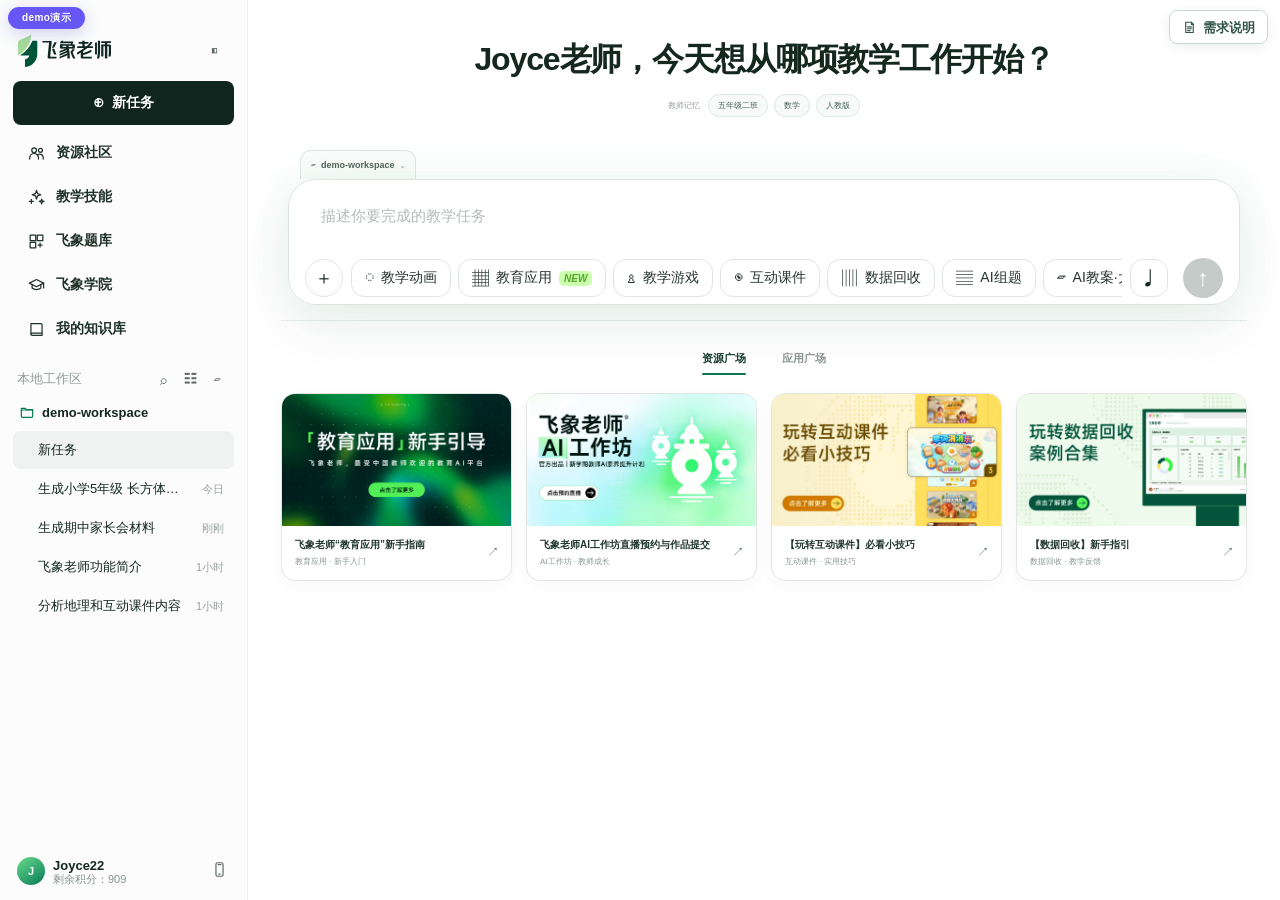
<file: index.html>
<!doctype html>
<html lang="zh-CN">
  <head>
    <meta charset="UTF-8" />
    <meta name="viewport" content="width=device-width,initial-scale=1" />
    <title>飞象老师</title>
    <script>location.replace(new URL('./new-task/index.html', location.href).pathname)</script>
  </head>
  <body></body>
</html>
</file>
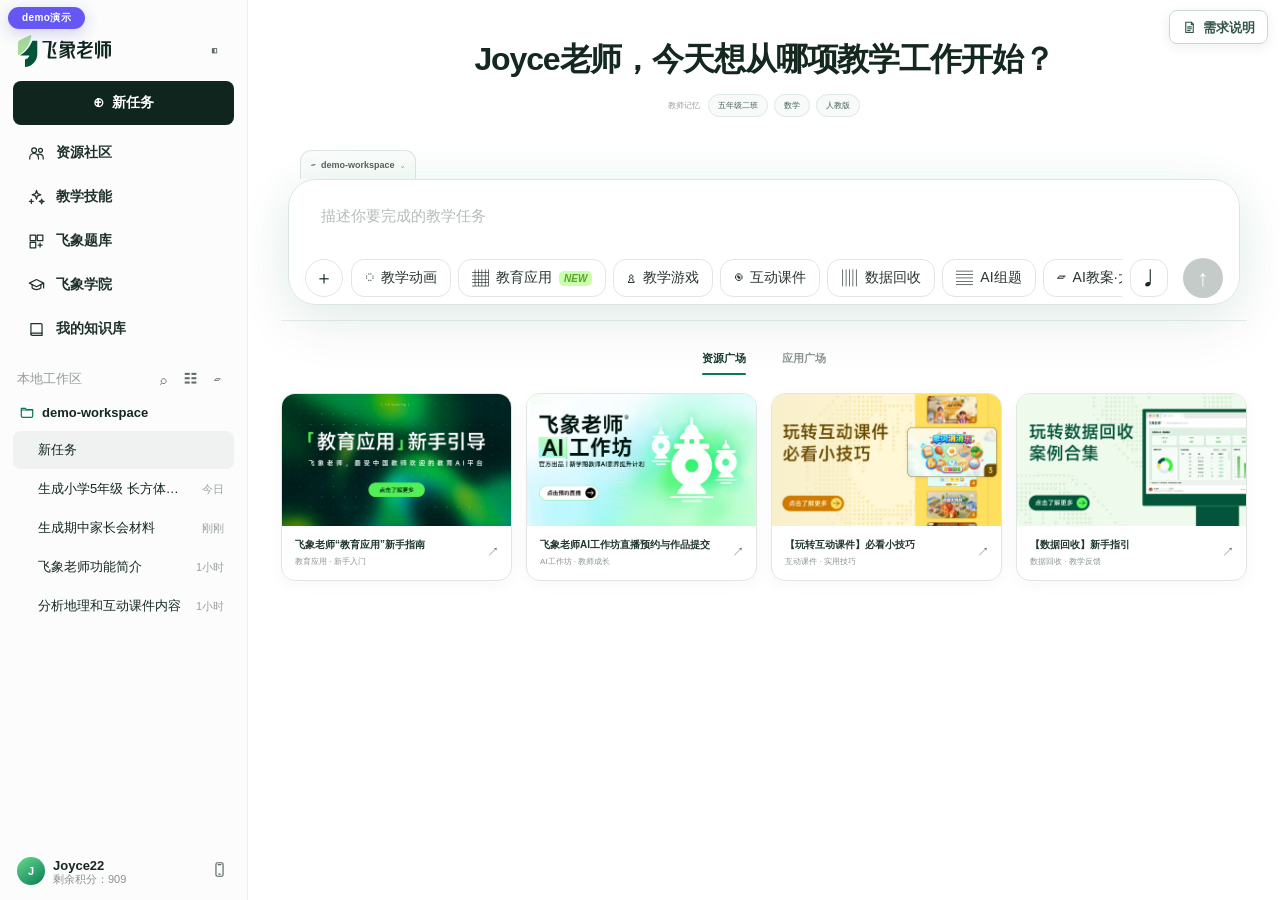
<file: new-task/index.html>
<!doctype html>
<html lang="zh-CN">
  <head>
    <meta charset="UTF-8" />
    <meta name="viewport" content="width=device-width,initial-scale=1" />
    <meta name="theme-color" content="#ffffff" />
    <title>飞象老师本地端｜demo演示</title>
    <link rel="stylesheet" href="./styles.css?v=20260914knowledge2" />
    <link rel="stylesheet" href="./practice-demo.css?v=20260908flow26" />
    <link rel="stylesheet" href="./ui-fixes.css?v=20260910skills2" />
    <link rel="stylesheet" href="./question-workbench-v3.css?v=20261010wb94" />
    <link rel="stylesheet" href="./requirements-panel.css?v=20261010prd19" />
  </head>
  <body>
    <div class="demo-badge">demo演示</div>
    <div class="app-shell" id="appShell">
      <aside class="sidebar">
        <header class="brand-row">
          <img src="./assets/logo.svg" alt="飞象老师" />
          <button class="icon-button" aria-label="收起侧边栏" data-tooltip="收起侧边栏">◧</button>
        </header>

        <button class="new-task" id="newTaskButton"><span>⊕</span> 新任务</button>
        <a class="knowledge-entry community-entry" href="https://djxky.github.io/fx-community/" target="_blank" rel="noopener noreferrer"><span aria-hidden="true"><svg viewBox="0 0 24 24"><circle cx="9" cy="8" r="3"/><circle cx="17" cy="8" r="2.5"/><path d="M3.5 19v-1.5A5.5 5.5 0 0 1 9 12h0a5.5 5.5 0 0 1 5.5 5.5V19M14 13.2a4.5 4.5 0 0 1 6.5 4V19"/></svg></span>资源社区</a>
        <button class="knowledge-entry product-entry" id="teachingSkillsEntry"><span aria-hidden="true"><svg viewBox="0 0 24 24"><path d="m12 3 1.35 4.15L17.5 8.5l-4.15 1.35L12 14l-1.35-4.15L6.5 8.5l4.15-1.35L12 3Z"/><path d="m18.5 14 .72 2.28 2.28.72-2.28.72L18.5 20l-.72-2.28L15.5 17l2.28-.72L18.5 14Z"/><path d="M5.5 14.5v5M3 17h5"/></svg></span>教学技能</button>
        <a class="knowledge-entry product-entry" href="./workbench.html"><span aria-hidden="true"><svg viewBox="0 0 24 24"><path d="M4 4h7v7H4zM13 4h7v7h-7zM4 13h7v7H4z"/><path d="M16.5 14v5M14 16.5h5"/></svg></span>飞象题库</a>
        <div class="knowledge-entry static-entry" aria-label="飞象学院"><span aria-hidden="true"><svg viewBox="0 0 24 24"><path d="m3 9 9-4.5L21 9l-9 4.5L3 9Z"/><path d="M6.5 11v4.2c2.8 2.5 8.2 2.5 11 0V11M21 9v6"/></svg></span>飞象学院</div>
        <button class="knowledge-entry product-entry" id="knowledgeEntry"><span aria-hidden="true"><svg viewBox="0 0 24 24"><path d="M5 4.5h12.5A1.5 1.5 0 0 1 19 6v13.5H6.5A1.5 1.5 0 0 1 5 18V4.5Z"/><path d="M5 18c0-.8.7-1.5 1.5-1.5H19"/></svg></span>我的知识库</button>

        <section class="workspace-section">
          <div class="section-title">
            <span>本地工作区</span>
            <span class="section-actions"><button aria-label="搜索">⌕</button><button aria-label="视图选项">☷</button><button aria-label="添加工作区">▱</button></span>
          </div>
          <div class="workspace-name"><span class="folder-icon" aria-hidden="true"><svg viewBox="0 0 24 24"><path d="M3.5 6.5h6l1.7 2h9.3v9.5a2 2 0 0 1-2 2h-13a2 2 0 0 1-2-2V6.5Z"/><path d="M3.5 9h17"/></svg></span> demo-workspace</div>
          <nav class="task-list" aria-label="工作区任务">
            <button class="task-item active" data-task="blank"><span>新任务</span></button>
            <button class="task-item" data-task="courseware-demo"><span>生成小学5年级 长方体…</span><small>今日</small></button>
            <button class="task-item" data-task="meeting"><span>生成期中家长会材料</span><small>刚刚</small></button>
            <button class="task-item" data-task="intro"><span>飞象老师功能简介</span><small>1小时</small></button>
            <button class="task-item" data-task="geography"><span>分析地理和互动课件内容</span><small>1小时</small></button>
          </nav>
        </section>

        <footer class="sidebar-footer">
          <div class="account-row">
            <button class="account-trigger" id="accountTrigger">
              <span class="avatar">J</span><span><b>Joyce22</b><small>剩余积分：909</small></span>
            </button>
            <button class="phone-button" aria-label="连接手机" data-tooltip="连接手机"><svg viewBox="0 0 24 24" aria-hidden="true"><rect x="7" y="2.5" width="10" height="19" rx="2"/><path d="M10 5h4M11 18.5h2"/></svg></button>
          </div>
        </footer>
      </aside>

      <main class="main-stage">
        <section class="conversation" id="conversationView">
          <header class="task-header" id="taskHeader">
            <div><h1>生成期中家长会材料</h1><span>demo演示 · 模拟数据 · 不调用 API</span></div>
            <button id="replayButton">重新播放</button>
          </header>
          <div class="message-scroll" id="messageScroll">
            <div class="message-column" id="messageColumn"></div>
          </div>
          <div class="composer-wrap">
            <div class="workspace-selector">▱ <b>demo-workspace</b>⌄</div>
            <div class="composer-card">
              <div class="composer-attachments-row composer-attachments-row--top" id="composerAttachmentsRowTop" hidden></div>
              <div class="composer-inline-row">
                <div class="composer-skill-slot" id="skillRow"></div>
                <textarea id="composerInput" placeholder="描述你要完成的教学任务"></textarea>
              </div>
              <div class="composer-meta-row" id="attachmentRow"></div>
              <div class="composer-actions">
                <button class="add-button" id="addButton" aria-label="添加">＋</button>
                <div class="composer-attachments-row composer-attachments-row--actions" id="composerAttachmentsRowActions" hidden></div>
                <div class="composer-quick-actions" aria-label="快捷教学能力">
                  <button type="button" data-composer-skill="教学动画"><span>◌</span>教学动画</button>
                  <button type="button" data-composer-skill="教育应用"><span>▦</span>教育应用<em>NEW</em></button>
                  <button type="button" data-composer-skill="教学游戏"><span>♙</span>教学游戏</button>
                  <button type="button" data-composer-skill="互动课件"><span>◉</span>互动课件</button>
                  <button type="button" data-composer-skill="数据回收"><span>▥</span>数据回收</button>
                  <button type="button" data-composer-skill="组题"><span>▤</span>AI组题</button>
                  <button type="button" data-composer-skill="教学设计"><span>▱</span>AI教案·大单元</button>
                </div>
                <button class="mode-button" id="modeButton">◉ 均衡模式⌄</button>
                <button class="voice-button" type="button" aria-label="语音输入">♩</button>
                <button class="send-button" id="sendButton" aria-label="发送" disabled>↑</button>
              </div>
            </div>
          </div>
        </section>

        <aside class="preview-pane" id="previewPane" aria-label="文件预览">
          <div class="preview-tabs" id="previewTabs"></div>
          <div class="preview-toolbar">
            <div class="preview-toolbar-actions">
              <button id="annotateButton" type="button" aria-pressed="false" aria-label="注释" title="注释">
                <svg viewBox="0 0 24 24" aria-hidden="true"><path fill="none" stroke="currentColor" stroke-width="1.8" stroke-linecap="round" stroke-linejoin="round" d="M4 20h4l10.5-10.5a2.1 2.1 0 0 0-3-3L5 17v3z"/><path fill="none" stroke="currentColor" stroke-width="1.8" stroke-linecap="round" stroke-linejoin="round" d="m13.5 6.5 3 3"/></svg>
              </button>
              <button id="zoomButton" type="button" aria-label="缩放" title="100%">
                <svg viewBox="0 0 24 24" aria-hidden="true"><circle fill="none" stroke="currentColor" stroke-width="1.8" cx="11" cy="11" r="7"/><path fill="none" stroke="currentColor" stroke-width="1.8" stroke-linecap="round" d="M21 21l-4.3-4.3M11 8v6M8 11h6"/></svg>
                <span class="preview-zoom-label">100%</span>
              </button>
              <a id="downloadButton" download aria-label="下载" title="下载">
                <svg viewBox="0 0 24 24" aria-hidden="true"><path fill="none" stroke="currentColor" stroke-width="1.8" stroke-linecap="round" stroke-linejoin="round" d="M12 4v11m-4-4 4 4 4-4M5 19h14"/></svg>
              </a>
              <a class="open-button" id="openButton" target="_blank" aria-label="在新窗口打开" title="打开">
                <svg viewBox="0 0 24 24" aria-hidden="true"><path fill="none" stroke="currentColor" stroke-width="1.8" stroke-linecap="round" stroke-linejoin="round" d="M14 5h5v5M10 14 19 5M19 14v5H5V5h5"/></svg>
              </a>
              <button class="close-preview" id="closePreview" type="button" aria-label="关闭预览" title="关闭">
                <svg viewBox="0 0 24 24" aria-hidden="true"><path fill="none" stroke="currentColor" stroke-width="1.8" stroke-linecap="round" d="M18 6 6 18M6 6l12 12"/></svg>
              </button>
            </div>
          </div>
          <div class="preview-body" id="previewBody"></div>
        </aside>
      </main>
      <section class="knowledge-panel" id="knowledgePanel" hidden></section>
    </div>

    <div class="popover add-menu" id="addMenu" hidden></div>
    <div class="popover mode-menu" id="modeMenu" hidden></div>
    <div class="popover account-menu" id="accountMenu" hidden>
      <div class="account-head"><span class="avatar">J</span><b>Joyce22</b></div>
      <div class="credit-line"><span>剩余积分</span><b>909</b></div>
      <button>⌁ <span>邀请好友</span></button>
      <button>⚙ <span>设置</span><kbd>⌘,</kbd></button>
      <button>↪ <span>退出登录</span></button>
    </div>

    <section class="question-picker" id="questionPicker" role="dialog" aria-modal="true" aria-labelledby="questionPickerTitle" hidden>
      <div class="question-picker-card">
        <header class="question-picker-header">
          <div><h2 id="questionPickerTitle">从题库添加</h2><p>按教材章节或知识点选题，加入当前对话</p></div>
          <div class="question-picker-actions">
            <span id="questionPickerCount">已选0道题</span>
            <button type="button" class="question-picker-cancel" id="questionPickerCancel">取消</button>
            <button type="button" class="question-picker-confirm" id="questionPickerConfirm">加入对话</button>
          </div>
        </header>
        <iframe id="questionPickerFrame" title="从题库选择题目"></iframe>
      </div>
    </section>

    <script src="./practice-demo.js?v=20260908flow37"></script>
    <script src="./question-workbench-v3.js?v=20261010wb94"></script>
    <script src="./app.js?v=20260914knowledge2"></script>
    <script src="./requirements-panel.js?v=20261010prd65"></script>
  </body>
</html>
</file>
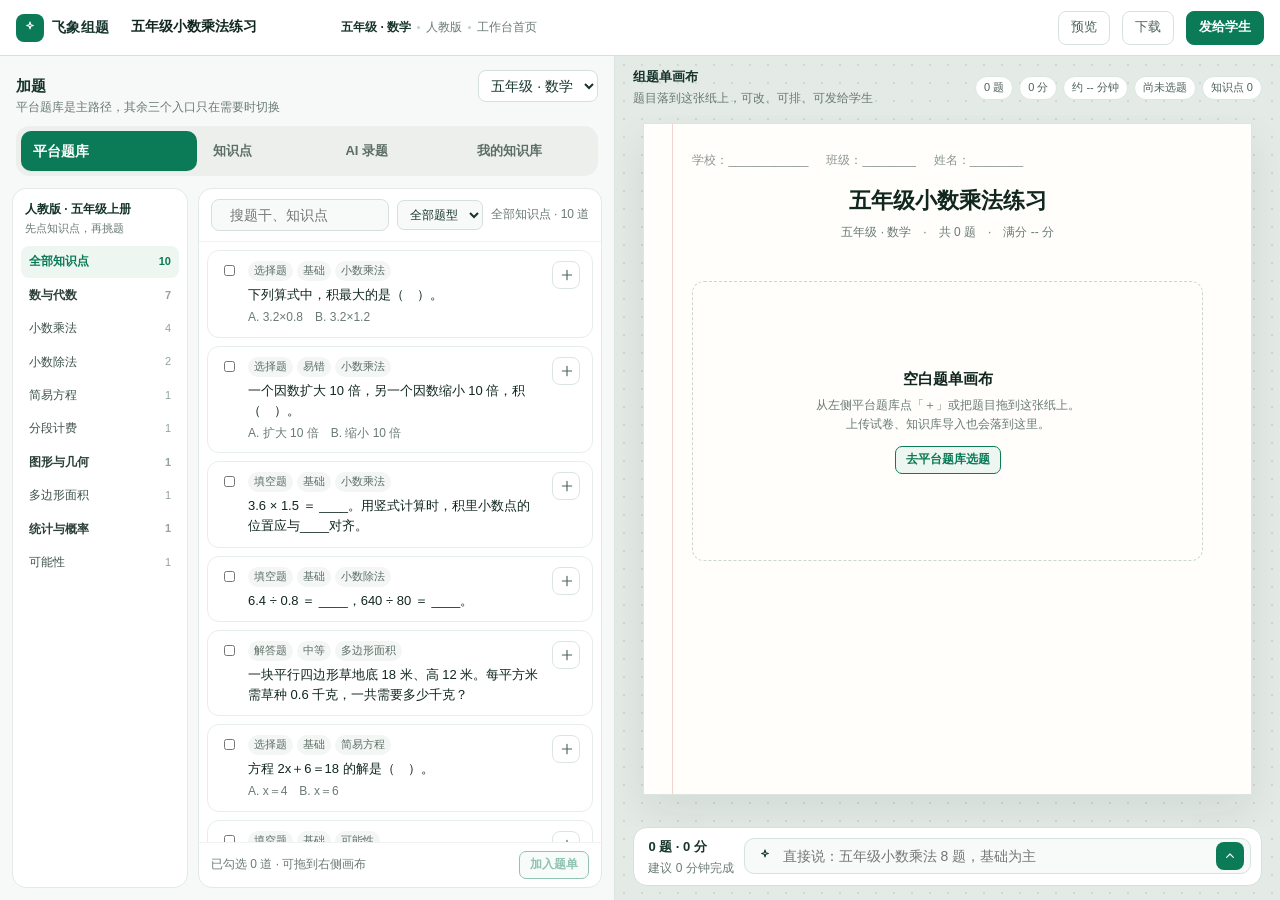
<file: new-task/assemble.html>
<!doctype html>
<html lang="zh-CN">
<head>
  <meta charset="utf-8">
  <meta name="viewport" content="width=device-width, initial-scale=1">
  <title>飞象组题 · 工作台</title>
  <style>
    :root {
      --ink: #16342c;
      --strong: #10261f;
      --muted: #6a7a73;
      --line: #d5e0db;
      --green: #0b7a56;
      --green-dark: #066348;
      --soft: #eef6f2;
      --canvas: #e4eae6;
      --paper: #fffefb;
      --danger: #b42318;
      --warn: #b54708;
    }
    * { box-sizing: border-box; }
    html, body { height: 100%; }
    body {
      margin: 0;
      color: var(--ink);
      background: #f3f6f4;
      font: 14px/1.45 -apple-system, BlinkMacSystemFont, "PingFang SC", "Hiragino Sans GB", "Microsoft YaHei", sans-serif;
    }
    button, input, textarea, select { font: inherit; color: inherit; }
    button { cursor: pointer; }
    button:disabled { cursor: not-allowed; opacity: .45; }
    svg { width: 16px; height: 16px; fill: none; stroke: currentColor; stroke-width: 1.7; stroke-linecap: round; stroke-linejoin: round; }

    .app { height: 100%; display: flex; flex-direction: column; min-width: 1100px; }

    .topbar {
      height: 56px;
      display: flex;
      align-items: center;
      gap: 12px;
      padding: 0 16px;
      background: #fff;
      border-bottom: 1px solid var(--line);
      flex: none;
    }
    .brand { display: flex; align-items: center; gap: 8px; font-weight: 750; letter-spacing: .02em; }
    .logo {
      width: 28px; height: 28px; border-radius: 8px;
      display: grid; place-items: center;
      background: var(--green); color: #fff;
    }
    .logo svg { width: 16px; height: 16px; }
    .title-edit {
      min-width: 180px; max-width: 320px;
      height: 34px; padding: 0 10px;
      border: 0; border-bottom: 1px solid transparent; outline: 0;
      background: transparent; color: var(--strong); font-weight: 650;
    }
    .title-edit:focus { border-bottom-color: #9ecbb8; }
    .meta { display: flex; align-items: center; gap: 6px; color: var(--muted); font-size: 12px; }
    .meta b { color: var(--ink); font-weight: 650; }
    .dot { width: 3px; height: 3px; border-radius: 50%; background: #c3d0ca; }
    .spacer { flex: 1; }
    .ghost, .primary {
      height: 34px; padding: 0 12px; border-radius: 8px; font-size: 13px;
    }
    .ghost { border: 1px solid #d5e3dc; background: #fff; color: #4d6158; }
    .ghost:hover { border-color: #b7cec3; color: var(--green); }
    .primary { border: 1px solid var(--green); background: var(--green); color: #fff; font-weight: 650; }
    .primary:hover { background: var(--green-dark); }

    .workspace {
      flex: 1; min-height: 0;
      display: grid;
      grid-template-columns: minmax(520px, 1fr) minmax(520px, 1.08fr);
    }

    /* ── Left picker ── */
    .picker {
      min-width: 0; min-height: 0;
      display: flex; flex-direction: column;
      background: #f7f9f8;
      border-right: 1px solid #dce6e1;
    }
    .picker-head {
      padding: 14px 16px 10px;
      display: flex; align-items: baseline; justify-content: space-between; gap: 12px;
    }
    .picker-head h1 { margin: 0; font-size: 15px; }
    .picker-head p { margin: 2px 0 0; color: var(--muted); font-size: 12px; }
    .subject-select {
      height: 32px; padding: 0 8px;
      border: 1px solid var(--line); border-radius: 8px; background: #fff;
    }

    .source-tabs {
      margin: 0 16px 12px;
      display: grid;
      grid-template-columns: 1.55fr .85fr .95fr 1.05fr;
      gap: 6px;
      padding: 5px;
      border-radius: 14px;
      background: #ecefec;
    }
    .source-tab {
      min-height: 54px;
      display: flex; flex-direction: column; align-items: flex-start; justify-content: center;
      gap: 1px;
      padding: 7px 10px;
      border: 0; border-radius: 10px;
      background: transparent;
      color: #5d6e66;
      text-align: left;
    }
    .source-tab small { font-size: 10px; color: #8a9891; font-weight: 500; }
    .source-tab b { font-size: 13px; font-weight: 650; }
    .source-tab--hero b { font-size: 14px; }
    .source-tab--hero { padding-left: 12px; }
    .source-tab:hover { color: var(--ink); background: #f7faf8; }
    .source-tab.on { background: #fff; color: var(--ink); box-shadow: 0 1px 0 rgba(16,38,31,.04); }
    .source-tab--hero.on {
      background: var(--green);
      color: #fff;
    }
    .source-tab--hero.on small { color: #d4efe4; }

    .picker-body { flex: 1; min-height: 0; display: flex; flex-direction: column; padding: 0 12px 12px; }

    .bank {
      flex: 1; min-height: 0;
      display: grid;
      grid-template-columns: 176px minmax(0, 1fr);
      gap: 10px;
    }
    .tree, .results, .panel {
      min-height: 0;
      border: 1px solid #e1eae5;
      border-radius: 14px;
      background: #fff;
    }
    .tree { display: flex; flex-direction: column; overflow: hidden; }
    .tree-title { padding: 12px 12px 8px; font-size: 12px; font-weight: 700; }
    .tree-title span { display: block; margin-top: 2px; color: var(--muted); font-size: 11px; font-weight: 400; }
    .tree-list { flex: 1; overflow: auto; padding: 0 8px 10px; }
    .tree-item {
      width: 100%;
      display: flex; align-items: center; justify-content: space-between;
      padding: 7px 8px; margin: 2px 0;
      border: 0; border-radius: 8px; background: transparent;
      color: #3f534b; font-size: 12px;
    }
    .tree-item.group { font-weight: 700; color: #2c4038; }
    .tree-item em { color: #93a39c; font-style: normal; font-size: 11px; }
    .tree-item:hover { background: #f3f7f5; }
    .tree-item.on { background: var(--soft); color: var(--green); font-weight: 700; }
    .tree-item.on em { color: var(--green); }

    .results { display: flex; flex-direction: column; overflow: hidden; }
    .results-head {
      display: flex; align-items: center; gap: 8px; flex-wrap: wrap;
      padding: 10px 12px; border-bottom: 1px solid #eef2f0;
    }
    .results-head b { font-size: 13px; }
    .results-head .count { margin-left: auto; color: var(--muted); font-size: 12px; }
    .filters { display: flex; gap: 6px; }
    .filters select {
      height: 30px; padding: 0 8px;
      border: 1px solid var(--line); border-radius: 7px; background: #f8faf9; font-size: 12px;
    }
    .search {
      height: 32px; display: flex; align-items: center; gap: 6px;
      padding: 0 10px; border: 1px solid var(--line); border-radius: 8px; background: #f8faf9; color: #8a9690;
      min-width: 160px; flex: 1;
    }
    .search:focus-within { background: #fff; border-color: #9ecbb8; }
    .search input { flex: 1; border: 0; outline: 0; background: transparent; color: var(--ink); }

    .q-list { flex: 1; overflow: auto; padding: 8px; display: grid; gap: 8px; align-content: start; }
    .qcard {
      display: grid; grid-template-columns: 18px 1fr auto;
      gap: 10px; align-items: start;
      padding: 10px 12px;
      border: 1px solid #e6eeea; border-radius: 12px;
      background: #fff; cursor: grab;
    }
    .qcard:hover { border-color: #c3d9ce; }
    .qcard.in-sheet { background: #f4faf7; border-color: #cfe4d9; }
    .qcard.dragging { opacity: .45; }
    .qcard-tags { display: flex; flex-wrap: wrap; gap: 4px; margin-bottom: 4px; }
    .tag {
      height: 20px; padding: 0 6px; border-radius: 999px;
      background: #f3f6f4; color: #5d6e66; font-size: 11px; display: inline-flex; align-items: center;
    }
    .tag.added { background: var(--soft); color: var(--green); font-weight: 650; }
    .qcard p { margin: 0; font-size: 13px; line-height: 1.55; color: var(--strong); }
    .qcard small { display: block; margin-top: 4px; color: var(--muted); font-size: 12px; }
    .qcard-ops { display: flex; flex-direction: column; gap: 6px; }
    .icon-btn {
      width: 28px; height: 28px; display: grid; place-items: center;
      border: 1px solid #dbe6e1; border-radius: 8px; background: #fff; color: #4d6158;
    }
    .icon-btn:hover { border-color: var(--green); color: var(--green); background: var(--soft); }
    .icon-btn.on { background: var(--green); border-color: var(--green); color: #fff; }

    .select-bar {
      display: flex; align-items: center; justify-content: space-between;
      padding: 8px 12px; border-top: 1px solid #eef2f0; font-size: 12px; color: var(--muted);
    }

    .panel { flex: 1; min-height: 0; overflow: auto; padding: 16px; }
    .kp-grid { display: grid; gap: 10px; }
    .kp-group { border: 1px solid #e6eeea; border-radius: 12px; padding: 12px; }
    .kp-group h3 { margin: 0 0 8px; font-size: 13px; }
    .kp-row {
      width: 100%; display: grid; grid-template-columns: 1fr auto auto;
      gap: 8px; align-items: center;
      padding: 8px 0; border: 0; border-top: 1px solid #f1f4f2; background: transparent; text-align: left;
    }
    .kp-row:first-of-type { border-top: 0; }
    .kp-row b { font-size: 13px; font-weight: 650; }
    .kp-row span { color: var(--muted); font-size: 12px; }
    .mini { height: 28px; padding: 0 10px; border: 1px solid #d5e3dc; border-radius: 7px; background: #fff; font-size: 12px; }
    .mini.primary { border-color: var(--green); background: var(--soft); color: var(--green); font-weight: 650; }
    .cover { font-size: 11px; color: var(--green); font-weight: 650; }
    .cover.off { color: #9aa7a1; font-weight: 500; }

    .dropzone {
      height: 210px; display: grid; place-items: center; text-align: center;
      border: 1.5px dashed #b7cec3; border-radius: 16px;
      background: linear-gradient(#f8fbf9, #f3f7f5);
      color: var(--green);
    }
    .dropzone b { display: block; font-size: 15px; margin-bottom: 4px; color: var(--strong); }
    .dropzone p { margin: 0; color: var(--muted); font-size: 12px; }
    .upload-list { margin-top: 14px; display: grid; gap: 8px; }
    .file-row {
      display: grid; grid-template-columns: 36px 1fr auto; gap: 10px; align-items: center;
      padding: 10px 12px; border: 1px solid #e6eeea; border-radius: 12px;
    }
    .file-ico { width: 36px; height: 36px; border-radius: 9px; display: grid; place-items: center; background: var(--soft); color: var(--green); font-weight: 800; font-size: 11px; }
    .file-row b { display: block; font-size: 13px; }
    .file-row small { color: var(--muted); }
    .parse-card { margin-top: 12px; padding: 12px; border-radius: 12px; background: #f7faf8; border: 1px solid #e1ebe6; }
    .parse-card h3 { margin: 0 0 8px; font-size: 13px; }
    .kb-row {
      width: 100%; display: grid; grid-template-columns: 1fr auto; gap: 10px; align-items: center;
      padding: 12px; margin-bottom: 8px;
      border: 1px solid #e6eeea; border-radius: 12px; background: #fff; text-align: left;
    }
    .kb-row:hover { border-color: #c3d9ce; }
    .kb-row b { display: block; }
    .kb-row small { color: var(--muted); }

    /* ── Right canvas ── */
    .canvas {
      min-width: 0; min-height: 0;
      display: flex; flex-direction: column;
      background:
        radial-gradient(circle, #cfd8d3 1px, transparent 1.2px) 0 0 / 18px 18px,
        var(--canvas);
    }
    .canvas-head {
      display: flex; align-items: center; justify-content: space-between;
      padding: 12px 18px 8px;
    }
    .canvas-head h2 { margin: 0; font-size: 13px; font-weight: 700; }
    .canvas-head span { color: var(--muted); font-size: 12px; }
    .health { display: flex; gap: 6px; flex-wrap: wrap; }
    .health i {
      font-style: normal; font-size: 11px; color: #4d6158;
      background: #fff; border: 1px solid #dbe6e1; border-radius: 999px; padding: 3px 8px;
    }

    .paper-scroll {
      flex: 1; min-height: 0; overflow: auto;
      padding: 8px 28px 24px;
    }
    .paper {
      width: min(720px, 100%);
      min-height: calc(100% - 8px);
      margin: 0 auto;
      padding: 28px 36px 40px;
      background: var(--paper);
      border: 1px solid #dce6e0;
      box-shadow: 0 18px 40px rgba(22, 52, 44, .08);
      position: relative;
    }
    .paper.over {
      outline: 2px solid var(--green);
      outline-offset: -2px;
      background: #f7fbf9;
    }
    .paper:before {
      content: "";
      position: absolute; left: 28px; top: 0; bottom: 0; width: 1px;
      background: #f1d4d0;
    }
    .paper-meta { display: flex; gap: 18px; color: #8b9691; font-size: 12px; margin: 0 0 10px 12px; }
    .paper-title {
      width: 100%; border: 0; outline: 0; background: transparent;
      text-align: center; font-size: 22px; font-weight: 750; color: var(--strong);
      font-family: "Songti SC", "Songti TC", "Noto Serif SC", serif;
      margin: 4px 0 6px;
    }
    .paper-sub { text-align: center; color: var(--muted); font-size: 12px; margin-bottom: 18px; }

    .empty-paper {
      margin: 40px 12px 0;
      min-height: 280px;
      display: grid; place-items: center; text-align: center;
      border: 1.5px dashed #c9d7d0; border-radius: 12px; color: var(--muted);
    }
    .empty-paper b { display: block; color: var(--strong); font-size: 15px; margin-bottom: 6px; }
    .empty-paper p { margin: 0 0 12px; font-size: 12px; line-height: 1.6; }

    .section-h {
      margin: 18px 0 8px 12px;
      font-size: 14px; font-weight: 750;
    }
    .sq {
      display: grid; grid-template-columns: 28px 1fr; gap: 8px;
      padding: 10px 8px 12px 12px;
      border-radius: 10px;
    }
    .sq:hover { background: #f6f8f7; }
    .sq-num {
      width: 24px; height: 24px; margin-top: 2px;
      border-radius: 50%; display: grid; place-items: center;
      background: var(--soft); color: var(--green); font-size: 12px; font-weight: 800;
    }
    .sq-text {
      font-family: "Songti SC", "Songti TC", "Noto Serif SC", serif;
      font-size: 15px; line-height: 1.7; outline: 0;
    }
    .sq-opts { margin-top: 4px; color: #44584f; font-size: 13px; }
    .sq-tools {
      display: none; gap: 6px; margin-top: 8px; align-items: center;
    }
    .sq:hover .sq-tools, .sq:focus-within .sq-tools { display: flex; }
    .sq-tools button {
      height: 26px; padding: 0 8px; border: 0; border-radius: 6px;
      background: #eef2f0; color: #4d6158; font-size: 11px;
    }
    .sq-tools button:hover { background: var(--soft); color: var(--green); }
    .sq-tools .danger:hover { background: #fdecea; color: var(--danger); }
    .src { margin-left: auto; color: #93a39c; font-size: 11px; }

    .dock {
      flex: none;
      display: flex; align-items: center; gap: 10px;
      margin: 0 18px 14px;
      padding: 8px 10px 8px 14px;
      border: 1px solid #d5e0db; border-radius: 14px;
      background: #fff;
    }
    .dock strong { font-size: 13px; }
    .dock span { color: var(--muted); font-size: 12px; }
    .ai-input {
      flex: 1; height: 36px; display: flex; align-items: center; gap: 8px;
      padding: 0 6px 0 12px;
      border: 1px solid #d5e3dc; border-radius: 10px; background: #f8faf9;
    }
    .ai-input input { flex: 1; border: 0; outline: 0; background: transparent; }
    .ai-send {
      width: 28px; height: 28px; border: 0; border-radius: 8px;
      background: var(--green); color: #fff; display: grid; place-items: center;
    }

    .toast {
      position: fixed; left: 50%; bottom: 24px;
      transform: translate(-50%, 12px);
      opacity: 0; pointer-events: none;
      background: #16342c; color: #fff;
      padding: 10px 16px; border-radius: 10px; font-size: 13px;
      transition: .2s ease;
      z-index: 20;
    }
    .toast.show { opacity: 1; transform: translate(-50%, 0); }

    @media (max-width: 1280px) {
      .source-tabs { grid-template-columns: 1.4fr 1fr 1fr 1fr; }
      .source-tab small { display: none; }
      .source-tab { min-height: 40px; }
    }
  </style>
</head>
<body>
  <div class="app" id="app"></div>
  <div class="toast" id="toast"></div>
  <input id="fileInput" type="file" accept=".doc,.docx,.pdf,.png,.jpg,.jpeg" hidden>
<script>
const $ = (s, r = document) => r.querySelector(s)
const svg = (d) => `<svg viewBox="0 0 24 24">${d}</svg>`
const icons = {
  mark: svg('<path d="m12 3 1.2 4L17 8.2l-3.8 1.2L12 13.4l-1.2-4L7 8.2l3.8-1.2L12 3Z"/>'),
  plus: svg('<path d="M12 5v14M5 12h14"/>'),
  check: svg('<path d="m5 12 4.2 4.2L19 7"/>'),
  spark: svg('<path d="m12 3 1.2 4L17 8.2l-3.8 1.2L12 13.4l-1.2-4L7 8.2l3.8-1.2L12 3Z"/>'),
  up: svg('<path d="m7 14 5-5 5 5"/>'),
  search: svg('<circle cx="10.5" cy="10.5" r="6"/><path d="m15 15 4.5 4.5"/>'),
}

const BANK = [
  { id:'b1', type:'选择题', kp:'小数乘法', diff:'基础', score:3, text:'下列算式中，积最大的是（　）。', options:['A. 3.2×0.8','B. 3.2×1.2','C. 0.32×12','D. 32×0.12'] },
  { id:'b2', type:'选择题', kp:'小数乘法', diff:'易错', score:3, text:'一个因数扩大 10 倍，另一个因数缩小 10 倍，积（　）。', options:['A. 扩大 10 倍','B. 缩小 10 倍','C. 不变','D. 无法确定'] },
  { id:'b3', type:'填空题', kp:'小数乘法', diff:'基础', score:3, text:'3.6 × 1.5 ＝ ____。用竖式计算时，积里小数点的位置应与____对齐。' },
  { id:'b4', type:'填空题', kp:'小数除法', diff:'基础', score:3, text:'6.4 ÷ 0.8 ＝ ____，640 ÷ 80 ＝ ____。' },
  { id:'b5', type:'解答题', kp:'多边形面积', diff:'中等', score:6, text:'一块平行四边形草地底 18 米、高 12 米。每平方米需草种 0.6 千克，一共需要多少千克？' },
  { id:'b6', type:'选择题', kp:'简易方程', diff:'基础', score:3, text:'方程 2x＋6＝18 的解是（　）。', options:['A. x＝4','B. x＝6','C. x＝8','D. x＝12'] },
  { id:'b7', type:'填空题', kp:'可能性', diff:'基础', score:2, text:'盒子里有 5 个红球和 1 个蓝球，任意摸一个，摸到____球的可能性更大。' },
  { id:'b8', type:'解答题', kp:'分段计费', diff:'提高', score:8, text:'某快递前 1 千克收费 12 元，超过部分每 0.5 千克收费 4 元。寄 2.8 千克物品需付多少元？' },
  { id:'b9', type:'选择题', kp:'小数除法', diff:'中等', score:3, text:'把 2.4 ÷ 0.6 转化成除数是整数的除法，正确的是（　）。', options:['A. 24 ÷ 6','B. 24 ÷ 0.6','C. 2.4 ÷ 6','D. 0.24 ÷ 6'] },
  { id:'b10', type:'解答题', kp:'小数乘法', diff:'中等', score:6, text:'商店里苹果 8.6 元/千克。买 2.5 千克，付给 50 元，应找回多少元？' },
]

const TREE = [
  ['全部知识点', 10, true],
  ['数与代数', 7, true],
  ['小数乘法', 4, false],
  ['小数除法', 2, false],
  ['简易方程', 1, false],
  ['分段计费', 1, false],
  ['图形与几何', 1, true],
  ['多边形面积', 1, false],
  ['统计与概率', 1, true],
  ['可能性', 1, false],
]

const PARENTS = { '数与代数':['小数乘法','小数除法','简易方程','分段计费'], '图形与几何':['多边形面积'], '统计与概率':['可能性'] }

const KB = [
  { id:'k1', title:'小数乘除法错题集', meta:'收藏题集 · 18 题 · 五年级上册', ids:['b1','b2','b4'] },
  { id:'k2', title:'2025 西城区期末卷', meta:'历史试卷 · 26 题 · 区级题库', ids:['b5','b8','b10'] },
  { id:'k3', title:'长方体互动课件配套练', meta:'校本资源 · 6 道配套题', ids:['b5','b7'] },
  { id:'k4', title:'五年级计算每日练', meta:'我的题单 · 12 题 · 昨天', ids:['b1','b3','b9'] },
]

const state = {
  tab: 'bank',
  kp: '全部知识点',
  type: '全部题型',
  q: '',
  selected: new Set(),
  sheet: [],
  title: '五年级小数乘法练习',
  parsing: false,
  parsed: [],
  dragId: '',
}

const uid = () => 's-' + Math.random().toString(36).slice(2, 8)
const toast = (t) => { const e = $('#toast'); e.textContent = t; e.classList.add('show'); clearTimeout(toast.t); toast.t = setTimeout(() => e.classList.remove('show'), 2000) }

function matchKp(item) {
  if (state.kp === '全部知识点') return true
  if (item.kp === state.kp) return true
  return PARENTS[state.kp]?.includes(item.kp)
}
function bankList() {
  const q = state.q.trim()
  return BANK.filter((item) => {
    const kp = matchKp(item)
    const type = state.type === '全部题型' || item.type === state.type
    const search = !q || item.text.includes(q) || item.kp.includes(q)
    return kp && type && search
  })
}
function addedIndex(id) {
  const i = state.sheet.findIndex((x) => x.sourceId === id)
  return i >= 0 ? i + 1 : 0
}
function meta() {
  const score = state.sheet.reduce((s, q) => s + q.score, 0)
  const minutes = Math.max(8, Math.round(state.sheet.length * 1.8))
  const types = {}
  const kps = new Set()
  state.sheet.forEach((q) => { types[q.type] = (types[q.type] || 0) + 1; kps.add(q.kp) })
  return { n: state.sheet.length, score, minutes, types, kps }
}
function cloneQ(src, extra = {}) {
  return { ...src, id: uid(), sourceId: src.id, source: extra.source || '平台题库', ...extra }
}
function addFromBank(ids, source = '平台题库') {
  let n = 0
  ids.forEach((id) => {
    if (addedIndex(id)) return
    const src = BANK.find((x) => x.id === id)
    if (!src) return
    state.sheet.push(cloneQ(src, { source }))
    n += 1
  })
  if (n) toast(`已加入题单 ${n} 道`)
  state.selected.clear()
  render()
}
function removeBySource(id) {
  state.sheet = state.sheet.filter((q) => q.sourceId !== id)
  render()
}
function groupedSheet() {
  const order = ['选择题', '填空题', '解答题']
  const groups = []
  order.forEach((type) => {
    const items = state.sheet.filter((q) => q.type === type)
    if (items.length) groups.push({ type, items })
  })
  return groups
}

function tabsMarkup() {
  const tabs = [
    ['bank', 'source-tab source-tab--hero', '主路径 · 1,280 题', '平台题库'],
    ['knowledge', 'source-tab', '按章节规划覆盖', '知识点'],
    ['upload', 'source-tab', '文件转结构化题', 'AI 录题'],
    ['mine', 'source-tab', '校本 / 收藏 / 历史', '我的知识库'],
  ]
  return `<div class="source-tabs" role="tablist">${tabs.map(([id, cls, sub, name]) =>
    `<button class="${cls} ${state.tab === id ? 'on' : ''}" data-tab="${id}"><small>${sub}</small><b>${name}</b></button>`
  ).join('')}</div>`
}

function bankMarkup() {
  const list = bankList()
  return `<div class="bank">
    <aside class="tree">
      <div class="tree-title">人教版 · 五年级上册<span>先点知识点，再挑题</span></div>
      <div class="tree-list">${TREE.map(([name, count, group]) =>
        `<button class="tree-item ${group ? 'group' : ''} ${state.kp === name ? 'on' : ''}" data-kp="${name}"><span>${name}</span><em>${count}</em></button>`
      ).join('')}</div>
    </aside>
    <div class="results">
      <div class="results-head">
        <label class="search">${icons.search}<input id="qSearch" placeholder="搜题干、知识点" value="${state.q}"></label>
        <div class="filters">
          <select id="typeFilter"><option ${state.type==='全部题型'?'selected':''}>全部题型</option><option ${state.type==='选择题'?'selected':''}>选择题</option><option ${state.type==='填空题'?'selected':''}>填空题</option><option ${state.type==='解答题'?'selected':''}>解答题</option></select>
        </div>
        <span class="count">${state.kp} · ${list.length} 道</span>
      </div>
      <div class="q-list">${list.map(qcard).join('') || '<div class="empty-paper"><b>没有符合条件的题</b><p>换一个知识点或题型试试</p></div>'}</div>
      <div class="select-bar">
        <span>已勾选 ${state.selected.size} 道 · 可拖到右侧画布</span>
        <button class="mini primary" data-add-selected ${state.selected.size ? '' : 'disabled'}>加入题单</button>
      </div>
    </div>
  </div>`
}

function qcard(q) {
  const n = addedIndex(q.id)
  const checked = state.selected.has(q.id)
  return `<article class="qcard ${n ? 'in-sheet' : ''}" draggable="true" data-drag="${q.id}">
    <input type="checkbox" data-sel="${q.id}" ${checked ? 'checked' : ''}>
    <div>
      <div class="qcard-tags">
        <span class="tag">${q.type}</span>
        <span class="tag">${q.diff}</span>
        <span class="tag">${q.kp}</span>
        ${n ? `<span class="tag added">已在题单 · 第 ${n} 题</span>` : ''}
      </div>
      <p>${q.text}</p>
      ${q.options ? `<small>${q.options.slice(0,2).join('　')}</small>` : ''}
    </div>
    <div class="qcard-ops">
      <button class="icon-btn ${n ? 'on' : ''}" data-quick="${q.id}" title="${n ? '移出题单' : '加入题单'}">${n ? icons.check : icons.plus}</button>
    </div>
  </article>`
}

function knowledgeMarkup() {
  const covered = new Set(state.sheet.map((q) => q.kp))
  const groups = Object.entries(PARENTS)
  return `<div class="panel"><div class="kp-grid">${groups.map(([parent, children]) => `
    <section class="kp-group">
      <h3>${parent}</h3>
      ${children.map((name) => {
        const count = BANK.filter((q) => q.kp === name).length
        const inSheet = state.sheet.filter((q) => q.kp === name).length
        return `<div class="kp-row">
          <div><b>${name}</b><span>${count} 道飞象题${inSheet ? ` · 题单已有 ${inSheet}` : ''}</span></div>
          <em class="cover ${inSheet ? '' : 'off'}">${inSheet ? '已覆盖' : '未覆盖'}</em>
          <div>
            <button class="mini" data-goto-kp="${name}">看题库</button>
            <button class="mini primary" data-draw-kp="${name}">抽 3 题加入</button>
          </div>
        </div>`
      }).join('')}
    </section>`).join('')}</div></div>`
}

function uploadMarkup() {
  return `<div class="panel">
    <button class="dropzone" type="button" data-pick-file>
      <div>
        <b>把试卷、练习册或照片拖到这里</b>
        <p>支持 Word / PDF / 图片 · AI 拆题后变成可组卷的结构化题目</p>
      </div>
    </button>
    <div class="upload-list">
      <div class="file-row"><span class="file-ico">PDF</span><span><b>五年级上册小数乘法单元练.pdf</b><small>上次识别 12 题 · 可再次录入</small></span><button class="mini primary" data-reparse>重新识别</button></div>
    </div>
    ${state.parsing ? `<div class="parse-card"><h3>正在拆题…</h3><p>识别版式、切分题目、匹配知识点和答案。</p></div>` : ''}
    ${state.parsed.length ? `<div class="parse-card">
      <h3>识别出 ${state.parsed.length} 道题，确认后加入画布</h3>
      ${state.parsed.map((q) => `<p style="margin:8px 0;font-size:13px"><b>${q.type}</b> ${q.text}</p>`).join('')}
      <button class="primary" data-confirm-parse>确认录入并加入题单</button>
    </div>` : ''}
  </div>`
}

function mineMarkup() {
  return `<div class="panel">${KB.map((k) => `
    <button class="kb-row" data-import-kb="${k.id}">
      <span><b>${k.title}</b><small>${k.meta}</small></span>
      <span class="mini primary">导入题单</span>
    </button>`).join('')}</div>`
}

function paperMarkup() {
  const m = meta()
  if (!state.sheet.length) {
    return `<div class="empty-paper">
      <div>
        <b>空白题单画布</b>
        <p>从左侧平台题库点「＋」或把题目拖到这张纸上。<br>上传试卷、知识库导入也会落到这里。</p>
        <button class="mini primary" data-tab="bank">去平台题库选题</button>
      </div>
    </div>`
  }
  let n = 0
  const labels = { 选择题:'一、选择题', 填空题:'二、填空题', 解答题:'三、解答题' }
  return groupedSheet().map((g) => `
    <h3 class="section-h">${labels[g.type]}（每题 ${g.items[0].score} 分）</h3>
    ${g.items.map((q) => {
      n += 1
      return `<article class="sq" data-sid="${q.id}">
        <span class="sq-num">${n}</span>
        <div>
          <div class="sq-text" contenteditable="true">${q.text}</div>
          ${q.options ? `<div class="sq-opts">${q.options.join('　　')}</div>` : ''}
          <div class="sq-tools">
            <button data-move="${q.id}" data-dir="-1">上移</button>
            <button data-move="${q.id}" data-dir="1">下移</button>
            <button data-adapt="${q.id}">AI 改编</button>
            <button class="danger" data-del="${q.id}">删除</button>
            <span class="src">${q.source} · ${q.kp} · ${q.score} 分</span>
          </div>
        </div>
      </article>`
    }).join('')}
  `).join('')
}

function render() {
  const m = meta()
  const typeText = Object.entries(m.types).map(([k,v]) => k.replace('题','') + v).join(' / ') || '尚未选题'
  $('#app').innerHTML = `
    <header class="topbar">
      <div class="brand"><span class="logo">${icons.mark}</span>飞象组题</div>
      <input class="title-edit" id="sheetTitle" value="${state.title}">
      <div class="meta"><b>五年级 · 数学</b><span class="dot"></span><span>人教版</span><span class="dot"></span><span>工作台首页</span></div>
      <span class="spacer"></span>
      <button class="ghost" data-preview>预览</button>
      <button class="ghost" data-download>下载</button>
      <button class="primary" data-send>发给学生</button>
    </header>
    <div class="workspace">
      <section class="picker">
        <div class="picker-head">
          <div><h1>加题</h1><p>平台题库是主路径，其余三个入口只在需要时切换</p></div>
          <select class="subject-select"><option>五年级 · 数学</option><option>五年级 · 语文</option><option>七年级 · 数学</option></select>
        </div>
        ${tabsMarkup()}
        <div class="picker-body">
          ${state.tab === 'bank' ? bankMarkup() : state.tab === 'knowledge' ? knowledgeMarkup() : state.tab === 'upload' ? uploadMarkup() : mineMarkup()}
        </div>
      </section>
      <section class="canvas">
        <div class="canvas-head">
          <div><h2>组题单画布</h2><span>题目落到这张纸上，可改、可排、可发给学生</span></div>
          <div class="health"><i>${m.n} 题</i><i>${m.score || 0} 分</i><i>约 ${m.n ? m.minutes : '--'} 分钟</i><i>${typeText}</i><i>知识点 ${m.kps.size}</i></div>
        </div>
        <div class="paper-scroll">
          <div class="paper" id="paper">
            <div class="paper-meta"><span>学校：____________</span><span>班级：________</span><span>姓名：________</span></div>
            <input class="paper-title" value="${state.title}">
            <div class="paper-sub">五年级 · 数学　·　共 ${m.n} 题　·　满分 ${m.score || '--'} 分</div>
            ${paperMarkup()}
          </div>
        </div>
        <div class="dock">
          <div><strong>${m.n} 题 · ${m.score || 0} 分</strong><div><span>建议 ${m.n ? m.minutes : 0} 分钟完成</span></div></div>
          <label class="ai-input">${icons.spark}<input id="aiPrompt" placeholder="${m.n ? '再补 2 道小数乘法易错题' : '直接说：五年级小数乘法 8 题，基础为主'}"><button class="ai-send" data-ai-send>${icons.up}</button></label>
        </div>
      </section>
    </div>`
  bind()
}

function bind() {
  document.querySelectorAll('[data-tab]').forEach((el) => el.onclick = () => { state.tab = el.dataset.tab; render() })
  document.querySelectorAll('[data-kp]').forEach((el) => el.onclick = () => { state.kp = el.dataset.kp; render() })
  const search = $('#qSearch')
  if (search) search.oninput = (e) => { state.q = e.target.value; renderKeepFocus('qSearch') }
  const type = $('#typeFilter')
  if (type) type.onchange = (e) => { state.type = e.target.value; render() }
  document.querySelectorAll('[data-sel]').forEach((el) => el.onchange = () => {
    if (el.checked) state.selected.add(el.dataset.sel); else state.selected.delete(el.dataset.sel)
    render()
  })
  document.querySelectorAll('[data-quick]').forEach((el) => el.onclick = () => {
    const id = el.dataset.quick
    if (addedIndex(id)) { removeBySource(id); toast('已从题单移除'); return }
    addFromBank([id])
  })
  $('[data-add-selected]')?.addEventListener('click', () => addFromBank([...state.selected]))
  document.querySelectorAll('[data-goto-kp]').forEach((el) => el.onclick = () => { state.kp = el.dataset.gotoKp; state.tab = 'bank'; render() })
  document.querySelectorAll('[data-draw-kp]').forEach((el) => el.onclick = () => {
    const ids = BANK.filter((q) => q.kp === el.dataset.drawKp).slice(0, 3).map((q) => q.id)
    addFromBank(ids)
  })
  $('[data-pick-file]')?.addEventListener('click', () => $('#fileInput').click())
  $('[data-reparse]')?.addEventListener('click', simulateParse)
  $('[data-confirm-parse]')?.addEventListener('click', () => {
    state.parsed.forEach((q) => state.sheet.push(cloneQ(q, { source: 'AI录题' })))
    toast(`已录入 ${state.parsed.length} 道题`)
    state.parsed = []
    render()
  })
  document.querySelectorAll('[data-import-kb]').forEach((el) => el.onclick = () => {
    const pack = KB.find((k) => k.id === el.dataset.importKb)
    addFromBank(pack.ids, '我的知识库')
  })
  document.querySelectorAll('[data-del]').forEach((el) => el.onclick = () => {
    state.sheet = state.sheet.filter((q) => q.id !== el.dataset.del)
    render()
  })
  document.querySelectorAll('[data-move]').forEach((el) => el.onclick = () => {
    const i = state.sheet.findIndex((q) => q.id === el.dataset.move)
    const j = i + Number(el.dataset.dir)
    if (i < 0 || j < 0 || j >= state.sheet.length) return
    const [item] = state.sheet.splice(i, 1)
    state.sheet.splice(j, 0, item)
    render()
  })
  document.querySelectorAll('[data-adapt]').forEach((el) => el.onclick = () => {
    const q = state.sheet.find((x) => x.id === el.dataset.adapt)
    if (!q) return
    q.text = q.text.replace('（　）', '（生活情境）（　）')
    if (!q.text.includes('生活情境') && !q.text.includes('商店')) q.text = '结合生活情境：' + q.text
    q.source = 'AI 改编'
    toast('已生成一版改编，可继续改题干')
    render()
  })
  $('#sheetTitle')?.addEventListener('change', (e) => { state.title = e.target.value; render() })
  $('.paper-title')?.addEventListener('change', (e) => { state.title = e.target.value; render() })
  $('[data-ai-send]')?.addEventListener('click', runAi)
  $('#aiPrompt')?.addEventListener('keydown', (e) => { if (e.key === 'Enter') runAi() })
  $('[data-send]')?.addEventListener('click', () => toast(state.sheet.length ? '已生成学生作答链接（演示）' : '先往画布里加几道题'))
  $('[data-download]')?.addEventListener('click', () => toast('演示：导出 Word / PDF'))
  $('[data-preview]')?.addEventListener('click', () => toast('演示：打开学生端预览'))

  document.querySelectorAll('[data-drag]').forEach((el) => {
    el.addEventListener('dragstart', (e) => {
      state.dragId = el.dataset.drag
      el.classList.add('dragging')
      e.dataTransfer.setData('text/plain', state.dragId)
    })
    el.addEventListener('dragend', () => el.classList.remove('dragging'))
  })
  const paper = $('#paper')
  paper.addEventListener('dragover', (e) => { e.preventDefault(); paper.classList.add('over') })
  paper.addEventListener('dragleave', () => paper.classList.remove('over'))
  paper.addEventListener('drop', (e) => {
    e.preventDefault()
    paper.classList.remove('over')
    const id = e.dataTransfer.getData('text/plain') || state.dragId
    if (id) addFromBank([id])
  })
}

function renderKeepFocus(id) {
  const el = document.getElementById(id)
  const pos = el?.selectionStart
  render()
  const next = document.getElementById(id)
  if (next) { next.focus(); if (pos != null) next.setSelectionRange(pos, pos) }
}

function simulateParse() {
  state.parsing = true
  state.parsed = []
  render()
  setTimeout(() => {
    state.parsing = false
    state.parsed = [
      { id:'u1', type:'选择题', kp:'小数乘法', diff:'基础', score:3, text:'0.5 × 0.4 的积是（　）。', options:['A. 0.02','B. 0.2','C. 2','D. 20'] },
      { id:'u2', type:'填空题', kp:'小数乘法', diff:'中等', score:3, text:'一个长方形长 3.5 米，宽 2.4 米，面积是____平方米。' },
      { id:'u3', type:'解答题', kp:'小数乘法', diff:'中等', score:6, text:'牛奶 12.8 元/盒，买 3 盒应付多少元？' },
    ]
    state.tab = 'upload'
    toast('已识别 3 道题，待确认录入')
    render()
  }, 900)
}

function runAi() {
  const text = $('#aiPrompt')?.value.trim() || '再补 2 道小数乘法易错题'
  const pool = BANK.filter((q) => !addedIndex(q.id)).slice(0, 2)
  if (!pool.length) { toast('题库里能补的题已经用完'); return }
  pool.forEach((q) => state.sheet.push(cloneQ(q, { source: 'AI 补题' })))
  toast(`已按「${text}」补了 ${pool.length} 道题`)
  render()
}

$('#fileInput').addEventListener('change', simulateParse)
render()
</script>
</body>
</html>
</file>
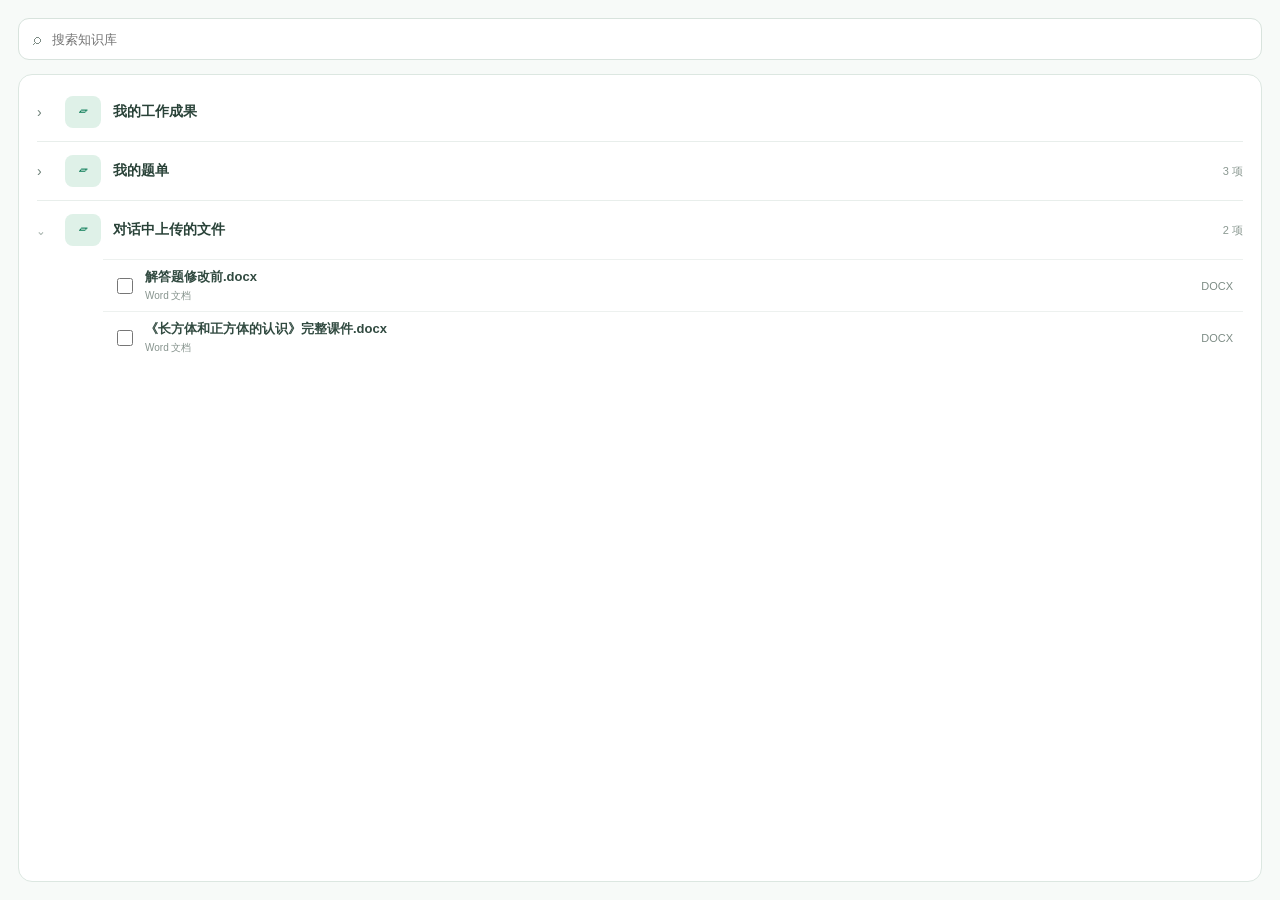
<file: new-task/knowledge-picker.html>
<!doctype html>
<html lang="zh-CN">
<head>
  <meta charset="UTF-8">
  <meta name="viewport" content="width=device-width,initial-scale=1">
  <title>从知识库添加</title>
  <link rel="stylesheet" href="./knowledge-picker.css?v=20260914knowledge1">
</head>
<body>
  <main class="knowledge-picker">
    <label class="knowledge-search"><span>⌕</span><input id="knowledgeSearch" type="search" placeholder="搜索知识库"></label>
    <section id="knowledgeFolders" class="knowledge-folders"></section>
  </main>
  <script src="./knowledge-picker.js?v=20260914knowledge1"></script>
</body>
</html>
</file>
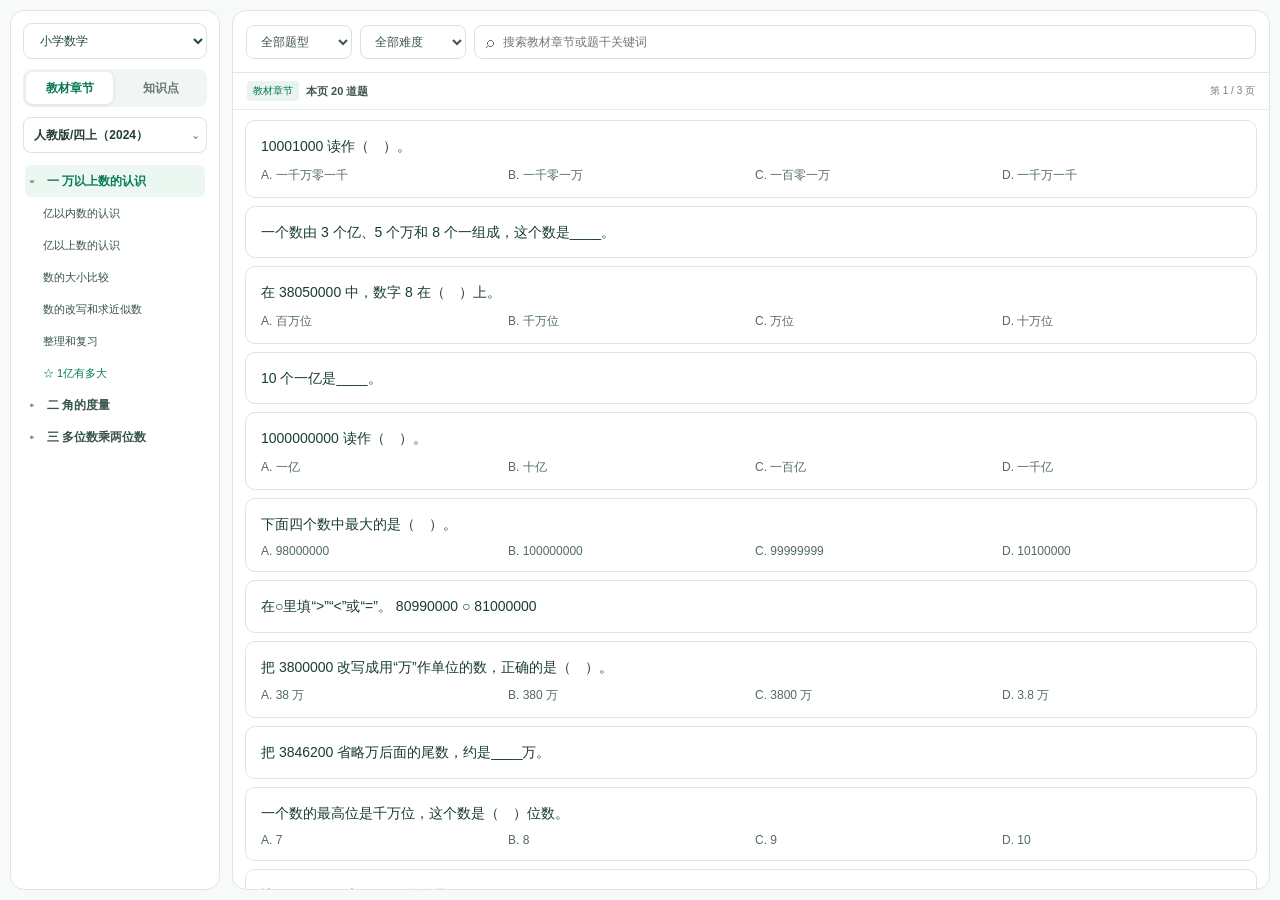
<file: new-task/question-picker.html>
<!doctype html>
<html lang="zh-CN">
<head>
  <meta charset="UTF-8">
  <meta name="viewport" content="width=device-width,initial-scale=1">
  <title>从题库添加</title>
  <link rel="stylesheet" href="./question-picker.css?v=20260914picker9">
  <style>
    .answer-panel p{margin:0}.answer-panel p+p{margin-top:5px;padding-top:5px;border-top:1px solid #dfeae4}
    .picker-page-info{position:sticky;top:-12px;z-index:8;display:flex;align-items:center;gap:7px;margin:-12px -12px 10px;padding:8px 14px;border-bottom:1px solid #e5ece8;background:rgba(255,255,255,.96);backdrop-filter:blur(5px);color:#718179;font-size:10px}.picker-page-info span{padding:3px 6px;border-radius:4px;background:#e9f4ee;color:#087a55}.picker-page-info b{color:#3e574b;font-size:11px}.picker-page-info em{margin-left:auto;font-style:normal}
    .picker-pagination{display:flex;align-items:center;justify-content:center;gap:12px;margin-top:10px;padding:14px;border:1px solid #dce8e2;border-radius:10px;background:#f8fbf9;color:#62756b;font-size:11px}.picker-unlock{display:flex;align-items:center;justify-content:center;gap:7px;margin-top:10px;padding:6px 0;color:#718179;font-size:11px}
    .picker-pagination button,.picker-unlock button{height:30px;padding:0 12px;border:1px solid #b9d6c8;border-radius:7px;background:#fff;color:#087a55;cursor:pointer}.picker-pagination button:disabled{opacity:.4;cursor:not-allowed}
    .picker-unlock>button{height:auto;padding:0;border:0;background:transparent;color:#087a55;font-weight:700;text-decoration:underline;text-underline-offset:2px}
    .unlock-overlay{position:fixed;inset:0;z-index:50;display:grid;place-items:center;background:rgba(25,40,33,.28);backdrop-filter:blur(2px)}.unlock-dialog{width:330px;padding:22px;border-radius:14px;background:#fff;box-shadow:0 18px 50px rgba(20,45,34,.22);text-align:center}.unlock-dialog>span{width:42px;height:42px;display:grid;place-items:center;margin:0 auto;border-radius:50%;background:#e5f4ec;color:#087a55;font-size:20px}.unlock-dialog h3{margin:10px 0 6px;color:#263f34;font-size:16px}.unlock-dialog p{margin:0;color:#6d7d75;font-size:12px;line-height:1.6}.unlock-dialog p b{color:#087a55}.unlock-dialog>div{display:flex;justify-content:center;gap:8px;margin-top:17px}.unlock-dialog button{height:34px;padding:0 15px;border:1px solid #d4dfd9;border-radius:8px;background:#fff;color:#52645b;cursor:pointer}.unlock-dialog button.primary{border-color:#087a55;background:#087a55;color:#fff}
  </style>
</head>
<body>
  <main class="picker-shell">
    <aside class="picker-sidebar">
      <select id="curriculum" aria-label="学段和学科"></select>
      <div id="chapterSubtabs" class="chapter-subtabs" role="tablist" aria-label="题库选题方式">
        <button type="button" role="tab" data-browse="chapter" aria-selected="true" class="active">教材章节</button>
        <button type="button" role="tab" data-browse="knowledge" aria-selected="false">知识点</button>
      </div>
      <div id="textbookPicker"></div>
      <nav id="knowledgeTree" aria-label="章节或知识点"></nav>
    </aside>
    <section class="picker-main">
      <header class="filter-bar">
        <select id="typeFilter" aria-label="题型"><option>全部题型</option><option>选择题</option><option>填空题</option><option>解答题</option></select>
        <select id="difficultyFilter" aria-label="难度"><option>全部难度</option><option>较易</option><option>基础</option><option>中等</option><option>提高</option><option>较难</option></select>
        <label class="search-box"><span>⌕</span><input id="questionSearch" type="search" placeholder="搜索教材章节或题干关键词"></label>
      </header>
      <div class="question-list" id="questionList"></div>
    </section>
  </main>
  <script src="./question-picker.js?v=20260914picker9"></script>
</body>
</html>
</file>
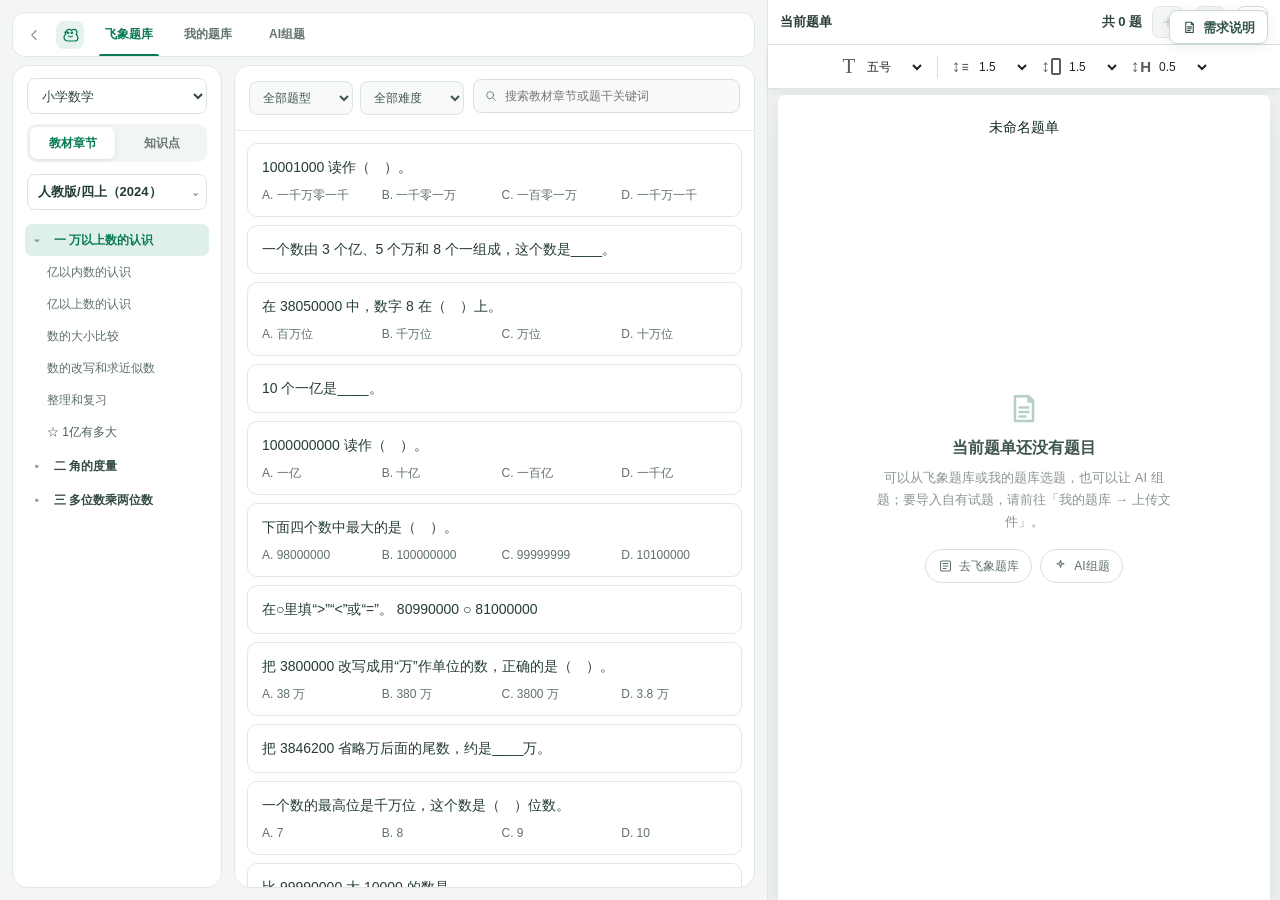
<file: new-task/workbench.html>
<!doctype html>
<html lang="zh-CN">
  <head>
    <meta charset="UTF-8" />
    <meta name="viewport" content="width=device-width,initial-scale=1" />
    <title>飞象题库</title>
    <link rel="stylesheet" href="./question-workbench-v3.css?v=20261010wb94" />
    <link rel="stylesheet" href="./requirements-panel.css?v=20261010prd19" />
  </head>
  <body>
    <script src="./question-workbench-v3.js?v=20261010wb94"></script>
    <script>
      window.FxQuestionWorkbenchV3?.open({ standalone: true })
    </script>
    <script src="./requirements-panel.js?v=20261010prd65"></script>
  </body>
</html>
</file>
<file: new-task/styles.css>
:root {
  color-scheme: light;
  --ink: #142820;
  --green: #0b4635;
  --accent: #11855f;
  --muted: #85908a;
  --line: #e6ebe8;
  --soft: #f5f7f6;
  font-family: -apple-system, BlinkMacSystemFont, "Segoe UI", "PingFang SC", "Microsoft YaHei", sans-serif;
}

* { box-sizing: border-box; }
html, body { width: 100%; height: 100%; margin: 0; overflow: hidden; background: #fff; color: var(--ink); }
button, textarea, a { font: inherit; }
button, a { -webkit-tap-highlight-color: transparent; }
button { color: inherit; }

.demo-badge {
  position: fixed; z-index: 1000; top: 7px; left: 8px; height: 22px; padding: 0 14px;
  display: flex; align-items: center; border-radius: 999px; background: #6657f5; color: #fff;
  font-size: 10px; font-weight: 700; letter-spacing: .04em; box-shadow: 0 4px 16px rgba(74,62,205,.24);
}

.app-shell { width: 100vw; height: 100vh; display: grid; grid-template-columns: 248px minmax(0,1fr); }
.sidebar { position: relative; display: flex; flex-direction: column; min-width: 0; padding: 31px 11px 10px; border-right: 1px solid #edf0ee; background: #fbfcfb; }
.brand-row { height: 40px; display: flex; align-items: center; justify-content: space-between; padding: 0 5px; }
.brand-row img { width: 100px; height: 32px; object-fit: contain; object-position: left center; }
.icon-button, .section-actions button, .phone-button { border: 0; background: transparent; cursor: pointer; color: #5f6a65; }
.icon-button { width: 30px; height: 30px; border-radius: 8px; }
.icon-button:hover, .section-actions button:hover, .phone-button:hover { background: #eef2f0; }
.new-task { width: 100%; height: 36px; margin-top: 10px; border: 0; border-radius: 8px; background: #10251e; color: #fff; cursor: pointer; font-size: 12px; font-weight: 650; }
.new-task span { margin-right: 5px; }
.knowledge-entry{width:100%;height:36px;display:flex;align-items:center;gap:9px;margin-top:2px;padding:0 12px;border:0;border-radius:8px;background:transparent;color:#20312a;cursor:pointer;text-align:left;text-decoration:none;font-size:11px;font-weight:600}.knowledge-entry:hover,.knowledge-entry.active{background:#f0f2f1}.knowledge-entry span{width:18px;display:grid;place-items:center;font-size:16px}.community-entry{margin-top:7px}.static-entry{cursor:default}.knowledge-entry svg{width:17px;height:17px;fill:none;stroke:currentColor;stroke-width:1.55;stroke-linecap:round;stroke-linejoin:round}
.knowledge-entry:focus{outline:none}.knowledge-entry:focus-visible{outline:2px solid #7ab39a;outline-offset:-2px}

.workspace-section { min-height: 0; margin-top: 15px; }
.section-title { height: 28px; display: flex; align-items: center; justify-content: space-between; padding: 0 4px; color: #959d99; font-size: 11px; }
.section-actions { display: flex; gap: 1px; }
.section-actions button { width: 26px; height: 26px; border-radius: 7px; }
.workspace-name { display: flex; align-items: center; gap: 7px; height: 32px; padding: 0 6px; font-size: 12px; font-weight: 550; }
.folder-icon { width: 16px; height: 16px; display: grid; place-items: center; flex: none; color: #087a55; }
.folder-icon svg { width: 16px; height: 16px; fill: none; stroke: currentColor; stroke-width: 1.8; stroke-linecap: round; stroke-linejoin: round; }
.task-list { display: grid; gap: 1px; }
.task-item { width: 100%; min-width: 0; height: 31px; display: flex; align-items: center; justify-content: space-between; gap: 8px; padding: 0 10px 0 25px; border: 0; border-radius: 8px; background: transparent; cursor: pointer; text-align: left; font-size: 11px; }
.task-item span { min-width: 0; overflow: hidden; text-overflow: ellipsis; white-space: nowrap; }
.task-item small { flex: none; color: #9ba39f; font-size: 9px; }
.task-item:hover, .task-item.active { background: #f0f2f1; }
.recent-section { margin-top: auto; padding-top: 8px; border-top: 1px solid #edf0ee; }
.recent-title { padding: 0 7px 7px; color: #9aa29e; font-size: 10px; }
.recent-demo { width: 100%; display: flex; align-items: center; gap: 8px; padding: 7px; border: 0; border-radius: 9px; background: transparent; cursor: pointer; text-align: left; }
.recent-demo:hover, .recent-demo.active { background: #f1f5f2; }
.recent-demo .sparkle { width: 24px; color: #11855f; text-align: center; }
.recent-demo b, .recent-demo small { display: block; max-width: 170px; overflow: hidden; text-overflow: ellipsis; white-space: nowrap; }
.recent-demo b { font-size: 10px; }
.recent-demo small { margin-top: 2px; color: #98a19c; font-size: 8px; }

.sidebar-footer { margin-top: auto; padding-top:7px; }
.workbench-link { width: 100%; height: 30px; display: flex; align-items: center; gap: 8px; padding: 0 7px; border: 0; background: transparent; cursor: pointer; color: #68736e; font-size: 11px; text-align: left; }
.account-row { display: flex; align-items: center; min-width: 0; }
.account-trigger { min-width: 0; flex: 1; display: flex; align-items: center; gap: 8px; padding: 5px 4px; border: 0; border-radius: 8px; background: transparent; cursor: pointer; text-align: left; }
.account-trigger:hover { background: rgba(19,55,43,.055); }
.avatar { width: 28px; height: 28px; display: grid; place-items: center; flex: none; border-radius: 50%; background: linear-gradient(145deg,#68db8d,#087a55); color: #fff; font-size: 11px; font-weight: 700; }
.account-trigger b, .account-trigger small { display: block; overflow: hidden; text-overflow: ellipsis; white-space: nowrap; }
.account-trigger b { font-size: 11px; line-height: 15px; }
.account-trigger small { color: #89928e; font-size: 8px; line-height: 12px; }
.phone-button { width: 30px; height: 30px; flex: none; border-radius: 8px; }
.phone-button svg{width:17px;height:17px;fill:none;stroke:currentColor;stroke-width:1.7;stroke-linecap:round;stroke-linejoin:round}

.main-stage { min-width: 0; min-height: 0; height: 100vh; display: flex; overflow: hidden; background: #fff; }
.knowledge-panel{position:fixed;inset:0 0 0 248px;z-index:50;overflow:hidden;background:#f8f9f7}.knowledge-panel[hidden]{display:none}.knowledge-panel iframe{display:block;width:calc(100% + 252px);height:100%;border:0;transform:translateX(-252px);background:#f8f9f7}.knowledge-frame-loading{position:absolute;inset:0;z-index:1;display:grid;place-items:center;background:#f8f9f7;color:#7d8c86;font-size:12px;pointer-events:none;transition:opacity .2s}.knowledge-panel.loaded .knowledge-frame-loading{opacity:0}
.knowledge-panel.plain-panel iframe{width:100%;transform:none}
.kb-paper-columns{grid-template-columns:minmax(340px,1fr) 150px 190px!important}.kb-paper-list article{grid-template-columns:42px minmax(280px,1fr) 150px 190px!important}.kb-paper-list article>div:last-child button.delete{border-color:#ead9d9;color:#a55454}
.kb-preview-page{height:100%;display:flex;flex-direction:column;overflow:hidden;background:#fff;color:#1f2e28}.kb-preview-top{height:58px;display:flex;align-items:center;justify-content:space-between;gap:18px;padding:0 22px;border-bottom:1px solid #edf0ee}.kb-preview-path{min-width:0;display:flex;align-items:center;gap:9px;color:#949c98;font-size:12px}.kb-preview-path button{width:28px;height:28px;border:0;background:transparent;color:#34483f;font-size:24px}.kb-preview-path i{font-style:normal}.kb-preview-path b{max-width:270px;overflow:hidden;color:#24362e;text-overflow:ellipsis;white-space:nowrap}.kb-preview-actions{display:flex;align-items:center;gap:8px}.kb-preview-actions label{width:230px;height:34px;display:flex;align-items:center;gap:7px;padding:0 13px;border-radius:18px;background:#f1f2f1;color:#7d8782}.kb-preview-actions input{width:100%;border:0;outline:0;background:transparent;font-size:12px}.kb-preview-actions>button{height:34px;padding:0 13px;border:1px solid #7d8983;border-radius:8px;background:#fff;color:#263a31;font-size:12px}.kb-preview-actions>button.edit{border-color:#2b6650;color:#17583f}.kb-preview-meta{flex:none;padding:14px 22px 18px}.kb-preview-meta>span{display:inline-block;padding:5px 9px;border-radius:14px;background:#f2f5f4;color:#53665c;font-size:10px}.kb-preview-meta h1{margin:12px 0 10px;font-size:19px;font-weight:500}.kb-preview-meta div{display:flex;gap:7px}.kb-preview-meta em{padding:4px 7px;border-radius:4px;background:#f0f2f1;color:#4f6058;font-size:10px;font-style:normal}.kb-document-stage{min-height:0;flex:1;overflow:auto;margin:0 18px 18px;padding:12px 18px 30px;border-radius:15px;background:#f0f2f1}.kb-document-paper{width:min(920px,100%);min-height:900px;margin:0 auto;padding:58px 74px;background:#fff;box-shadow:0 1px 5px rgba(28,45,37,.12)}.kb-doc-school{text-align:center;color:#78867f;font-size:11px}.kb-document-paper h2{margin:22px 0 8px;text-align:center;font-size:22px}.kb-doc-summary{text-align:center;color:#75827c;font-size:11px}.kb-doc-questions{margin-top:34px}.kb-doc-questions section{display:grid;grid-template-columns:24px 1fr;gap:8px;padding:15px 0}.kb-doc-questions section>b{color:#6d7c75;font-size:13px}.kb-doc-questions p{margin:0;color:#263930;font-size:14px;line-height:1.75}.kb-doc-questions small{display:block;margin-top:8px;color:#687a71;font-size:12px;line-height:1.6}
.kb-page{height:100%;overflow:auto;padding:54px 7.5% 70px;background:#fff;color:#1f2e28}.kb-tabs{display:flex;align-items:center;gap:42px}.kb-tabs>button{padding:8px 0;border:0;background:transparent;color:#89908d;font-size:20px;font-weight:700}.kb-tabs>button.active{color:#15251f}.kb-tabs>button span{font-size:15px}.kb-tabs label{width:310px;height:42px;display:flex;align-items:center;gap:9px;margin-left:auto;padding:0 20px;border-radius:23px;background:#f1f2f1;color:#7c8581}.kb-tabs input{width:100%;border:0;outline:0;background:transparent;font-size:14px}.kb-cloud-head,.kb-folder-head{display:flex;align-items:center;justify-content:space-between;margin-top:42px}.kb-cloud-head>div:first-child{display:flex;align-items:baseline;gap:6px}.kb-cloud-head b{font-size:18px}.kb-cloud-head span{color:#888f8c;font-size:16px}.kb-cloud-head>div:last-child{display:flex;gap:9px}.kb-cloud-head button{height:42px;padding:0 16px;border:1px solid #8d9692;border-radius:11px;background:#fff;font-size:14px}.kb-cloud-head button.primary{border-color:#14251e;background:#14251e;color:#fff}.kb-table-head{display:grid;grid-template-columns:minmax(340px,1fr) 150px 90px 54px;gap:18px;margin-top:30px;padding:0 2px 13px;color:#919895;font-size:14px}.kb-folder-list>button{width:100%;display:grid;grid-template-columns:54px minmax(280px,1fr) 150px 90px 54px;align-items:center;gap:18px;padding:18px 2px;border:0;border-bottom:1px solid #edf0ee;background:#fff;color:#1f2e28;text-align:left}.kb-folder-list>button:hover{background:#fafcfb}.kb-folder-list b{font-size:16px}.kb-folder-list time,.kb-folder-list em{color:#929996;font-size:14px;font-style:normal}.kb-folder-list>button>i{color:#7c8782;font-style:normal;opacity:0}.kb-folder-list>button:hover>i{opacity:1}.kb-folder-icon{position:relative;width:36px;height:32px;display:block;color:#6cbbed}.kb-folder-icon svg{width:36px;height:32px;fill:currentColor;stroke:#b7dff6;stroke-width:1}.kb-folder-icon i{position:absolute;inset:9px 0 0;text-align:center;color:#fff;font-size:12px;font-style:normal}.kb-folder-head{padding-bottom:16px;border-bottom:1px solid #e8ecea}.kb-folder-head>div{display:flex;align-items:center;gap:10px}.kb-folder-head button{width:32px;height:32px;border:0;border-radius:8px;background:#f2f5f3;color:#52645b;font-size:18px}.kb-folder-head i{color:#abb2ae;font-style:normal}.kb-folder-head b{font-size:18px}.kb-folder-head>span{color:#89948f;font-size:13px}.kb-paper-columns{grid-template-columns:minmax(340px,1fr) 110px 150px 110px;margin-top:18px}.kb-paper-list article{display:grid;grid-template-columns:42px minmax(280px,1fr) 110px 150px 110px;align-items:center;gap:18px;padding:16px 2px;border-bottom:1px solid #edf0ee}.kb-paper-icon{width:36px;height:36px;display:grid;place-items:center;border-radius:8px;background:#e8f4ee;color:#087a55;font-size:13px;font-weight:700}.kb-paper-list b,.kb-paper-list small{display:block}.kb-paper-list b{font-size:15px}.kb-paper-list small{margin-top:5px;color:#88948e;font-size:12px}.kb-paper-list em{color:#4f7665;font-size:12px;font-style:normal}.kb-paper-list time{color:#89938f;font-size:13px}.kb-paper-list article>div:last-child{display:flex;gap:6px}.kb-paper-list article>div:last-child button{height:30px;padding:0 10px;border:1px solid #d5e1db;border-radius:7px;background:#fff;color:#426251;font-size:12px}
.conversation { position: relative; min-width: 0; min-height: 0; height: 100%; flex: 1; display: flex; flex-direction: column; overflow: hidden; }
.task-header { height: 66px; display: flex; align-items: center; justify-content: space-between; padding: 0 22px; border-bottom: 1px solid var(--line); background: rgba(255,255,255,.96); }
.task-header h1 { margin: 0; font-size: 14px; line-height: 20px; }
.task-header span { display: block; margin-top: 2px; color: var(--accent); font-size: 9px; }
.task-header button { padding: 7px 11px; border: 1px solid #dfe5e1; border-radius: 9px; background: #fff; cursor: pointer; color: #52615a; font-size: 10px; }
.task-header button:hover { background: #f5f8f6; }
.message-scroll { min-height: 0; flex: 1; overflow-y: auto; scroll-behavior: smooth; }
.message-column { width: min(760px, calc(100% - 44px)); margin: 0 auto; padding: 25px 0 180px; }
.conversation.home-screen .task-header { display: none; }
.conversation.home-screen .message-scroll { position: relative; overflow-y: auto; }
.conversation.home-screen .message-column { width: 100%; min-height: 100%; padding: 0; }
.conversation.home-screen .composer-wrap { top: 188px; bottom: auto; width:min(960px,calc(100% - 70px)); }
.conversation.home-screen .composer-card { box-shadow:0 18px 50px rgba(22,54,42,.08); }
.conversation.home-screen .composer-card textarea { height:68px; font-size:13px; }
.home-page { width:min(1220px,calc(100% - 66px)); margin:0 auto; padding:38px 0 60px; }
.home-welcome { text-align:center; }
.home-welcome h2 { margin:0; font-size:27px; letter-spacing:-.035em; }
.home-welcome p { margin:8px 0 0; color:#84908a; font-size:11px; }
.teacher-memory { display:flex; align-items:center; justify-content:center; gap:6px; margin-top:12px; }
.teacher-memory>span { margin-right:2px; color:#99a29d; font-size:8px; }
.teacher-memory button { height:23px; padding:0 9px; border:1px solid #dde8e2; border-radius:999px; background:#f7faf8; color:#436057; font-size:8px; }
.home-composer-space { min-height: 120px; height: auto; }
.home-content-layout { display:block; }
.home-content-main { min-width:0; }
.conversation.home-screen.has-home-cases .home-content-layout { display:grid; grid-template-columns:minmax(0,1fr) 226px; align-items:start; gap:18px; }
.home-cases[hidden] { display:none; }
.home-cases { position:sticky; top:18px; width:100%; margin:0; padding:12px; border:1px solid #dfe7e2; border-radius:13px; background:#fbfcfb; animation:homeReveal .22s ease both; }
.home-cases .home-section-head { min-height:30px; align-items:flex-start; margin-bottom:9px; }
.home-cases .home-section-head h3 { display:grid; gap:3px; font-size:12px; }
.home-cases .home-section-head h3 small { color:#8b9690; font-size:8px; font-weight:400; line-height:1.4; }
.home-cases .home-section-head>div { gap:2px; }
.home-cases .home-section-head button { width:24px; height:24px; justify-content:center; padding:0; font-size:10px; }
.home-collections[hidden] { display:none; }
.home-collections { margin:0 0 27px; animation:homeReveal .22s ease both; }
.collection-shell { padding:15px 16px 16px; border:1px solid #dfe8e3; border-radius:14px; background:linear-gradient(135deg,#fbfdfc,#f7faf8); }
.collection-shell .home-section-head { margin-bottom:7px; }
.collection-grid { display:grid; grid-template-columns:repeat(4,minmax(0,1fr)); gap:8px; }
.collection-card { min-width:0; display:flex; align-items:center; gap:5px; padding:8px; border:1px solid #e0e8e3; border-radius:10px; background:#fff; box-shadow:0 3px 11px rgba(27,62,48,.035); }
.collection-card>button:first-child { min-width:0; flex:1; display:flex; align-items:center; gap:8px; padding:0; border:0; background:transparent; cursor:pointer; text-align:left; }
.collection-card b { overflow:hidden; font-size:9px; text-overflow:ellipsis; white-space:nowrap; }
.collection-icon { width:28px; height:28px; display:grid; place-items:center; flex:none; border-radius:8px; background:#e8f3ed; color:#0b7755; }
.collection-unfavorite { width:27px; height:27px; flex:none; border:0; border-radius:7px; background:transparent; color:#d39a27; cursor:pointer; }
.collection-empty,.skill-library-empty { display:grid; gap:4px; place-items:center; min-height:72px; color:#89948e; text-align:center; }
.collection-empty b,.skill-library-empty b { color:#53625b; font-size:10px; }.collection-empty span,.skill-library-empty span { font-size:8px; }
.home-section-head { min-height:28px; display:flex; align-items:center; justify-content:space-between; gap:16px; margin-bottom:11px; }
.home-section-head h3 { margin:0; color:#1c3028; font-size:14px; letter-spacing:-.01em; }
.home-section-head h3 span { margin-left:7px; color:#8d9892; font-size:9px; font-weight:500; }
.home-section-head>div { display:flex; align-items:center; gap:7px; }
.home-section-head button { height:26px; display:flex; align-items:center; gap:4px; padding:0 9px; border:0; border-radius:7px; background:transparent; color:#617069; cursor:pointer; font-size:9px; }
.home-section-head button:hover { background:#f1f5f3; color:#174837; }
.practice-case-grid { display:grid; grid-template-columns:1fr; gap:7px; }
.practice-case { min-width:0; height:54px; display:grid; grid-template-columns:65px minmax(0,1fr); align-items:stretch; padding:0; overflow:hidden; border:1px solid #e1e8e4; border-radius:9px; background:#fff; cursor:pointer; text-align:left; box-shadow:0 3px 12px rgba(26,58,46,.035); transition:border-color .16s,transform .16s; }
.practice-case:hover { border-color:#99c2af; transform:translateX(-2px); }
.practice-case-cover { position:relative; height:100%; display:block; overflow:hidden; background:#edf3f0; }
.practice-case-cover::after { content:""; position:absolute; inset:0; background:linear-gradient(180deg,rgba(8,30,22,0),rgba(8,30,22,.15)); pointer-events:none; }
.practice-case-cover img { width:100%; height:100%; display:block; object-fit:cover; object-position:top center; transition:transform .25s ease; }
.practice-case b { display:flex; align-items:center; overflow:hidden; padding:6px 8px; color:#22372f; font-size:8px; line-height:1.45; }
.home-skills { padding-top:2px; margin-top:22px; }
.conversation.teaching-skills-screen .composer-wrap { top:560px; bottom:auto; width:min(1220px,calc(100% - 48px)); }
.conversation.teaching-skills-screen .message-column { width:100%; padding:0; }
.conversation.teaching-skills-screen .composer-card { min-height:172px; border-color:#d4e3dc; border-radius:28px; }
.conversation.teaching-skills-screen .composer-inline-row textarea { min-height:92px; padding:20px 12px 0; font-size:17px; }
.conversation.teaching-skills-screen .composer-actions { height:58px; padding:0 24px 12px; }
.conversation.teaching-skills-screen .composer-quick-actions { display:none; }
.conversation.teaching-skills-screen .workspace-selector { height:42px; margin-left:20px; padding:0 18px; border-color:#d4e3dc; border-radius:15px 15px 0 0; font-size:13px; font-weight:650; }
.conversation.teaching-skills-screen .add-button,.conversation.teaching-skills-screen .send-button { width:43px; height:43px; font-size:25px; }
.conversation.teaching-skills-screen .mode-button { font-size:13px; }
.teaching-skills-home { width:min(1220px,calc(100% - 48px)); margin:0 auto; padding:32px 0 70px; }
.teaching-skills-home>header h1 { margin:0 0 44px; color:#152a21; font-size:34px; line-height:1.25; letter-spacing:-.04em; text-align:center; }
.teaching-skills-home .home-section-head { margin-bottom:22px; }
.teaching-skills-home .home-section-head h2 { display:flex; align-items:center; gap:20px; margin:0; color:#182e25; font-size:24px; }
.teaching-skills-home .home-section-head small { color:#a2aaa6; font-size:15px; font-weight:600; }
.teaching-skills-home .teaching-more { color:#65736d; font-size:14px; }
.teaching-skill-featured { grid-template-columns:repeat(4,minmax(0,1fr)); }
.teaching-skills-home .teaching-skill-card { height:142px; border-color:#d7e1dc; border-radius:20px; box-shadow:none; }
.teaching-skills-home .teaching-skill-main { grid-template-columns:44px minmax(0,1fr); gap:20px; padding:28px 40px 20px 22px; }
.teaching-skills-home .teaching-skill-icon { width:44px; height:44px; border-radius:12px; }
.teaching-skills-home .teaching-skill-icon svg { width:25px; height:25px; }
.teaching-skills-home .teaching-skill-title { font-size:18px; }
.teaching-skills-home .teaching-skill-copy small { font-size:13px; line-height:1.55; }
.teaching-skills-home .teaching-skill-favorite { top:17px; right:17px; font-size:25px; }
.teaching-plaza { margin-top:492px; padding-top:42px; }
.teaching-plaza .plaza-tabs button { height:44px; font-size:16px; }
.teaching-skill-grid { display:grid; grid-template-columns:repeat(5,minmax(0,1fr)); gap:10px; }
.home-skill-strip { grid-template-columns:repeat(5,minmax(150px,1fr)); overflow-x:auto; padding-bottom:3px; }
.teaching-skill-card { position:relative; min-width:0; height:112px; overflow:hidden; border:1px solid #dde5e1; border-radius:14px; background:#fff; text-align:left; box-shadow:0 4px 15px rgba(25,55,44,.035); transition:border-color .18s,box-shadow .18s,transform .18s; }
.teaching-skill-card:hover { border-color:#91bea9; box-shadow:0 8px 24px rgba(27,82,60,.08); }
.teaching-skill-main { width:100%; height:100%; display:grid; grid-template-columns:31px minmax(0,1fr); align-items:start; gap:10px; padding:18px 34px 14px 15px; border:0; background:transparent; cursor:pointer; text-align:left; }
.teaching-skill-main:focus { outline:none; }
.teaching-skill-main:focus-visible { outline:2px solid #7ab39a; outline-offset:-2px; }
.teaching-skill-icon { width:31px; height:31px; display:grid; place-items:center; border-radius:9px; background:#e8f3ed; color:#087a55; }
.teaching-skill-icon svg { width:19px; height:19px; fill:none; stroke:currentColor; stroke-width:1.65; stroke-linecap:round; stroke-linejoin:round; }
.teaching-skill-icon.grading { background:#edf4ff; color:#3e73a8; }.teaching-skill-icon.diagnosis { background:#f1edfb; color:#765ab0; }.teaching-skill-icon.practice { background:#fff4e6; color:#b2762d; }
.teaching-skill-copy { min-width:0; display:grid; gap:6px; }
.teaching-skill-title { display:block; padding-right:4px; color:#1a3027; font-size:11px; line-height:1.35; font-weight:750; }
.teaching-skill-copy small { display:-webkit-box; overflow:hidden; color:#78857f; font-size:8px; line-height:1.55; -webkit-box-orient:vertical; -webkit-line-clamp:3; }
.teaching-skill-favorite { position:absolute; z-index:2; right:8px; top:7px; width:29px; height:29px; padding:0; border:0; border-radius:8px; background:transparent; color:#9aa59f; cursor:pointer; font-size:17px; }
.teaching-skill-favorite:hover,.teaching-skill-favorite.active { color:#d59c2d; background:#fff7e7; }
@keyframes homeReveal { from { opacity:0; transform:translateY(5px); } to { opacity:1; transform:none; } }

.conversation.skill-library-screen .task-header,.conversation.skill-library-screen .composer-wrap { display:none; }
.conversation.skill-library-screen .message-column { width:100%; padding:0; }
.skill-library-page { width:min(1180px,calc(100% - 64px)); margin:0 auto; padding:42px 0 70px; }
.skill-library-page>header { margin-bottom:27px; }
.skill-library-page>header>span { display:inline-flex; height:25px; align-items:center; padding:0 9px; border-radius:999px; background:#e6f2ec; color:#087250; font-size:8px; font-weight:650; }
.skill-library-page h1 { margin:13px 0 8px; font-size:27px; letter-spacing:-.035em; }
.skill-library-page header p { margin:0; color:#7e8a84; font-size:11px; }
.skill-library-controls { display:grid; grid-template-columns:minmax(220px,360px) minmax(0,1fr) auto; align-items:center; gap:12px; margin-bottom:12px; }
.skill-library-controls label { height:36px; display:flex; align-items:center; gap:8px; padding:0 11px; border:1px solid #dfe6e2; border-radius:9px; background:#fff; color:#7e8b84; }
.skill-library-controls input { min-width:0; flex:1; border:0; outline:0; background:transparent; color:#283a32; font-size:10px; }
.skill-library-modes { display:flex; gap:6px; }
.skill-library-modes button,.skill-sort,.skill-category-row button { height:34px; padding:0 11px; border:1px solid #dfe6e2; border-radius:8px; background:#fff; color:#53635b; cursor:pointer; font-size:9px; }
.skill-library-modes button.active,.skill-category-row button.active { border-color:#9fc8b6; background:#eaf4ef; color:#096848; font-weight:650; }
.skill-sort { justify-self:end; }
.skill-category-row { display:flex; flex-wrap:wrap; gap:7px; margin:0 0 18px; padding:12px 0 15px; border-bottom:1px solid #e7ece9; }
.skill-category-row button { height:28px; border:0; background:#f4f7f5; }
.skill-library-grid { display:grid; grid-template-columns:repeat(4,minmax(0,1fr)); gap:14px; }
.skill-library-grid .teaching-skill-card.compact { height:118px; }
.skill-library-grid .teaching-skill-card.compact .teaching-skill-main { padding-top:20px; }
.home-plaza { margin-top:2px; padding-top:20px; border-top:1px solid #e8edea; }
.plaza-tabs { display:flex; justify-content:center; gap:28px; margin-bottom:18px; }
.plaza-tabs button { position:relative; height:34px; padding:0 4px; border:0; background:transparent; color:#8b9690; cursor:pointer; font-size:11px; font-weight:650; }
.plaza-tabs button.active { color:#173b2e; }
.plaza-tabs button.active::after { content:""; position:absolute; right:4px; bottom:0; left:4px; height:2px; border-radius:2px; background:#0a7653; }
.plaza-grid { display:grid; grid-template-columns:repeat(4,minmax(0,1fr)); gap:14px; }
.plaza-card { position:relative; min-width:0; overflow:hidden; border:1px solid #e0e7e3; border-radius:14px; background:#fff; color:inherit; text-decoration:none; box-shadow:0 4px 16px rgba(22,55,42,.035); transition:transform .18s,box-shadow .18s,border-color .18s; }
.plaza-card:hover { transform:translateY(-2px); border-color:#9bc2b0; box-shadow:0 10px 28px rgba(22,65,47,.09); }
.plaza-card-cover { height:132px; display:block; overflow:hidden; background:#eef3f0; }
.plaza-card-cover img { width:100%; height:100%; display:block; object-fit:cover; object-position:center; transition:transform .28s; }
.plaza-card:hover .plaza-card-cover img { transform:scale(1.025); }
.plaza-card-copy { min-width:0; display:grid; gap:4px; padding:12px 34px 13px 13px; }
.plaza-card-copy b { overflow:hidden; color:#20372e; font-size:10px; text-overflow:ellipsis; white-space:nowrap; }
.plaza-card-copy small { overflow:hidden; color:#8b9690; font-size:8px; text-overflow:ellipsis; white-space:nowrap; }
.plaza-card-arrow { position:absolute; right:12px; bottom:19px; color:#567168; font-size:12px; }
.skill-library-grid .skill-library-empty { grid-column:1/-1; min-height:260px; border:1px dashed #dce5e0; border-radius:14px; background:#fbfcfb; }
.skill-detail-overlay { position:absolute; z-index:45; inset:0; display:grid; place-items:center; padding:34px; background:rgba(16,37,30,.34); backdrop-filter:blur(5px); }
.skill-detail-card { width:min(100%,1040px); height:min(720px,calc(100vh - 68px)); overflow:hidden; border:1px solid rgba(255,255,255,.7); border-radius:20px; background:#fff; box-shadow:0 28px 80px rgba(10,38,27,.24); }
.skill-detail-card>header { height:52px; display:grid; grid-template-columns:34px minmax(0,1fr) 34px; align-items:center; gap:8px; padding:0 15px; border-bottom:1px solid #e5ebe7; color:#69766f; font-size:9px; }
.skill-detail-card>header button { width:32px; height:32px; border:0; border-radius:9px; background:transparent; color:#42534b; cursor:pointer; font-size:18px; }
.skill-detail-card>header button:hover { background:#f0f4f2; }
.skill-detail-layout { height:calc(100% - 52px); display:grid; grid-template-columns:minmax(330px,44%) minmax(0,56%); }
.skill-detail-copy { min-height:0; height:100%; display:flex; flex-direction:column; overflow:hidden; padding:54px 46px 40px; border-right:1px solid #e5ebe7; background:linear-gradient(145deg,#fff,#f8fbf9); }
.skill-detail-eyebrow { align-self:flex-start; height:25px; display:inline-flex; align-items:center; padding:0 9px; border-radius:999px; background:#e4f2eb; color:#09704f; font-size:8px; font-weight:650; }
.skill-detail-copy h2 { margin:16px 0 10px; color:#132a21; font-size:30px; letter-spacing:-.04em; }
.skill-detail-copy>p { margin:0; color:#68766f; font-size:11px; line-height:1.8; }
.skill-detail-points { display:grid; gap:11px; margin-top:27px; }
.skill-detail-points div { display:flex; align-items:center; gap:9px; color:#34483f; font-size:10px; }
.skill-detail-points span { width:21px; height:21px; display:grid; place-items:center; flex:none; border-radius:50%; background:#e1f0e8; color:#08714f; font-size:8px; }
.skill-generate-button { width:100%; height:44px; display:flex; align-items:center; justify-content:center; gap:8px; margin-top:auto; border:0; border-radius:11px; background:#0e3328; color:#fff; cursor:pointer; font-size:12px; font-weight:700; box-shadow:0 10px 24px rgba(13,57,42,.17); }
.skill-generate-button:hover { background:#07543b; }
.skill-detail-copy>small { margin-top:10px; color:#909a95; font-size:8px; text-align:center; }
.skill-detail-preview { min-width:0; min-height:0; height:100%; display:flex; flex-direction:column; overflow:hidden; padding:24px 28px 28px; background:#f3f6f4; }
.skill-detail-preview-head { display:flex; align-items:center; gap:11px; margin-bottom:13px; }
.skill-detail-preview-head>span { height:24px; display:inline-flex; align-items:center; padding:0 8px; border-radius:7px; background:#dfeee6; color:#08704f; font-size:8px; font-weight:700; }
.skill-detail-preview-head b,.skill-detail-preview-head small { display:block; }
.skill-detail-preview-head b { color:#23372f; font-size:10px; }.skill-detail-preview-head small { margin-top:3px; color:#83908a; font-size:8px; }
.skill-detail-image { min-height:0; flex:1; display:grid; place-items:center; overflow:hidden; border:1px solid #dce5e0; border-radius:13px; background:#e8eeea; box-shadow:0 8px 24px rgba(25,55,44,.08); }
.skill-detail-image img { width:100%; height:100%; display:block; object-fit:contain; background:#edf1ee; }
.practice-case-overlay { position:fixed; z-index:180; inset:0; display:grid; place-items:center; padding:24px; background:rgba(15,31,24,.38); backdrop-filter:blur(5px); }
.practice-detail-card { width:min(980px,calc(100vw - 48px)); height:min(760px,calc(100vh - 48px)); display:flex; flex-direction:column; overflow:hidden; border:1px solid rgba(255,255,255,.76); border-radius:24px; background:#fff; box-shadow:0 30px 90px rgba(9,35,25,.25); transition:width .2s,height .2s,border-radius .2s; }
.practice-case-overlay.maximized { padding:8px; }.practice-case-overlay.maximized .practice-detail-card { width:calc(100vw - 16px); height:calc(100vh - 16px); border-radius:16px; }
.practice-detail-card>header { display:flex; align-items:flex-start; gap:18px; padding:25px 28px 18px; }
.practice-detail-card>header>div { min-width:0; flex:1; }
.practice-detail-title { display:flex; align-items:center; gap:10px; }
.practice-detail-title h2 { margin:0; color:#142820; font-size:24px; letter-spacing:-.03em; }
.practice-detail-title button { width:32px; height:32px; padding:0; border:0; border-radius:9px; background:transparent; color:#6e7b75; cursor:pointer; font-size:25px; }
.practice-detail-title button:hover,.practice-detail-title button.active { background:#fff2e0; color:#d28d1d; }
.practice-detail-card header p { max-width:820px; margin:8px 0 12px; color:#68756f; font-size:11px; line-height:1.7; }
.practice-detail-skill { display:inline-flex; align-items:center; height:28px; padding:0 10px; border-radius:8px; background:#edf4f0; color:#315449; font-size:9px; font-weight:650; }
.practice-detail-close { width:34px; height:34px; flex:none; padding:0; border:0; border-radius:10px; background:transparent; color:#78837e; cursor:pointer; font-size:25px; }
.practice-detail-close:hover { background:#f1f4f2; }
.practice-detail-preview { min-height:0; flex:1; display:flex; flex-direction:column; margin:0 28px; overflow:hidden; border:1px solid #dfe6e2; border-radius:14px; background:#f2f5f3; }
.practice-preview-head { height:43px; display:flex; align-items:center; justify-content:space-between; gap:12px; padding:0 15px; border-bottom:1px solid #e1e7e3; background:#fff; }
.practice-preview-head span { overflow:hidden; color:#24372f; font-size:11px; font-weight:700; text-overflow:ellipsis; white-space:nowrap; }
.practice-preview-head small { flex:none; color:#8b9690; font-size:8px; }
.practice-preview-canvas { min-height:0; flex:1; display:grid; place-items:center; overflow:auto; padding:18px; }
.practice-preview-canvas img { display:block; max-width:100%; max-height:100%; object-fit:contain; border-radius:8px; background:#fff; box-shadow:0 8px 30px rgba(21,49,38,.12); }
.practice-detail-card>footer { height:72px; display:flex; align-items:center; justify-content:flex-end; gap:10px; padding:0 28px; }
.practice-detail-card>footer button { height:42px; border-radius:11px; cursor:pointer; }
.practice-maximize { width:44px; border:1px solid #dce3df; background:#fff; color:#31453c; font-size:20px; }
.practice-same { min-width:150px; display:flex; align-items:center; justify-content:center; gap:8px; padding:0 18px; border:0; background:#10251e; color:#fff; font-size:12px; font-weight:700; }
.practice-same:hover { background:#07543b; }
.home-demo-launcher { position: absolute; top: 67%; left: 50%; width: min(680px,calc(100% - 56px)); min-height: 62px; display: flex; align-items: center; gap: 12px; padding: 10px 14px; transform: translateX(-50%); border: 1px solid #dbe8e1; border-radius: 14px; background: linear-gradient(100deg,#f1faf5,#fbf8ef); color: #254037; cursor: pointer; text-align: left; box-shadow: 0 8px 24px rgba(36,75,59,.05); }
.home-demo-launcher:hover { border-color: #a9cbb9; box-shadow: 0 10px 28px rgba(36,75,59,.09); }
.home-demo-icon { width: 36px; height: 36px; display: grid; place-items: center; flex: none; border-radius: 10px; background: #dff2e7; color: #078259; font-size: 18px; }
.home-demo-launcher>span:nth-child(2) { min-width: 0; flex: 1; }
.home-demo-launcher b,.home-demo-launcher small { display: block; overflow: hidden; text-overflow: ellipsis; white-space: nowrap; }
.home-demo-launcher b { font-size: 12px; }.home-demo-launcher small { margin-top: 4px; color: #7f8c85; font-size: 9px; }
.home-demo-arrow { color: #325046; font-size: 18px; }
.user-message { width: min(620px,90%); margin-left: auto; padding: 13px 15px; border-radius: 17px; background: #f0f4f2; font-size: 12px; line-height: 1.65; }
.attachment-pill { display: flex; align-items: center; gap: 8px; margin-bottom: 9px; padding: 7px; border-radius: 10px; background: #fff; }
.attachment-pill i { width: 26px; height: 29px; display: grid; place-items: center; border-radius: 6px; background: #1d9a67; color: #fff; font-style: normal; font-weight: 700; }
.attachment-pill b, .attachment-pill small { display: block; }
.attachment-pill b { font-size: 10px; }.attachment-pill small { color: #8e9792; font-size: 8px; }
.assistant-message { display: flex; gap: 9px; margin-top: 19px; font-size: 12px; line-height: 1.6; }
.assistant-mark { width: 29px; height: 29px; display: grid; place-items: center; flex: none; border: 1px solid #e5ebe7; border-radius: 50%; color: #0b6046; }
.assistant-message p { margin: 5px 0 0; }
.stage-list { display: grid; gap: 6px; margin: 9px 0 0 38px; }
.stage-row { display: flex; align-items: center; gap: 9px; padding: 9px 11px; border-radius: 11px; background: #f8faf9; opacity: .42; transform: translateY(2px); transition: .22s ease; }
.stage-row.active, .stage-row.done { opacity: 1; transform: none; }
.stage-state { width: 20px; height: 20px; display: grid; place-items: center; flex: none; border-radius: 50%; background: #e1f1e8; color: #0a8058; font-size: 9px; }
.stage-row.active .stage-state { animation: pulse 1s infinite alternate; }
.stage-row b, .stage-row small { display: block; }.stage-row b { font-size: 10px; }.stage-row small { margin-top: 1px; color: #87918c; font-size: 8px; }
@keyframes pulse { to { transform: scale(.82); opacity: .55; } }
.result-block { margin: 15px 0 0 38px; padding: 14px; border: 1px solid #dfe9e3; border-radius: 15px; opacity: 0; transform: translateY(7px); transition: .25s ease; }
.result-block.visible { opacity: 1; transform: none; }
.result-block h3 { margin: 0; font-size: 12px; }.result-block>p { margin: 5px 0 11px; color: #75817b; font-size: 9px; }
.artifact-grid { display: grid; grid-template-columns: repeat(2,minmax(0,1fr)); gap: 7px; }
.artifact-card { min-width: 0; display: flex; align-items: center; gap: 8px; padding: 9px; border: 1px solid #e3e9e5; border-radius: 11px; background: #fff; cursor: pointer; text-align: left; }
.artifact-card:hover { border-color: #a9cbbb; background: #fbfdfc; }
.file-mark { width: 29px; height: 33px; display: grid; place-items: center; flex: none; border-radius: 7px; color: #fff; font-size: 11px; font-weight: 750; }
.file-mark.excel { background:#168457; }.file-mark.word { background:#3478d4; }.file-mark.ppt { background:#dc6040; }.file-mark.pdf { background:#ec4c4f; }
.artifact-card span:nth-child(2) { min-width: 0; flex: 1; }.artifact-card b, .artifact-card small { display:block; overflow:hidden; text-overflow:ellipsis; white-space:nowrap; }
.artifact-card b { font-size: 9px; }.artifact-card small { margin-top:2px; color:#8a948f; font-size:8px; }
.artifact-card em { color:#819089; font-style:normal; }

.question-steps{display:grid;gap:6px;margin:10px 0 0 38px}.question-step{display:flex;align-items:center;gap:9px;padding:9px 11px;border-radius:11px;background:#f8faf9}.question-step>span:first-child{width:20px;height:20px;display:grid;place-items:center;flex:none;border-radius:50%;background:#e1f1e8;color:#0a8058;font-size:9px}.question-step b,.question-step small{display:block}.question-step b{font-size:10px}.question-step small{margin-top:1px;color:#87918c;font-size:8px}
.question-source,.question-generator,.question-review,.question-result{margin:15px 0 0 38px;padding:14px;border:1px solid #dfe8e3;border-radius:15px;background:#fff}.question-source h3,.question-generator h3,.question-review h3,.question-result h3{margin:0;font-size:12px}.question-source>p,.question-generator>p,.question-review>p,.question-result>p{margin:5px 0 11px;color:#7b8781;font-size:9px}.question-choice-row{display:grid;grid-template-columns:repeat(2,minmax(0,1fr));gap:7px}.question-choice-row button{padding:9px;border:1px solid #dfe7e2;border-radius:10px;background:#fafbfa;text-align:left;cursor:pointer}.question-choice-row button:hover{border-color:#86b5a2;background:#f2f8f5}.question-choice-row b,.question-choice-row small{display:block}.question-choice-row b{font-size:10px}.question-choice-row small{margin-top:3px;color:#87928c;font-size:8px}
.question-summary{display:flex;align-items:center;gap:6px;margin:10px 0}.question-summary span{padding:4px 7px;border-radius:7px;background:#edf5f1;color:#286650;font-size:8px}.question-summary strong{margin-left:auto;font-size:9px}.question-list{display:grid;gap:6px}.question-card{display:grid;grid-template-columns:22px minmax(0,1fr) auto;gap:8px;align-items:start;padding:8px;border:1px solid #e2e8e4;border-radius:10px;background:#fff}.question-card[data-selected]{border-color:#a8cfbd;background:#f7fbf8}.question-check{width:19px;height:19px;border:1px solid #b9c6c0;border-radius:6px;background:#fff;cursor:pointer;font-size:9px}.question-card[data-selected] .question-check{border-color:#087a55;background:#087a55;color:#fff}.question-card h4{margin:0;font-size:9px;line-height:1.5}.question-tags{display:flex;flex-wrap:wrap;gap:4px;margin-top:5px}.question-tags span{padding:2px 5px;border-radius:5px;background:#f0f3f1;color:#6f7c76;font-size:7px}.question-tags span:last-child{color:#087a55}.question-card-actions{display:flex;gap:3px}.question-card-actions button{padding:4px 6px;border:0;border-radius:6px;background:#f2f5f3;color:#52625a;font-size:7px;cursor:pointer}
.question-footer{position:sticky;bottom:-166px;display:flex;align-items:center;justify-content:space-between;margin:12px -14px -14px;padding:10px 14px;border-top:1px solid #e6ebe8;border-radius:0 0 15px 15px;background:rgba(255,255,255,.96);font-size:8px}.question-primary,.question-secondary{height:30px;padding:0 11px;border:0;border-radius:8px;cursor:pointer;font-size:9px}.question-primary{background:#0c4a38;color:#fff}.question-primary:disabled{opacity:.4}.question-secondary{background:#edf3ef;color:#385347}.assistant-message.compact{margin-left:38px}.question-order-list{display:grid;gap:5px;margin-top:10px}.question-order{display:grid;grid-template-columns:24px minmax(0,1fr) 61px auto;align-items:center;gap:7px;padding:7px 8px;border-radius:8px;background:#f7f9f8}.question-order>span:first-child{width:21px;height:21px;display:grid;place-items:center;border-radius:6px;background:#e5f1ea;color:#087a55;font-size:8px}.question-order b{overflow:hidden;text-overflow:ellipsis;white-space:nowrap;font-size:8px}.question-order select{height:24px;border:1px solid #dce4df;border-radius:6px;background:#fff;font-size:8px}.question-order div{display:flex;gap:3px}.question-order button{width:23px;height:23px;border:0;border-radius:6px;background:#edf1ef;font-size:8px;cursor:pointer}.question-order button:disabled{opacity:.35}.question-files{display:grid;gap:6px}.question-file{display:flex;align-items:center;gap:8px;padding:9px;border:1px solid #dfe7e2;border-radius:10px;background:#fff;text-align:left;cursor:pointer}.question-file>span:nth-child(2){min-width:0;flex:1}.question-file b,.question-file small{display:block;overflow:hidden;text-overflow:ellipsis;white-space:nowrap}.question-file b{font-size:9px}.question-file small{margin-top:2px;color:#89938e;font-size:8px}.question-file em{font-style:normal;font-size:16px}
.question-preview-page{width:min(100%,760px);min-height:980px;padding:48px 55px;background:#fff;box-shadow:0 4px 20px rgba(25,41,34,.12);color:#202924;cursor:crosshair}.question-preview-page header{display:flex;justify-content:space-between;padding-bottom:12px;border-bottom:2px solid #164d3c;color:#557067;font-size:10px}.question-preview-page h1{margin:27px 0 8px;text-align:center;font-size:25px}.question-preview-meta{text-align:center;color:#7c8782;font-size:10px}.question-preview-page h2{margin:24px 0 10px;padding-left:9px;border-left:3px solid #17855f;font-size:15px}.question-preview-page section>p{min-height:34px;margin:0;padding:8px 0;border-bottom:1px dashed #e6e9e7;font-size:11px;line-height:1.65}.answer-grid{display:grid;grid-template-columns:repeat(2,minmax(0,1fr));gap:8px;margin-top:24px}.answer-grid article{display:grid;gap:5px;padding:10px;border:1px solid #e2e8e4;border-radius:9px}.answer-grid article b{color:#0b6f50;font-size:10px}.answer-grid article span{font-size:9px}.answer-grid article small{color:#84908a;font-size:8px}.spec-cards{display:grid;grid-template-columns:repeat(3,1fr);gap:8px;margin:26px 0}.spec-cards article{display:grid;gap:4px;padding:14px;border-radius:10px;background:#edf6f1;text-align:center}.spec-cards b{color:#0b6f50;font-size:18px}.spec-cards span{color:#738079;font-size:9px}.question-preview-page table{width:100%;border-collapse:collapse;font-size:10px}.question-preview-page th,.question-preview-page td{padding:9px;border:1px solid #dfe5e1;text-align:left}.question-preview-page th{background:#f1f6f3}.question-preview-page li{margin:8px 0;font-size:10px;line-height:1.6}

.learning-steps{display:grid;gap:6px;margin:10px 0 0 38px}.learning-step{display:flex;align-items:center;gap:9px;padding:9px 11px;border-radius:11px;background:#f8faf9}.learning-step>span:first-child{width:20px;height:20px;display:grid;place-items:center;flex:none;border-radius:50%;background:#e1f1e8;color:#0a8058;font-size:9px}.learning-step b,.learning-step small{display:block}.learning-step b{font-size:10px}.learning-step small{margin-top:1px;color:#87918c;font-size:8px}.learning-panel{margin:15px 0 0 38px;padding:14px;border:1px solid #dfe8e3;border-radius:15px;background:#fff}.learning-panel h3{margin:0;font-size:12px}.learning-panel>p{margin:5px 0 11px;color:#7b8781;font-size:9px}.learning-grid{display:grid;grid-template-columns:repeat(2,minmax(0,1fr));gap:7px}.learning-card{padding:10px;border:1px solid #e1e8e4;border-radius:10px;background:#fafbfa}.learning-card.selected{border-color:#a8cfbd;background:#f5faf7}.learning-card header{display:flex;justify-content:space-between;gap:7px}.learning-card b,.learning-card small{display:block}.learning-card b{font-size:9px}.learning-card small{margin-top:4px;color:#7f8b85;font-size:8px;line-height:1.5}.learning-card header span,.learning-summary span{padding:4px 7px;border-radius:7px;background:#e7f3ed;color:#087a55;font-size:7px}.learning-card.cluster{padding-left:13px;border-left:4px solid #58a685}.learning-card select,.learning-controls select{height:25px;margin-top:7px;border:1px solid #dce5e0;border-radius:7px;background:#fff;font-size:8px}.learning-actions{display:flex;justify-content:flex-end;gap:6px;margin-top:12px}.learning-actions button{height:29px;padding:0 10px;border:0;border-radius:8px;cursor:pointer;font-size:8px}.learning-actions .primary{background:#0c4a38;color:#fff}.learning-actions .secondary{background:#edf3ef;color:#385347}.learning-actions button:disabled{opacity:.4}.learning-summary{display:flex;gap:6px;flex-wrap:wrap;margin:10px 0}.learning-review{display:grid;gap:7px}.learning-review article{display:grid;grid-template-columns:25px minmax(0,1fr) auto;gap:8px;align-items:center;padding:9px;border:1px solid #e2e8e4;border-radius:9px}.learning-review i{width:23px;height:23px;display:grid;place-items:center;border-radius:6px;background:#e7f2ec;color:#087a55;font-size:8px;font-style:normal}.learning-review b,.learning-review small{display:block}.learning-review b{font-size:9px}.learning-review small{margin-top:3px;color:#7d8983;font-size:8px}.learning-review article>div{display:flex;gap:4px}.learning-review article button{height:25px;padding:0 7px;border:0;border-radius:6px;background:#f0f4f2;cursor:pointer;font-size:7px}.learning-review article button.picked{background:#087a55;color:#fff}.learning-controls{display:flex;gap:7px;margin:9px 0}.learning-controls label{display:grid;gap:3px;color:#7d8983;font-size:7px}.learning-questions{display:grid;gap:5px}.learning-questions>div{display:flex;align-items:center;gap:7px;padding:7px 8px;border-radius:8px;background:#f7f9f8}.learning-questions>div>span{width:20px;height:20px;display:grid;place-items:center;border-radius:5px;background:#e5f1ea;color:#087a55;font-size:7px}.learning-questions b{font-size:8px}.learning-questions em{margin-left:auto;padding:3px 5px;border-radius:5px;background:#fff;color:#7b8781;font-size:7px;font-style:normal}.learning-file{width:100%;display:flex;align-items:center;gap:8px;padding:9px;border:1px solid #dfe7e2;border-radius:10px;background:#fff;text-align:left;cursor:pointer}.learning-file>span:nth-child(2){min-width:0;flex:1}.learning-file b,.learning-file small{display:block;overflow:hidden;text-overflow:ellipsis;white-space:nowrap}.learning-file b{font-size:9px}.learning-file small{margin-top:2px;color:#89938e;font-size:8px}.learning-file em{font-style:normal;font-size:16px}
.learning-preview-page{width:min(100%,760px);min-height:980px;padding:48px 55px;background:#fff;box-shadow:0 4px 20px rgba(25,41,34,.12);color:#202924;cursor:crosshair}.learning-preview-page header{display:flex;justify-content:space-between;padding-bottom:12px;border-bottom:2px solid #164d3c;color:#557067;font-size:10px}.learning-preview-page h1{margin:27px 0 8px;text-align:center;font-size:24px}.learning-preview-meta{text-align:center;color:#7c8782;font-size:10px}.learning-preview-kpis{display:grid;grid-template-columns:repeat(4,1fr);gap:8px;margin:26px 0}.learning-preview-kpis article{display:grid;gap:5px;padding:13px;border-radius:9px;background:#edf6f1}.learning-preview-kpis b{color:#0b6f50;font-size:17px}.learning-preview-kpis span{color:#738079;font-size:8px}.learning-preview-page h2{margin:24px 0 10px;padding-left:9px;border-left:3px solid #17855f;font-size:15px}.learning-preview-page table{width:100%;border-collapse:collapse;font-size:9px}.learning-preview-page th,.learning-preview-page td{padding:9px;border:1px solid #dfe5e1;text-align:left}.learning-preview-page th{background:#f1f6f3}.learning-preview-page li{margin:8px 0;font-size:10px;line-height:1.6}

.composer-wrap { position: absolute; z-index: 10; left: 50%; bottom: 17px; width: min(730px,calc(100% - 44px)); transform: translateX(-50%); }
.workspace-selector { display: inline-flex; align-items: center; gap: 5px; height: 29px; margin-left: 12px; padding: 0 10px; border: 1px solid #dfe6e2; border-bottom: 0; border-radius: 11px 11px 0 0; background: rgba(250,252,251,.98); color: #52615a; font-size: 9px; }
.composer-card { border: 1px solid #dde5e0; border-radius: 18px; background: rgba(255,255,255,.96); box-shadow: 0 15px 40px rgba(25,54,43,.09); backdrop-filter: blur(12px); overflow: hidden; }
.composer-attachments-row { display:flex; flex-wrap:nowrap; align-items:center; gap:10px; overflow-x:auto; scrollbar-width:none; min-width:0; }
.composer-attachments-row[hidden] { display:none; }
.composer-attachments-row::-webkit-scrollbar { display:none; }
.composer-attachments-row--top { padding:10px 14px 0; flex-wrap:wrap; gap:12px; }
.composer-attachments-row--actions { flex:none; max-width:min(34vw,300px); padding:0; }
.composer-attachment-link { display:inline-flex; align-items:center; gap:4px; flex:none; max-width:min(42vw,320px); }
.composer-attachment-link .composer-attachment-text { border:0; background:transparent; padding:0; color:#1a6b52; text-decoration:underline; text-underline-offset:2px; font-size:13px; line-height:1.4; cursor:pointer; overflow:hidden; text-overflow:ellipsis; white-space:nowrap; max-width:min(38vw,280px); text-align:left; }
.composer-attachment-link .composer-attachment-text:hover { color:#0f5540; }
.composer-attachment-link .composer-attachment-remove { border:0; background:transparent; color:#9aa8a1; cursor:pointer; font-size:14px; line-height:1; padding:0 2px; flex:none; }
.composer-attachment-link .composer-attachment-remove:hover { color:#6b7872; }
.composer-inline-row { display:flex; align-items:flex-start; gap:8px; padding:12px 14px 0; min-height:0; }
.composer-skill-slot { display:flex; flex-wrap:wrap; gap:6px; flex:none; max-width:100%; }
.composer-skill-slot:empty { display:none; }
.composer-skill-slot .skill-chip { background:#fff; color:#1c3028; font-weight:600; border:1px solid transparent; background-image:linear-gradient(#fff,#fff),linear-gradient(120deg,#7fd3a6,#8cb6ff,#f5b27a); background-origin:border-box; background-clip:padding-box,border-box; border-radius:999px; height:28px; padding:0 10px; font-size:11px; }
.composer-skill-slot .skill-chip--compose { font-size:11px; }
.composer-meta-row { display:flex; flex-wrap:wrap; gap:6px; padding:8px 14px 0; }
.composer-meta-row:empty { display:none; }
.composer-meta-row .question-attachment { background:#edf5f1!important; color:#205c45!important; cursor:pointer; }
.composer-inline-row textarea { flex:1; min-width:0; width:auto; min-height:52px; max-height:108px; height:auto; display:block; resize:none; overflow-y:auto; padding:2px 0 0; border:0; outline:0; background:transparent; color:#26372f; font-size:12px; line-height:1.55; field-sizing:content; }
.composer-inline-row textarea::placeholder { color:#b5bcb8; }
.context-row { display: flex; flex-wrap: wrap; gap: 6px; padding: 8px 10px 0; }
.context-row:empty { display:none; }
.composer-skill-row { display:flex; flex-wrap:wrap; gap:6px; padding:12px 14px 0; }
.composer-skill-row:empty { display:none; }
.composer-attachment-row { display:flex; flex-wrap:wrap; gap:6px; padding:8px 14px 0; }
.composer-attachment-row:empty { display:none; }
.context-chip { display:flex; align-items:center; gap:5px; height:28px; padding:0 8px; border-radius:9px; background:#edf6f1; color:#127352; font-size:9px; }
.context-chip button { border:0; background:transparent; cursor:pointer; color:#7b8a83; }
.question-attachment { background:#edf5f1!important; color:#205c45!important; cursor:pointer; }
.question-attachment:hover { background:#dfeee6!important; box-shadow:0 0 0 1px #b8d6c7 inset; }
.question-attachment:focus-visible { outline:2px solid #4f8a70; outline-offset:2px; }
.composer-card textarea { width: 100%; min-height: 52px; max-height: 108px; height: auto; display: block; resize: none; overflow-y: auto; padding: 13px 16px 4px; border: 0; outline: 0; background: transparent; color: #26372f; font-size: 12px; field-sizing: content; }
.composer-card .composer-inline-row textarea { width: auto; min-height: 52px; max-height: 108px; height: auto; padding: 2px 0 0; }
.composer-card textarea::placeholder { color: #b5bcb8; }
.composer-actions { height: 42px; display: flex; align-items: center; gap: 8px; padding: 0 10px; }
.add-button { width: 29px; height: 29px; border: 0; border-radius: 50%; background: #f4f6f5; cursor: pointer; font-size: 18px; }
.mode-button { margin-left: auto; padding: 6px 8px; border: 0; border-radius: 8px; background: transparent; cursor: pointer; color: #52605a; font-size: 9px; }
.mode-button:hover { background: #f1f5f3; }
.send-button { width: 30px; height: 30px; margin-left: 7px; border: 0; border-radius: 50%; background: #aeb8b3; color: #fff; cursor: pointer; font-size: 18px; }
.send-button.ready { background: #10251e; }
.send-button:disabled { background: #aeb8b3; cursor: not-allowed; opacity: .72; }

.preview-pane { width: min(53vw,760px); min-width: 440px; min-height: 0; height: 100%; display: none; flex-direction: column; overflow: hidden; border-left: 1px solid var(--line); background: #f7f8f7; }
.app-shell.preview-open .preview-pane { display: flex; }
.preview-tabs { height: 43px; display: flex; align-items: stretch; overflow-x: auto; border-bottom: 1px solid var(--line); background: #fff; }
.preview-tab { min-width: 0; max-width: 205px; display: flex; align-items: center; gap: 7px; padding: 0 12px; border: 0; border-right: 1px solid #edf0ee; background: #fff; cursor: pointer; color: #67716c; font-size: 10px; }
.preview-tab.active { background: #f3f5f4; color: #182922; }
.preview-tab .tab-name { min-width: 0; overflow: hidden; text-overflow: ellipsis; white-space: nowrap; }
.preview-tab .tab-close { margin-left: auto; color: #919a95; }
.preview-toolbar { min-height: 50px; display: flex; align-items: center; justify-content: space-between; gap: 12px; padding: 0 14px; border-bottom: 1px solid var(--line); background: #fff; }
.preview-toolbar strong { min-width: 0; overflow: hidden; text-overflow: ellipsis; white-space: nowrap; font-size: 11px; }
.preview-toolbar>div { display: flex; align-items: center; gap: 6px; }
.preview-toolbar button, .preview-toolbar a { height: 30px; display: inline-flex; align-items: center; justify-content: center; padding: 0 9px; border: 1px solid #e0e5e2; border-radius: 8px; background: #fff; color: #405049; cursor: pointer; text-decoration: none; font-size: 9px; }
.preview-toolbar .open-button { min-width: 59px; background: #fff; color: #1b2a24; }
.preview-toolbar .close-preview { width: 30px; padding: 0; font-size: 17px; }
.preview-toolbar #annotateButton[aria-pressed="true"] { background:#e8f4ed;color:#087a55;border-color:#bcd8c8; }
.preview-body { min-height: 0; flex: 1; overflow: auto; padding: 24px; transform-origin: top center; }
.preview-body.external-preview{overflow:hidden;padding:0;background:#fff}.external-workbench-frame{display:block;width:100%;height:100%;border:0;background:#fff}
.page-stack { display: grid; justify-items: center; gap: 20px; }
.page-stack img { display: block; max-width: min(100%,920px); height: auto; background: #fff; box-shadow: 0 4px 20px rgba(25,41,34,.12); }
.annotatable{position:relative;max-width:100%;cursor:crosshair}.annotatable>img{display:block;max-width:100%;height:auto}.annotation-marker{position:absolute;width:24px;height:24px;transform:translate(-50%,-50%);border:2px solid #fff;border-radius:50%;background:#3d8cff;color:#fff;box-shadow:0 2px 7px rgba(20,50,90,.3);font-size:10px;font-weight:700;cursor:pointer}.annotation-editor{position:absolute;z-index:5;width:260px;display:flex;gap:6px;padding:8px;border:1px solid #dfe5e2;border-radius:11px;background:#fff;box-shadow:0 10px 30px rgba(20,40,32,.18)}.annotation-editor textarea{min-width:0;flex:1;height:52px;resize:none;border:0;outline:0;font-size:10px}.annotation-editor button{border:0;border-radius:8px;background:#07543b;color:#fff;cursor:pointer;font-size:10px}.annotation-editor [data-cancel]{background:transparent;color:#75817b}.annotation-reference{background:#eef5ff;color:#2d65b0}
.ppt-layout { min-height:100%; display:grid; grid-template-columns:88px minmax(0,1fr); gap:15px; }
.slide-thumbs { display:flex; flex-direction:column; gap:8px; }
.slide-thumb { padding:3px; border:2px solid transparent; border-radius:6px; background:#fff; cursor:pointer; }
.slide-thumb.active { border-color:#3d8cff; }.slide-thumb img { width:100%; display:block; }
.slide-canvas { display:flex; align-items:flex-start; justify-content:center; }.slide-canvas .annotatable{width:100%;max-width:960px}.slide-canvas img { width:100%; box-shadow:0 5px 24px rgba(24,39,33,.14); }

.popover { position: fixed; z-index: 100; border: 1px solid rgba(19,55,43,.12); border-radius: 15px; background: rgba(255,255,255,.985); box-shadow: 0 16px 45px rgba(20,43,34,.18); }
.popover[hidden] { display:none; }
.add-menu { width: 310px; max-height: 470px; overflow:auto; padding: 9px; }
.menu-search{height:34px;margin:0 5px 2px;padding:0 10px;display:flex;align-items:center;gap:7px;border:1px solid #dce6e0;border-radius:9px;color:#839088;background:#f8faf9}.menu-search input{width:100%;border:0;outline:0;background:transparent;font:inherit}.menu-icon-book{font-size:17px;font-weight:800}
.menu-title { padding: 4px 8px 9px; color: #8a938e; font-size: 11px; }.menu-section-title { padding: 14px 8px 6px; color:#8a938e; font-size:10px; }
.add-menu button, .mode-menu button { width:100%; display:flex; align-items:center; gap:9px; padding:8px; border:0; border-radius:10px; background:transparent; cursor:pointer; text-align:left; }
.add-menu button:hover, .mode-menu button:hover { background:#eef5f1; }
.menu-icon { width:27px;height:27px;display:grid;place-items:center;flex:none;border-radius:8px;background:#e9f4ee;color:#0c7955; }
.add-menu b,.add-menu small,.mode-menu b,.mode-menu small { display:block; }.add-menu b,.mode-menu b { font-size:10px; }.add-menu small,.mode-menu small { color:#8b948f;font-size:8px; }
.mode-menu { width: 240px; padding: 8px; }.mode-menu>div { padding:4px 8px 8px;color:#88928d;font-size:10px; }
.account-menu { width: 238px; padding: 7px; }
.account-head { display:flex;align-items:center;gap:9px;padding:5px 7px 10px;border-bottom:1px solid #edf0ee;font-size:12px; }
.credit-line { display:flex;justify-content:space-between;padding:9px 8px 6px;color:#68746e;font-size:11px; }.credit-line b { color:#087a55; }
.account-menu>button { width:100%;height:34px;display:flex;align-items:center;gap:8px;padding:0 8px;border:0;border-radius:9px;background:transparent;cursor:pointer;text-align:left;font-size:11px; }
.account-menu>button:hover { background:#eff6f2; }.account-menu>button span { flex:1; }.account-menu kbd { color:#98a09c;font-size:9px; }

.question-picker{position:fixed;inset:0;z-index:500;padding:24px;background:rgba(24,39,32,.4);backdrop-filter:blur(3px)}.question-picker[hidden]{display:none}.question-picker-card{width:100%;height:100%;display:flex;flex-direction:column;overflow:hidden;border:1px solid #d9e4de;border-radius:18px;background:#fff;box-shadow:0 24px 70px rgba(14,43,31,.24)}.question-picker-header{height:66px;flex:none;padding:0 20px;display:flex;align-items:center;justify-content:space-between;border-bottom:1px solid #e4eae7;background:#fff}.question-picker-header h2{margin:0;color:#1e392e;font-size:17px}.question-picker-header p{margin:4px 0 0;color:#849089;font-size:10px}.question-picker-actions{display:flex;align-items:center;gap:10px}.question-picker-actions a{color:#4c705f;font-size:11px;text-decoration:none}.question-picker-actions span{padding:6px 10px;border-radius:999px;background:#edf5f1;color:#28644d;font-size:11px}.question-picker-actions button{height:34px;padding:0 15px;border-radius:9px;cursor:pointer}.question-picker-cancel{border:1px solid #d9e3de;background:#fff;color:#53645b}.question-picker-confirm{border:1px solid #164f3b;background:#164f3b;color:#fff}.question-picker-confirm:disabled{cursor:not-allowed;opacity:.45}.question-picker iframe{width:100%;min-height:0;flex:1;border:0;background:#f4f7f5}.question-attachment{background:#edf5f1!important;color:#205c45!important}
.question-picker.question-picker--knowledge{padding:0;background:transparent;backdrop-filter:none;pointer-events:none}.question-picker--knowledge .question-picker-card{position:absolute;top:138px;left:clamp(280px,24vw,380px);width:min(620px,calc(100vw - 320px));height:min(610px,calc(100vh - 166px));border-radius:16px;pointer-events:auto;box-shadow:0 18px 55px rgba(14,43,31,.18)}.question-picker--knowledge .question-picker-header{height:54px;padding:0 16px}.question-picker--knowledge .question-picker-header h2{font-size:15px}.question-picker--knowledge .question-picker-header p{display:none}.question-picker--knowledge .question-picker-actions{gap:7px}.question-picker--knowledge .question-picker-actions span{padding:5px 8px}.question-picker--knowledge .question-picker-actions button{height:30px;padding:0 11px;font-size:12px}
@media(max-width:900px){.question-picker--knowledge .question-picker-card{left:24px;width:calc(100vw - 48px)}}

.workbench-link svg{width:16px;height:16px;fill:none;stroke:currentColor;stroke-width:1.7;stroke-linecap:round;stroke-linejoin:round}

@media (max-width: 1120px) {
  .app-shell { grid-template-columns: 220px minmax(0,1fr); }
  .sidebar { padding-left: 9px; padding-right: 9px; }
  .preview-pane { min-width: 400px; width: 50vw; }
  .artifact-grid { grid-template-columns:1fr; }
  .home-page { width:min(940px,calc(100% - 44px)); }
  .conversation.home-screen.has-home-cases .home-content-layout { grid-template-columns:minmax(0,1fr) 205px; gap:14px; }
  .collection-grid { grid-template-columns:repeat(3,minmax(0,1fr)); }
  .teaching-skill-grid { grid-template-columns:repeat(3,minmax(0,1fr)); }
  .home-skill-strip { grid-template-columns:repeat(5,minmax(150px,1fr)); }
  .skill-library-page { width:calc(100% - 44px); }
  .skill-library-controls { grid-template-columns:minmax(200px,1fr) auto; }
  .skill-library-modes { grid-column:1/-1; grid-row:2; }
  .skill-sort { grid-column:2; grid-row:1; }
  .skill-library-grid { grid-template-columns:repeat(3,minmax(0,1fr)); }
  .skill-detail-overlay { padding:24px; }
  .skill-detail-copy { padding:42px 32px 30px; }
}
@media (max-width: 860px) {
  .app-shell { grid-template-columns: 68px minmax(0,1fr); }
  .sidebar { padding-left:7px;padding-right:7px; }
  .brand-row img { width:35px; object-fit:cover; object-position:left; }.brand-row .icon-button,.section-title>span:first-child,.section-actions,.workspace-name:not(.folder-icon),.task-item span,.task-item small,.recent-title,.recent-demo span:nth-child(2),.workbench-link span,.account-trigger span:nth-child(2) { display:none; }
  .new-task { font-size:0; }.new-task span { margin:0;font-size:18px; }.workspace-name,.task-item,.recent-demo,.workbench-link,.account-trigger { justify-content:center;padding-left:0;padding-right:0; }
  .phone-button { display:none; }.preview-pane { position:absolute;inset:0 0 0 68px;width:auto;min-width:0;z-index:30; }
  .knowledge-panel { left:68px; }
  .conversation.home-screen .composer-wrap { top:188px; width:calc(100% - 34px); }
  .home-page { width:calc(100% - 34px); padding-top:32px; }
  .home-welcome h2 { font-size:23px; }
  .home-welcome p { font-size:10px; }
  .home-composer-space { min-height: 120px; height: auto; }
  .conversation.home-screen.has-home-cases .home-content-layout { grid-template-columns:minmax(0,1fr) 190px; gap:12px; }
  .collection-grid { grid-template-columns:repeat(2,minmax(0,1fr)); }
  .teaching-skill-grid { grid-template-columns:repeat(2,minmax(0,1fr)); }
  .home-skill-strip { grid-template-columns:repeat(5,minmax(150px,1fr)); }
  .plaza-grid { grid-template-columns:repeat(2,minmax(0,1fr)); }
  .skill-library-page { width:calc(100% - 34px); padding-top:30px; }
  .skill-library-page h1 { font-size:23px; }
  .skill-library-grid { grid-template-columns:repeat(2,minmax(0,1fr)); }
  .skill-detail-overlay { padding:14px; }
  .skill-detail-card { height:calc(100vh - 28px); }
  .skill-detail-layout { grid-template-columns:1fr; overflow:auto; }
  .skill-detail-copy { min-height:430px; border-right:0; border-bottom:1px solid #e5ebe7; }
  .skill-detail-preview { min-height:520px; }
  .practice-case-overlay { padding:12px; }
  .practice-detail-card { width:calc(100vw - 24px); height:calc(100vh - 24px); }
  .practice-detail-card>header { padding:18px 18px 13px; }
  .practice-detail-title h2 { font-size:20px; }
  .practice-detail-preview { margin:0 18px; }
  .practice-detail-card>footer { padding:0 18px; }
}

/* Homepage composer and readable C-end type scale */
body{font-size:14px}.sidebar{width:248px;padding-left:13px;padding-right:13px}.app-shell{grid-template-columns:248px minmax(0,1fr)}
.knowledge-entry{height:42px;gap:11px;padding:0 14px;font-size:14px}.knowledge-entry svg{width:19px;height:19px}.new-task{height:44px;font-size:14px}.workspace-name,.task-item{height:38px;font-size:13px}.section-title{font-size:13px}.account-trigger b{font-size:13px}.account-trigger small{font-size:11px}
.conversation.home-screen .composer-wrap{top:205px;bottom:auto;width:min(1180px,calc(100% - 80px))}.conversation.home-screen .composer-card{min-height:0;border-radius:28px;box-shadow:0 18px 55px rgba(22,54,42,.09),0 0 45px rgba(132,240,178,.1)}.conversation.home-screen .composer-inline-row textarea{min-height:60px;max-height:140px;height:auto;padding-top:4px;font-size:15px;line-height:1.55}
.conversation.home-screen .composer-skill-slot .skill-chip{height:28px;padding:0 10px;font-size:11px}
.conversation.home-screen .composer-attachments-row--top{padding:10px 18px 0}
.conversation.home-screen .composer-attachment-link .composer-attachment-text{font-size:13px}
.conversation.home-screen .composer-card textarea{min-height:60px;max-height:140px;height:auto;padding:12px 18px 6px;font-size:15px;line-height:1.55}.conversation.home-screen .composer-actions{height:52px;gap:8px;padding:0 16px}
.composer-quick-actions{min-width:0;display:none;align-items:center;gap:7px;overflow-x:auto;scrollbar-width:none}.composer-quick-actions::-webkit-scrollbar{display:none}.conversation.home-screen:not(.home-compose-focus) .composer-quick-actions{display:flex;flex:1}.conversation.home-screen.home-compose-focus .voice-button{margin-left:auto}.composer-quick-actions button,.composer-quick-actions a{height:38px;display:inline-flex;align-items:center;gap:7px;flex:none;padding:0 13px;border:1px solid #e0e5e2;border-radius:13px;background:#fff;color:#28342f;text-decoration:none;font-size:14px;cursor:pointer;white-space:nowrap}.composer-quick-actions button:hover,.composer-quick-actions a:hover{border-color:#9cc8b4;background:#f8fbf9}.composer-quick-actions span{font-size:17px}.composer-quick-actions em{padding:2px 5px;border-radius:5px;background:#caffad;color:#58a32e;font-size:10px;font-style:italic;font-weight:800}
.conversation.home-screen .add-button{width:38px;height:38px;flex:none;border:1px solid #e0e5e2;background:#fff}.voice-button{width:38px;height:38px;display:none;flex:none;border:1px solid #e0e5e2;border-radius:13px;background:#fff;font-size:20px;cursor:pointer}.conversation.home-screen .voice-button{display:block}.conversation.home-screen .mode-button{display:none}.conversation.home-screen .send-button{width:40px;height:40px;flex:none;font-size:23px}.home-welcome h2{font-size:32px}.home-welcome p{font-size:14px}.home-section-head h3{font-size:17px}.home-section-head h3 span{font-size:12px}.teaching-skill-copy b{font-size:13px}.teaching-skill-copy small{font-size:11px}
@media(max-width:1180px){.conversation.home-screen .composer-wrap{width:calc(100% - 48px)}.composer-quick-actions button,.composer-quick-actions a{padding:0 10px;font-size:12px}}

/* 教学技能专页：放在所有首页/响应式规则之后，避免被通用 composer 样式覆盖。 */
.conversation.home-screen.teaching-skills-screen .composer-wrap{
  top:330px;
  bottom:auto;
  width:min(1220px,calc(100% - 48px));
}
.conversation.home-screen.teaching-skills-screen .composer-quick-actions{
  display:none;
}
.conversation.home-screen.teaching-skills-screen .composer-card{
  min-height:172px;
}
.conversation.home-screen.teaching-skills-screen .composer-inline-row textarea{
  min-height:92px;
  padding:20px 12px 0;
  font-size:17px;
}
.conversation.home-screen.teaching-skills-screen .composer-actions{
  height:58px;
  padding:0 24px 12px;
}
.conversation.teaching-skills-screen .teaching-skill-featured{
  grid-template-columns:repeat(4,minmax(0,1fr));
}
.conversation.teaching-skills-screen .teaching-plaza{
  margin-top:658px;
}

/* AI组题首次介绍：两步动态产品演示 */
.skill-detail-card.ai-compose-detail{
  width:min(1160px,100%);
  height:min(720px,calc(100vh - 68px));
}
.ai-compose-detail .skill-detail-layout{
  grid-template-columns:minmax(350px,39%) minmax(0,61%);
}
.ai-compose-detail .skill-detail-copy{
  padding:46px 38px 34px;
}
.ai-compose-tour{
  gap:14px;
  padding:20px 22px 22px;
  background:linear-gradient(145deg,#f5f8f6,#edf3f0);
}
.ai-tour-heading{
  display:flex;
  align-items:center;
  justify-content:space-between;
  gap:16px;
}
.ai-tour-heading>span{
  display:inline-flex;
  align-items:center;
  height:22px;
  padding:0 8px;
  border-radius:999px;
  background:#dceee5;
  color:#087251;
  font-size:8px;
  font-weight:750;
}
.ai-tour-heading>button{
  height:31px;
  display:flex;
  align-items:center;
  gap:5px;
  flex:none;
  padding:0 10px;
  border:1px solid #d3dfd9;
  border-radius:9px;
  background:rgba(255,255,255,.85);
  color:#496158;
  cursor:pointer;
  font-size:9px;
}
.ai-tour-tabs{
  display:grid;
  grid-template-columns:repeat(2,minmax(0,1fr));
  gap:8px;
}
.ai-tour-tabs button{
  position:relative;
  min-width:0;
  height:54px;
  display:grid;
  grid-template-columns:25px minmax(0,1fr);
  align-items:center;
  gap:8px;
  overflow:hidden;
  padding:0 10px;
  border:1px solid #d9e3de;
  border-radius:11px;
  background:rgba(255,255,255,.7);
  color:#6e7d76;
  cursor:pointer;
  text-align:left;
}
.ai-tour-tabs button.active{border-color:#79af98;background:#fff;color:#1e3d31;box-shadow:0 5px 16px rgba(31,81,61,.08)}
.ai-tour-tabs button::after{content:"";position:absolute;right:0;bottom:0;left:0;height:2px;background:#12825d;transform:scaleX(0);transform-origin:left}
.ai-compose-tour.is-playing .ai-tour-tabs button.active::after{animation:aiTourProgress 6.1s linear both}
.ai-tour-tabs i{
  width:25px;
  height:25px;
  display:grid;
  place-items:center;
  border-radius:50%;
  background:#e6eeea;
  color:#63766d;
  font-size:9px;
  font-style:normal;
  font-weight:750;
}
.ai-tour-tabs button.active i{background:#0c7654;color:#fff}
.ai-tour-tabs b,.ai-tour-tabs small{display:block;overflow:hidden;text-overflow:ellipsis;white-space:nowrap}
.ai-tour-tabs b{font-size:10px}.ai-tour-tabs small{margin-top:3px;font-size:7px;color:#8b9690}
.ai-tour-stage{min-height:0;flex:1;position:relative}
.ai-tour-scene{position:absolute;inset:0;display:none;min-height:0}
.ai-tour-scene.active{display:grid}
.ai-tour-visual{
  position:relative;
  min-height:0;
  overflow:hidden;
  border:1px solid #d8e1dc;
  border-radius:14px;
  background:#fff;
  box-shadow:0 12px 30px rgba(27,63,49,.11);
}
.ai-tour-frame{position:absolute;top:0;left:0;width:100%;height:auto;display:block;background:#fff;will-change:transform}
.ai-compose-tour.is-playing .ai-tour-scene.active .ai-tour-visual-process .ai-tour-frame{animation:aiTourProcessPan 5s ease-in-out both}
.ai-compose-tour.is-playing .ai-tour-scene.active .ai-tour-visual-result .ai-tour-frame{animation:aiTourResultPan 7s ease-in-out both}
.ai-tour-callout{
  position:absolute;
  left:14px;
  bottom:14px;
  z-index:3;
  height:30px;
  display:flex;
  align-items:center;
  gap:7px;
  padding:0 11px;
  border:1px solid rgba(255,255,255,.7);
  border-radius:999px;
  background:rgba(18,43,33,.88);
  color:#fff;
  box-shadow:0 8px 22px rgba(11,35,26,.2);
  backdrop-filter:blur(8px);
  font-size:9px;
  font-weight:650;
}
.ai-tour-callout span{width:7px;height:7px;border-radius:50%;background:#79e4b8;box-shadow:0 0 0 4px rgba(121,228,184,.18);animation:aiTourPulse 1s ease-in-out infinite alternate}
.ai-tour-scene footer{display:grid;grid-template-columns:31px minmax(0,1fr);align-items:center;gap:10px;padding:0 3px}
.ai-tour-scene footer em{width:31px;height:31px;display:grid;place-items:center;border-radius:9px;background:#dceee5;color:#087251;font-size:9px;font-style:normal;font-weight:800}
.ai-tour-scene footer b,.ai-tour-scene footer small{display:block}
.ai-tour-scene footer b{color:#22382f;font-size:10px}.ai-tour-scene footer small{margin-top:3px;color:#7d8983;font-size:8px;line-height:1.4}
@keyframes aiTourProcessPan{0%{transform:translateY(0) scale(1)}100%{transform:translateY(-3%) scale(1.015)}}
@keyframes aiTourResultPan{0%,10%{transform:translateY(0)}100%{transform:translateY(-28%)}}
@keyframes aiTourProgress{to{transform:scaleX(1)}}
@keyframes aiTourPulse{to{opacity:.55;transform:scale(.75)}}
@media(prefers-reduced-motion:reduce){
  .ai-compose-tour.is-playing .ai-tour-scene.active .ai-tour-frame{animation:none}
  .ai-compose-tour.is-playing .ai-tour-tabs button.active::after{animation:none;transform:scaleX(1)}
}
@media(max-width:860px){
  .skill-detail-card.ai-compose-detail{overflow:auto}
  .ai-compose-detail .skill-detail-layout{grid-template-columns:1fr}
  .ai-compose-tour{min-height:570px}
}
.kb-edit-warning-overlay{position:fixed;inset:0;z-index:5200;display:grid;place-items:center;padding:24px;background:rgba(17,39,31,.28);backdrop-filter:blur(2px)}
.kb-edit-warning{width:min(420px,calc(100vw - 48px));padding:26px;border:1px solid #dce7e1;border-radius:16px;background:#fff;box-shadow:0 18px 55px rgba(18,48,36,.18);text-align:center}
.kb-edit-warning-icon{width:42px;height:42px;display:grid;place-items:center;margin:0 auto 12px;border-radius:50%;background:#fff4e5;color:#b97825;font-size:20px;font-weight:750}
.kb-edit-warning h3{margin:0;color:#213c31;font-size:18px}.kb-edit-warning p{margin:10px 0 22px;color:#687a71;font-size:13px;line-height:1.7}
.kb-edit-warning>div{display:flex;justify-content:center;gap:10px}.kb-edit-warning button{height:36px;padding:0 18px;border:1px solid #d5e1db;border-radius:8px;background:#fff;color:#4d6258;cursor:pointer}
.kb-edit-warning button.primary{border-color:#087a55;background:#087a55;color:#fff}
</file>
<file: new-task/practice-demo.css>
/* 练一练 demo — 演示字号整体放大，方便投屏给领导看 */

.practice-courseware-shell {
  min-height: 100%;
  display: grid;
  grid-template-columns: 108px minmax(0, 1fr);
  gap: 18px;
}

.practice-courseware-shell .slide-thumb img,
.practice-courseware-shell .slide-canvas img {
  width: 100%;
  display: block;
  border-radius: 10px;
  border: 1px solid #e3e9e5;
}

.practice-courseware-meta {
  margin-top: 12px;
  display: flex;
  flex-wrap: wrap;
  gap: 8px;
}

.practice-courseware-meta span {
  padding: 5px 10px;
  border-radius: 999px;
  background: #edf5f1;
  color: #286650;
  font-size: 15px;
}

.practice-follow-row {
  margin-top: 12px;
  display: flex;
  flex-wrap: wrap;
  gap: 10px;
}

.practice-follow-row button {
  height: 44px;
  padding: 0 18px;
  border-radius: 10px;
  border: 1px solid #dfe5e1;
  background: #fff;
  cursor: pointer;
  font-size: 17px;
  color: #52615a;
}

.practice-follow-row button:hover {
  background: #f5f8f6;
}

.practice-follow-row button.primary {
  border-color: #087a55;
  background: #087a55;
  color: #fff;
}

.practice-follow-row button.primary:hover {
  background: #066647;
}

/* 课件结果：横向文件条，对齐线上原图 */
.courseware-finish {
  opacity: 0;
  transform: translateY(8px);
  transition: opacity .25s ease, transform .25s ease;
}

.courseware-finish.visible {
  opacity: 1;
  transform: none;
}

.courseware-finish ul.courseware-bullets {
  margin: 10px 0 16px;
  padding-left: 22px;
  color: #4a5a54;
  line-height: 1.75;
}

.courseware-artifact-row {
  display: flex;
  align-items: center;
  gap: 14px;
  margin-top: 14px;
  padding: 12px 14px;
  border: 1px solid #e3e9e5;
  border-radius: 12px;
  background: #fafbfa;
}

.courseware-file-trigger {
  flex: 1;
  min-width: 0;
  display: flex;
  align-items: center;
  gap: 12px;
  border: 0;
  background: transparent;
  cursor: pointer;
  text-align: left;
  padding: 0;
}

.courseware-file-copy b {
  display: block;
  overflow: hidden;
  text-overflow: ellipsis;
  white-space: nowrap;
  font-size: 18px;
  font-weight: 600;
  color: #1c3028;
}

.file-mark.html {
  width: 36px;
  height: 36px;
  display: grid;
  place-items: center;
  flex: none;
  border-radius: 10px;
  background: #e8f5ef;
  color: #087a55;
  font-size: 18px;
  font-weight: 700;
}

.courseware-artifact-actions {
  display: flex;
  align-items: center;
  gap: 8px;
  flex: none;
}

.courseware-action {
  height: 42px;
  padding: 0 18px;
  border-radius: 10px;
  border: 1px solid #dfe5e1;
  background: #fff;
  cursor: pointer;
  font-size: 17px;
  color: #52615a;
  white-space: nowrap;
}

.courseware-action.ghost:hover {
  background: #f5f8f6;
}

.courseware-action.primary {
  background: #10251e;
  border-color: #10251e;
  color: #fff;
}

.courseware-action.primary:hover {
  background: #0a1a15;
}

.courseware-result-note {
  margin: 14px 0 0;
  color: #75817b;
  font-size: 17px;
  line-height: 1.7;
}

.practice-saved-tip {
  margin: 10px 0 0 38px;
  color: #087a55;
  font-size: 16px;
}

.practice-sheet-shell {
  min-height: 100%;
  display: grid;
  grid-template-rows: auto minmax(0, 1fr) auto;
  gap: 14px;
  padding: 6px 4px 10px;
}

.practice-sheet-head {
  display: flex;
  align-items: flex-start;
  justify-content: space-between;
  gap: 12px;
}

.practice-sheet-head h2 {
  margin: 0;
  font-size: 24px;
  line-height: 1.35;
}

.practice-sheet-head p {
  margin: 6px 0 0;
  color: #7d8c86;
  font-size: 18px;
}

.practice-sheet-head .saved-badge {
  flex: none;
  padding: 7px 14px;
  border-radius: 999px;
  background: #edf5f1;
  color: #087a55;
  font-size: 15px;
  white-space: nowrap;
}

.practice-card-list {
  min-height: 0;
  overflow: auto;
  display: grid;
  gap: 10px;
  padding-right: 6px;
}

.practice-card {
  display: grid;
  grid-template-columns: 22px minmax(0, 1fr) auto;
  gap: 10px;
  align-items: start;
  padding: 12px 14px;
  border: 1px solid #e2e8e4;
  border-radius: 12px;
  background: #fff;
}

.practice-card[data-highlight] {
  border-color: #a8cfbd;
  background: #f7fbf8;
  animation: practicePulse .45s ease;
}

@keyframes practicePulse {
  0% { box-shadow: 0 0 0 0 rgba(8, 122, 85, .18); }
  100% { box-shadow: 0 0 0 8px rgba(8, 122, 85, 0); }
}

.practice-card .drag {
  color: #b5c0bb;
  font-size: 16px;
  line-height: 24px;
  cursor: grab;
}

.practice-card h4 {
  margin: 0;
  font-size: 20px;
  line-height: 1.65;
  font-weight: 600;
}

.practice-card-options {
  display: flex;
  flex-wrap: wrap;
  gap: 8px 14px;
  margin-top: 8px;
  color: #4a5a54;
  font-size: 15px;
}

.practice-card-tags {
  display: flex;
  flex-wrap: wrap;
  gap: 6px;
  margin-top: 8px;
}

.practice-card-tags span {
  padding: 4px 9px;
  border-radius: 6px;
  background: #f0f3f1;
  color: #6f7c76;
  font-size: 14px;
}

.practice-card-tags span.tag-easy {
  color: #087a55;
  background: #edf5f1;
}

.practice-card-tags span.tag-hard {
  color: #b45309;
  background: #fff7ed;
}

.practice-card-actions {
  display: flex;
  flex-wrap: wrap;
  gap: 6px;
  justify-content: flex-end;
}

.practice-card-actions button {
  height: 34px;
  padding: 0 10px;
  border: 1px solid #dfe5e1;
  border-radius: 8px;
  background: #fff;
  cursor: pointer;
  font-size: 14px;
  color: #617069;
  white-space: nowrap;
}

/* 试卷预览 / 编辑题单 切换 */
.practice-view-tabs {
  display: flex;
  gap: 8px;
  margin-bottom: 4px;
}

.practice-view-tabs button {
  height: 38px;
  padding: 0 16px;
  border: 1px solid #dfe5e1;
  border-radius: 10px;
  background: #fff;
  color: #617069;
  cursor: pointer;
  font-size: 15px;
}

.practice-view-tabs button.active {
  border-color: #087a55;
  background: #edf5f1;
  color: #087a55;
  font-weight: 600;
}

/* A4 Word 试卷预览 */
.practice-word-scroll {
  min-height: 0;
  overflow: auto;
  padding: 4px 2px 8px;
}

.practice-word-stack {
  display: grid;
  gap: 18px;
  justify-items: center;
}

.practice-word-page {
  width: min(100%, 620px);
  background: #fff;
  box-shadow: 0 4px 22px rgba(25, 41, 34, .12);
  border: 1px solid #e8ece9;
}

.practice-word-page-inner {
  min-height: 780px;
  padding: 42px 48px 36px;
  display: grid;
  grid-template-rows: auto auto 1fr auto;
  color: #202924;
  font-family: "Songti SC", "SimSun", serif;
}

.practice-word-header {
  text-align: center;
  border-bottom: 2px solid #164d3c;
  padding-bottom: 14px;
  margin-bottom: 18px;
}

.practice-word-header--sub {
  border-bottom-width: 1px;
  margin-bottom: 12px;
}

.practice-word-school {
  color: #557067;
  font-size: 13px;
  letter-spacing: .04em;
}

.practice-word-page h1 {
  margin: 12px 0 10px;
  font-size: 24px;
  font-weight: 700;
  letter-spacing: .06em;
}

.practice-word-meta {
  margin: 0;
  color: #7c8782;
  font-size: 13px;
  line-height: 1.8;
}

.practice-word-meta u {
  display: inline-block;
  min-width: 72px;
  border-bottom: 1px solid #333;
  text-decoration: none;
}

.practice-word-intro {
  margin-bottom: 12px;
  padding-left: 8px;
  border-left: 3px solid #17855f;
  color: #31453c;
  font-size: 14px;
  font-weight: 600;
}

.practice-word-body {
  display: grid;
  gap: 22px;
}

.practice-word-q {
  padding-bottom: 6px;
}

.practice-word-q[data-highlight] {
  margin: -6px -8px;
  padding: 10px 8px 12px;
  border-radius: 10px;
  background: #f3fbf7;
  box-shadow: 0 0 0 2px #a8cfbd;
  animation: practicePulse .55s ease;
}

.practice-word-q-head {
  display: flex;
  align-items: flex-start;
  justify-content: space-between;
  gap: 12px;
  margin-bottom: 10px;
}

.practice-word-q-head b {
  flex: 1;
  font-size: 15px;
  line-height: 1.75;
  font-weight: 600;
}

.practice-word-q-head em {
  flex: none;
  color: #7c8782;
  font-style: normal;
  font-size: 13px;
}

.practice-word-options {
  display: grid;
  grid-template-columns: repeat(2, minmax(0, 1fr));
  gap: 8px 16px;
  padding-left: 18px;
  color: #39463f;
  font-size: 14px;
}

.practice-word-blank {
  min-height: 34px;
  margin-left: 18px;
  border-bottom: 1px dashed #cfd7d2;
}

.practice-word-lines {
  display: grid;
  gap: 14px;
  margin: 8px 0 0 18px;
}

.practice-word-lines span {
  display: block;
  height: 1px;
  border-bottom: 1px solid #d8dfdb;
}

.practice-word-blank.short {
  min-height: 24px;
  margin-top: 10px;
}

.practice-word-q-layout {
  display: grid;
  grid-template-columns: minmax(0, 1fr) 150px;
  gap: 14px;
  align-items: start;
}

.practice-word-figure {
  margin: 0;
  padding: 8px;
  border: 1px solid #e6ebe8;
  border-radius: 10px;
  background: #fafbfa;
  text-align: center;
}

.practice-word-figure svg {
  width: 100%;
  max-width: 132px;
  height: auto;
  display: block;
  margin: 0 auto;
}

.practice-word-figure figcaption {
  margin-top: 6px;
  color: #7c8782;
  font-size: 11px;
  font-family: -apple-system, BlinkMacSystemFont, 'Segoe UI', sans-serif;
}

.practice-word-footer {
  display: flex;
  justify-content: space-between;
  margin-top: 24px;
  padding-top: 12px;
  border-top: 1px solid #e6ebe8;
  color: #7c8782;
  font-size: 12px;
}

/* 统一添加题目入口 */
.practice-add-wrap {
  position: relative;
  margin: 12px 0 0 48px;
}

.practice-add-trigger {
  height: 44px;
  padding: 0 18px;
  border: 1px dashed #9ec5b3;
  border-radius: 10px;
  background: #f7fbf9;
  color: #087a55;
  cursor: pointer;
  font-size: 16px;
  font-weight: 600;
}

.practice-add-wrap.open .practice-add-trigger {
  border-color: #087a55;
  background: #edf5f1;
}

.practice-add-trigger:hover {
  background: #edf5f1;
}

.practice-add-menu {
  position: absolute;
  z-index: 12;
  left: 0;
  top: calc(100% + 8px);
  min-width: 220px;
  display: none;
  gap: 4px;
  padding: 8px;
  border: 1px solid #dfe5e1;
  border-radius: 12px;
  background: #fff;
  box-shadow: 0 12px 32px rgba(25, 54, 43, .12);
}

.practice-add-wrap.open .practice-add-menu {
  display: grid;
}

.practice-add-menu button {
  height: 40px;
  padding: 0 12px;
  border: 0;
  border-radius: 8px;
  background: transparent;
  color: #31453c;
  cursor: pointer;
  font-size: 15px;
  text-align: left;
}

.practice-add-menu button:hover {
  background: #f3f7f5;
}

.practice-add-menu button:last-child {
  color: #087a55;
  font-weight: 600;
}

.practice-sheet-foot {
  display: flex;
  flex-wrap: wrap;
  gap: 10px;
  align-items: center;
}

.practice-sheet-foot button {
  height: 48px;
  padding: 0 20px;
  border-radius: 10px;
  border: 1px solid #dfe5e1;
  background: #fff;
  cursor: pointer;
  font-size: 17px;
}

.practice-sheet-foot button.primary {
  border-color: #087a55;
  background: #087a55;
  color: #fff;
}

.practice-sheet-foot button.ghost {
  color: #617069;
}

.practice-sheet-foot .spacer {
  flex: 1;
}

.practice-source-row {
  margin: 12px 0 0 38px;
  display: flex;
  flex-wrap: wrap;
  gap: 8px;
}

.practice-source-row button {
  height: 44px;
  padding: 0 16px;
  border: 1px dashed #c8d5cf;
  border-radius: 10px;
  background: #fbfcfb;
  cursor: pointer;
  font-size: 16px;
  color: #52615a;
}

.practice-source-row button:hover {
  border-color: #87b5a0;
  background: #f5fbf8;
}

.chat-hint {
  margin: 12px 0 0 48px;
  padding: 12px 14px;
  border-radius: 12px;
  background: #f5f8f6;
  color: #617069;
  font-size: 16px;
  line-height: 1.65;
}

.chat-hint b {
  color: #1c3028;
}

.practice-deliver-card {
  margin: 14px 0 0 38px;
  padding: 16px;
  border: 1px solid #dfe9e3;
  border-radius: 14px;
  background: #fbfdfc;
}

.practice-deliver-card h3 {
  margin: 0;
  font-size: 22px;
}

.practice-deliver-card p {
  margin: 8px 0 12px;
  color: #75817b;
  font-size: 17px;
  line-height: 1.6;
}

.practice-link-box {
  display: grid;
  grid-template-columns: minmax(0, 1fr) auto auto;
  gap: 10px;
  align-items: center;
}

.practice-link-box input {
  width: 100%;
  height: 44px;
  padding: 0 14px;
  border: 1px solid #dfe5e1;
  border-radius: 8px;
  background: #fff;
  font-size: 16px;
  color: #52615a;
}

.practice-link-box button {
  height: 44px;
  padding: 0 16px;
  border-radius: 8px;
  border: 1px solid #dfe5e1;
  background: #fff;
  cursor: pointer;
  font-size: 16px;
}

.practice-link-box button.primary {
  border-color: #087a55;
  background: #087a55;
  color: #fff;
}

.practice-qr {
  margin-top: 12px;
  display: flex;
  align-items: center;
  gap: 14px;
}

.practice-qr-box {
  width: 88px;
  height: 88px;
  display: grid;
  place-items: center;
  border: 1px solid #dfe5e1;
  border-radius: 8px;
  background:
    linear-gradient(90deg, #111 2px, transparent 2px) 0 0/12px 12px,
    linear-gradient(#111 2px, transparent 2px) 0 0/12px 12px;
  opacity: .85;
}

.practice-qr small {
  color: #7d8c86;
  font-size: 15px;
  line-height: 1.55;
}

.practice-dashboard-shell {
  min-height: 100%;
  display: grid;
  gap: 14px;
}

.practice-kpi-row {
  display: grid;
  grid-template-columns: repeat(4, minmax(0, 1fr));
  gap: 10px;
}

.practice-kpi {
  padding: 14px;
  border: 1px solid #e2e8e4;
  border-radius: 12px;
  background: #fff;
}

.practice-kpi b {
  display: block;
  font-size: 28px;
  line-height: 1.1;
}

.practice-kpi span {
  display: block;
  margin-top: 6px;
  color: #7d8c86;
  font-size: 17px;
}

.practice-table {
  width: 100%;
  border-collapse: collapse;
  font-size: 16px;
}

.practice-table th,
.practice-table td {
  padding: 10px 12px;
  border-bottom: 1px solid #edf0ee;
  text-align: left;
}

.practice-table th {
  color: #7d8c86;
  font-weight: 600;
  font-size: 15px;
}

.practice-table .warn {
  color: #b45309;
}

.practice-table .good {
  color: #087a55;
}

.practice-dash-actions {
  display: flex;
  flex-wrap: wrap;
  gap: 10px;
}

.practice-dash-actions button {
  height: 48px;
  padding: 0 18px;
  border-radius: 10px;
  border: 1px solid #dfe5e1;
  background: #fff;
  cursor: pointer;
  font-size: 17px;
}

.practice-dash-actions button.primary {
  border-color: #087a55;
  background: #087a55;
  color: #fff;
}

.preview-body.practice-preview {
  padding: 14px 16px 18px;
  overflow: auto;
  background: #eef1ef;
}

/* 对话区域整体放大，对齐线上飞象老师投屏效果。 */

.app-shell {
  font-size: 20px;
}

.app-shell .sidebar .task-item {
  height: 44px;
  font-size: 18px;
}

.app-shell .sidebar .task-item small {
  font-size: 15px;
}

.app-shell .sidebar .knowledge-entry,
.app-shell .sidebar .workbench-link {
  font-size: 18px;
  height: 46px;
}

.app-shell .sidebar .new-task {
  height: 48px;
  font-size: 18px;
}

.app-shell .sidebar .section-title {
  font-size: 16px;
}

.app-shell .sidebar .workspace-name {
  font-size: 18px;
}

.app-shell .sidebar .account-trigger b {
  font-size: 17px;
}

.app-shell .sidebar .account-trigger small {
  font-size: 15px;
}

.app-shell .sidebar .brand-row img {
  width: 128px;
  height: 42px;
}

.conversation:not(.home-screen) {
  font-size: 20px;
}

.conversation:not(.home-screen) .message-column {
  width: min(960px, calc(100% - 60px));
  padding: 36px 0 320px;
}

.conversation:not(.home-screen) .message-scroll {
  scroll-padding-bottom: 300px;
}

.conversation:not(.home-screen) .result-block {
  margin-bottom: 28px;
}

.conversation:not(.home-screen) .result-block .practice-follow-row {
  position: relative;
  z-index: 1;
}

.conversation:not(.home-screen) .task-header {
  height: 88px;
  padding: 0 36px;
}

.conversation:not(.home-screen) .task-header h1 {
  font-size: 30px;
  line-height: 1.35;
  font-weight: 650;
}

.conversation:not(.home-screen) .task-header span {
  font-size: 18px;
  margin-top: 6px;
}

.conversation:not(.home-screen) .task-header button {
  font-size: 18px;
  padding: 11px 20px;
}

.conversation:not(.home-screen) .user-message {
  font-size: 20px;
  line-height: 1.65;
  padding: 20px 24px;
  border-radius: 18px;
  background: #1f2421;
  color: #fff;
}

.conversation:not(.home-screen) .attachment-pill {
  margin-bottom: 14px;
  padding: 10px 12px;
  background: rgba(255, 255, 255, 0.1);
}

.conversation:not(.home-screen) .attachment-pill i {
  width: 34px;
  height: 38px;
  font-size: 16px;
}

.conversation:not(.home-screen) .attachment-pill b {
  font-size: 18px;
  color: #fff;
}

.conversation:not(.home-screen) .attachment-pill small {
  font-size: 16px;
  color: rgba(255, 255, 255, 0.72);
}

.conversation:not(.home-screen) .assistant-message {
  font-size: 20px;
  line-height: 1.65;
  margin-top: 26px;
}

.conversation:not(.home-screen) .assistant-message p {
  font-size: 20px;
  line-height: 1.65;
}

.conversation:not(.home-screen) .assistant-message b {
  font-size: 22px;
}

.conversation:not(.home-screen) .assistant-mark {
  width: 42px;
  height: 42px;
  font-size: 19px;
}

.conversation:not(.home-screen) .stage-list {
  margin-top: 22px;
}

.conversation:not(.home-screen) .stage-row {
  padding: 16px 18px;
  margin-bottom: 8px;
  border-radius: 12px;
}

.conversation:not(.home-screen) .stage-row b {
  font-size: 22px;
}

.conversation:not(.home-screen) .stage-row small {
  font-size: 18px;
  margin-top: 4px;
}

.conversation:not(.home-screen) .stage-state {
  width: 32px;
  height: 32px;
  font-size: 16px;
}

.conversation:not(.home-screen) .result-block,
.conversation:not(.home-screen) .question-source,
.conversation:not(.home-screen) .question-generator,
.conversation:not(.home-screen) .question-review,
.conversation:not(.home-screen) .question-result {
  margin-left: 48px;
  padding: 20px 22px;
  border-radius: 16px;
}

.conversation:not(.home-screen) .result-block h3,
.conversation:not(.home-screen) .question-source h3,
.conversation:not(.home-screen) .question-generator h3 {
  font-size: 24px;
}

.conversation:not(.home-screen) .result-block > p,
.conversation:not(.home-screen) .question-source > p,
.conversation:not(.home-screen) .question-source p {
  font-size: 19px;
  line-height: 1.65;
}

.conversation:not(.home-screen) .question-source ul {
  margin: 12px 0 0;
  padding-left: 22px;
  color: #617069;
  font-size: 19px;
  line-height: 1.75;
}

.conversation:not(.home-screen) .artifact-card {
  padding: 16px;
}

.conversation:not(.home-screen) .artifact-card b {
  font-size: 19px;
}

.conversation:not(.home-screen) .artifact-card small {
  font-size: 17px;
}

.conversation:not(.home-screen) .courseware-artifact-row {
  margin-top: 16px;
  padding: 14px 16px;
}

.conversation:not(.home-screen) .courseware-file-copy b {
  font-size: 19px;
}

.conversation:not(.home-screen) .courseware-action {
  height: 44px;
  padding: 0 20px;
  font-size: 18px;
}

.conversation:not(.home-screen) .courseware-result-note {
  font-size: 18px;
}

.conversation:not(.home-screen) .practice-add-trigger,
.conversation:not(.home-screen) .practice-add-menu button {
  font-size: 17px;
}

.conversation:not(.home-screen) .practice-view-tabs button {
  height: 42px;
  font-size: 16px;
}

.conversation:not(.home-screen) .practice-word-page h1 {
  font-size: 26px;
}

.conversation:not(.home-screen) .practice-word-q-head b {
  font-size: 17px;
}

.conversation:not(.home-screen) .chat-hint {
  font-size: 17px;
}

.conversation:not(.home-screen) .practice-follow-row button {
  height: 48px;
  font-size: 19px;
  padding: 0 20px;
}

.conversation:not(.home-screen) .practice-source-row button {
  height: 48px;
  font-size: 18px;
}

.conversation:not(.home-screen) .practice-deliver-card h3 {
  font-size: 24px;
}

.conversation:not(.home-screen) .practice-deliver-card p {
  font-size: 19px;
}

.conversation:not(.home-screen) .practice-saved-tip {
  font-size: 18px;
}

.conversation:not(.home-screen) .composer-wrap {
  width: min(960px, calc(100% - 60px));
  bottom: 20px;
  padding: 0;
}

.conversation:not(.home-screen) .workspace-selector {
  height: 34px;
  margin-left: 14px;
  padding: 0 12px;
  font-size: 15px;
}

.conversation:not(.home-screen) .composer-card {
  border-radius: 20px;
}

.conversation:not(.home-screen) .composer-inline-row {
  padding: 16px 18px 0;
  gap: 10px;
}

.conversation:not(.home-screen) .composer-inline-row textarea {
  min-height: 52px;
  max-height: 108px;
  height: auto;
  font-size: 15px;
  line-height: 1.55;
  padding-top: 2px;
}

.conversation:not(.home-screen) .composer-skill-slot .skill-chip {
  height: 28px;
  padding: 0 10px;
  font-size: 11px;
}

.conversation:not(.home-screen) .composer-attachments-row--actions {
  max-width: min(34vw, 300px);
}

.conversation:not(.home-screen) .composer-attachment-link .composer-attachment-text {
  font-size: 13px;
}

.conversation:not(.home-screen) .paper-hint-row {
  display: none;
}

.conversation:not(.home-screen) .composer-meta-row {
  padding: 10px 18px 0;
}

.conversation.home-screen .composer-meta-row {
  padding: 10px 18px 0;
}

.conversation.home-screen .paper-hint-row {
  padding: 10px 18px 0;
}

.conversation:not(.home-screen) .composer-card textarea {
  min-height: 52px;
  max-height: 108px;
  height: auto;
  font-size: 15px;
  padding: 12px 18px 8px;
}

.conversation:not(.home-screen) .context-chip {
  height: 28px;
  padding: 0 10px;
  font-size: 11px;
}

.conversation:not(.home-screen) .add-button,
.conversation:not(.home-screen) .send-button,
.conversation:not(.home-screen) .mode-button {
  font-size: 18px;
}

.conversation:not(.home-screen) .file-mark {
  width: 34px !important;
  height: 38px !important;
  font-size: 16px !important;
}

/* 预览区 */
.app-shell.preview-open .preview-tab {
  font-size: 18px;
  max-width: 320px;
  height: 54px;
}

.app-shell.preview-open .preview-toolbar {
  min-height: 64px;
  padding: 0 20px;
}

.app-shell.preview-open .preview-toolbar strong {
  font-size: 20px;
}

.app-shell.preview-open .preview-toolbar button,
.app-shell.preview-open .preview-toolbar a {
  font-size: 18px;
  height: 44px;
  padding: 0 18px;
}

.app-shell.preview-open .preview-pane {
  min-width: 540px;
  width: min(44vw, 920px);
}

.preview-body.practice-preview {
  font-size: 18px;
}

.preview-body.practice-preview .practice-sheet-head h2 {
  font-size: 26px;
}

.preview-body.practice-preview .practice-sheet-head p {
  font-size: 18px;
}

.preview-body.practice-preview .practice-card h4 {
  font-size: 21px;
}

.preview-body.practice-preview .practice-card-tags span {
  font-size: 15px;
}

.preview-body.practice-preview .practice-kpi b {
  font-size: 30px;
}

.preview-body.practice-preview .practice-kpi span {
  font-size: 17px;
}

.preview-body.practice-preview .practice-table {
  font-size: 17px;
}

/* ---------------- 我的题单列表页 ---------------- */

.paper-list-page {
  max-width: 860px;
  margin: 0 auto;
  padding: 8px 0 120px;
  display: grid;
  gap: 28px;
}

.paper-list-hero h2 {
  margin: 0 0 10px;
  font-size: 32px;
  color: #1c3028;
}

.paper-list-hero p {
  margin: 0;
  color: #617069;
  font-size: 18px;
  line-height: 1.7;
}

.paper-new,
.paper-history {
  padding: 22px 24px;
  border: 1px solid #e3e9e5;
  border-radius: 16px;
  background: #fbfdfc;
}

.paper-new h3,
.paper-history h3 {
  margin: 0 0 14px;
  font-size: 20px;
  color: #1c3028;
}

.paper-new-input {
  display: flex;
  gap: 10px;
  margin-bottom: 16px;
}

.paper-new-input input {
  flex: 1;
  height: 52px;
  padding: 0 16px;
  border: 1px solid #d8e0db;
  border-radius: 12px;
  background: #fff;
  font-size: 18px;
  color: #1c3028;
}

.paper-new-input input:focus {
  outline: 2px solid rgba(23, 133, 95, .18);
  border-color: #17855f;
}

.paper-new-input button {
  height: 52px;
  padding: 0 22px;
  border: 0;
  border-radius: 12px;
  background: #17855f;
  color: #fff;
  font-size: 18px;
  font-weight: 600;
  cursor: pointer;
}
.paper-new-input button:disabled {
  color: #9aa7a0;
  background: #edf1ef;
  cursor: not-allowed;
  opacity: .72;
}

.paper-new-sources {
  display: grid;
  grid-template-columns: repeat(2, minmax(0, 1fr));
  gap: 10px;
}

.paper-source-card {
  padding: 14px 16px;
  border: 1px solid #dfe7e2;
  border-radius: 12px;
  background: #fff;
  text-align: left;
  cursor: pointer;
  transition: border-color .15s, box-shadow .15s;
}

.paper-source-card:hover {
  border-color: #17855f;
  box-shadow: 0 8px 20px rgba(23, 133, 95, .08);
}

.paper-source-card b {
  display: block;
  margin-bottom: 4px;
  font-size: 17px;
  color: #1c3028;
}

.paper-source-card small {
  color: #6f7c76;
  font-size: 15px;
  line-height: 1.5;
}

.paper-new-note {
  margin: 14px 0 0;
  color: #7a8780;
  font-size: 15px;
  line-height: 1.6;
}

.paper-history-list {
  display: grid;
  gap: 10px;
}

.paper-history-card {
  display: grid;
  grid-template-columns: auto 1fr auto;
  gap: 14px;
  align-items: center;
  padding: 14px 16px;
  border: 1px solid #e3e9e5;
  border-radius: 12px;
  background: #fff;
  text-align: left;
  cursor: pointer;
  transition: border-color .15s, background .15s;
}

.paper-history-card:hover {
  border-color: #17855f;
  background: #f7fbf9;
}

.paper-history-mark {
  width: 40px;
  height: 40px;
  display: grid;
  place-items: center;
  border-radius: 10px;
  background: #edf5f1;
  color: #087a55;
  font-size: 16px;
  font-weight: 700;
}

.paper-history-copy b {
  display: block;
  margin-bottom: 4px;
  font-size: 17px;
  color: #1c3028;
}

.paper-history-copy small,
.paper-history-copy em {
  display: block;
  font-size: 14px;
  line-height: 1.5;
}

.paper-history-copy small {
  color: #6f7c76;
}

.paper-history-copy em {
  margin-top: 2px;
  color: #8a9690;
  font-style: normal;
}

.paper-history-meta {
  text-align: right;
}

.paper-history-meta i {
  display: block;
  margin-bottom: 4px;
  color: #087a55;
  font-style: normal;
  font-size: 14px;
}

.paper-history-meta small {
  color: #8a9690;
  font-size: 13px;
}

/* ---------------- AI 组题推理链（图 1–5） ---------------- */

.compose-chain {
  margin: 16px 0 0 48px;
  display: grid;
  gap: 10px;
}

.compose-step {
  border: 1px solid #e3e9e5;
  border-radius: 14px;
  background: #fbfdfc;
  overflow: hidden;
}

.compose-step-head {
  width: 100%;
  display: flex;
  align-items: center;
  gap: 10px;
  padding: 14px 16px;
  border: 0;
  background: transparent;
  cursor: pointer;
  text-align: left;
}

.compose-step-mark {
  width: 24px;
  height: 24px;
  display: grid;
  place-items: center;
  border-radius: 50%;
  background: #edf5f1;
  color: #087a55;
  font-size: 13px;
  font-weight: 700;
  flex: none;
}

.compose-step-head b {
  flex: 1;
  font-size: 18px;
  color: #1c3028;
}

.compose-step-head em {
  color: #8a9690;
  font-style: normal;
  font-size: 14px;
  transition: transform .15s;
}

.compose-step.collapsed .compose-step-head em {
  transform: rotate(180deg);
}

.compose-step-body {
  padding: 0 16px 16px 50px;
  color: #4a5a53;
  font-size: 16px;
  line-height: 1.65;
}

.compose-step.collapsed .compose-step-body {
  display: none;
}

.compose-kv {
  margin: 0 0 10px;
}

.compose-kv span {
  color: #1c3028;
  font-weight: 600;
}

.compose-chips {
  display: flex;
  flex-wrap: wrap;
  gap: 8px;
}

.compose-chip {
  display: inline-flex;
  align-items: center;
  gap: 6px;
  max-width: 100%;
  padding: 8px 12px;
  border: 1px solid #dfe7e2;
  border-radius: 999px;
  background: #fff;
  color: #31453c;
  font-size: 14px;
  line-height: 1.4;
}

.compose-chip svg {
  width: 14px;
  height: 14px;
  fill: none;
  stroke: #17855f;
  stroke-width: 1.6;
  flex: none;
}

.compose-table {
  width: 100%;
  border-collapse: collapse;
  font-size: 15px;
}

.compose-table th,
.compose-table td {
  padding: 10px 12px;
  border-bottom: 1px solid #e8ece9;
  text-align: left;
  vertical-align: top;
}

.compose-table th {
  color: #1c3028;
  font-weight: 600;
  background: #f3f7f5;
}

.compose-table-more td {
  color: #8a9690;
  font-style: italic;
}

/* ---------------- 期末卷 Word 预览增强 ---------------- */

.practice-word-section {
  display: flex;
  align-items: baseline;
  justify-content: space-between;
  gap: 12px;
  margin: 8px 0 4px;
  padding: 6px 0 4px;
  border-bottom: 1px solid #d8e0db;
  color: #1c3028;
  font-size: 15px;
  font-weight: 700;
}

.practice-word-section span {
  color: #7c8782;
  font-size: 13px;
  font-weight: 400;
}

.practice-word-src {
  margin-bottom: 6px;
  padding: 4px 8px;
  border-radius: 6px;
  background: #fff7ed;
  color: #9a6b2f;
  font-size: 12px;
  line-height: 1.4;
}

.practice-card-tags span.src {
  max-width: 220px;
  overflow: hidden;
  text-overflow: ellipsis;
  white-space: nowrap;
  background: #fff7ed;
  color: #9a6b2f;
}

.conversation:not(.home-screen) .paper-list-hero h2 {
  font-size: 30px;
}

.conversation:not(.home-screen) .paper-new-input input,
.conversation:not(.home-screen) .paper-new-input button {
  font-size: 18px;
}

.conversation:not(.home-screen) .compose-step-head b {
  font-size: 19px;
}

.conversation:not(.home-screen) .compose-step-body,
.conversation:not(.home-screen) .compose-table {
  font-size: 17px;
}

/* composer 快捷指令 + 题目 focus + 右侧操作回写 */

.paper-hint-row {
  display: flex;
  align-items: center;
  gap: 10px;
  padding: 8px 14px 0;
  flex-wrap: nowrap;
  overflow: hidden;
}

.paper-hint-label {
  flex: none;
  padding: 2px 8px;
  border-radius: 6px;
  background: #f3f6f5;
  color: #8a9690;
  font-size: 11px;
  letter-spacing: 0.02em;
  white-space: nowrap;
}

.paper-hint-list {
  display: flex;
  flex-wrap: nowrap;
  gap: 6px;
  flex: 1;
  min-width: 0;
  overflow-x: auto;
  scrollbar-width: none;
}

.paper-hint-list::-webkit-scrollbar {
  display: none;
}

.paper-hint-chip {
  flex: none;
  min-height: 28px;
  padding: 4px 10px;
  border: 1px dashed #cfdad4;
  border-radius: 8px;
  background: transparent;
  color: #6b7f75;
  font-size: 13px;
  line-height: 1.45;
  white-space: nowrap;
  cursor: pointer;
}

.paper-hint-chip:hover {
  border-style: solid;
  border-color: #17855f;
  color: #17855f;
  background: #f7fbf9;
}

.context-chip.question-focus {
  background: #fff7ed;
  color: #9a6b2f;
  border: 1px solid #f0d8b0;
}

.panel-suggestion {
  margin-top: 8px;
  padding: 8px 10px;
  border-radius: 8px;
  background: #f3f7f5;
  color: #087a55;
}

.practice-word-q.is-selected {
  outline: 2px solid rgba(23, 133, 95, .35);
  outline-offset: 2px;
  border-radius: 8px;
}

.practice-sheet-shell--empty {
  grid-template-rows: minmax(0, 1fr);
  padding: 12px;
}

.practice-sheet-shell--empty .practice-word-scroll {
  display: flex;
  align-items: center;
  justify-content: center;
}

.practice-word-page--empty .practice-word-page-inner {
  min-height: auto;
  display: flex;
  align-items: center;
  justify-content: center;
  padding: 48px 40px;
}

.practice-word-page--empty .practice-word-empty {
  margin-top: 0;
  width: 100%;
  padding: 8px 0;
  border: 0;
  text-align: center;
  color: #6f7c76;
  background: transparent;
  box-shadow: none;
}

.practice-word-page--empty {
  box-shadow: none;
  border: 0;
  background: transparent;
}

.practice-word-page--empty .practice-word-empty h3 {
  margin: 0 0 10px;
  color: #1c3028;
  font-size: 22px;
  font-weight: 700;
}

.practice-word-page--empty .practice-word-empty > p {
  margin: 0 0 20px;
  font-size: 16px;
  line-height: 1.7;
}

.compose-entry-actions {
  display: grid;
  grid-template-columns: repeat(2, minmax(0, 1fr));
  gap: 10px;
  margin-top: 16px;
  max-width: 520px;
}

.compose-entry-action {
  padding: 14px 12px;
  border: 1px solid #dfe7e2;
  border-radius: 12px;
  background: #fff;
  text-align: left;
  cursor: pointer;
  transition: border-color .15s, box-shadow .15s, transform .15s;
}

.compose-entry-action:hover {
  border-color: #17855f;
  box-shadow: 0 8px 20px rgba(23, 133, 95, .08);
  transform: translateY(-1px);
}

.compose-entry-action b {
  display: block;
  margin-bottom: 4px;
  color: #1c3028;
  font-size: 15px;
}

.compose-entry-action small {
  color: #7a8780;
  font-size: 12px;
  line-height: 1.45;
}

.compose-pick-list {
  margin: 10px 0 0;
  padding-left: 18px;
  color: #425047;
  font-size: 14px;
  line-height: 1.65;
}

.compose-pick-list small {
  color: #8a9690;
}

.compose-pick-suggest-block {
  margin-top: 12px;
  padding-top: 11px;
  border-top: 1px dashed #e2eae6;
}

.compose-pick-suggest-block > span {
  display: block;
  margin-bottom: 8px;
  color: #8a988f;
  font-size: 12px;
}

.compose-pick-suggest-list {
  display: flex;
  flex-wrap: wrap;
  gap: 7px;
}

.compose-pick-suggest {
  height: 28px;
  display: inline-flex;
  align-items: center;
  padding: 0 11px;
  border: 1px solid #cfe4d9;
  border-radius: 14px;
  background: #fff;
  color: #087a55;
  cursor: pointer;
  font-size: 12px;
  white-space: nowrap;
}

.compose-pick-suggest:hover {
  border-color: #8dbda7;
  background: #edf6f1;
}

.practice-empty-actions {
  display: grid;
  grid-template-columns: repeat(2, minmax(0, 1fr));
  gap: 12px;
  max-width: 520px;
  margin: 0 auto;
}

.practice-empty-action {
  padding: 16px 14px;
  border: 1px solid #dfe7e2;
  border-radius: 12px;
  background: #fff;
  text-align: left;
  cursor: pointer;
  transition: border-color .15s, box-shadow .15s, transform .15s;
}

.practice-empty-action:hover {
  border-color: #17855f;
  box-shadow: 0 8px 20px rgba(23, 133, 95, .08);
  transform: translateY(-1px);
}

.practice-empty-action b {
  display: block;
  margin-bottom: 4px;
  color: #1c3028;
  font-size: 16px;
}

.practice-empty-action small {
  color: #7a8780;
  font-size: 13px;
  line-height: 1.45;
}

.practice-empty-foot {
  margin: 18px 0 0;
  color: #8a9690;
  font-size: 14px;
}

.practice-sheet-toolbar {
  display: flex;
  align-items: center;
  gap: 10px;
  padding: 10px 12px;
  border-bottom: 1px solid #e8ece9;
  background: #fbfdfc;
}

.practice-sheet-add {
  position: relative;
}

.practice-sheet-add > button {
  width: 36px;
  height: 36px;
  border: 1px solid #dfe7e2;
  border-radius: 10px;
  background: #fff;
  cursor: pointer;
  font-size: 18px;
}

.practice-sheet-add-menu {
  position: absolute;
  top: calc(100% + 6px);
  left: 0;
  z-index: 5;
  min-width: 180px;
  display: none;
  padding: 6px;
  border: 1px solid #dfe7e2;
  border-radius: 10px;
  background: #fff;
  box-shadow: 0 10px 24px rgba(25, 54, 43, .12);
}

.practice-sheet-add.open .practice-sheet-add-menu {
  display: grid;
  gap: 4px;
}

.practice-sheet-add-menu button {
  height: 36px;
  padding: 0 10px;
  border: 0;
  border-radius: 8px;
  background: transparent;
  text-align: left;
  cursor: pointer;
  font-size: 14px;
}

.practice-sheet-add-menu button:hover {
  background: #f3f7f5;
}

.practice-word-actions {
  display: none;
  gap: 6px;
  margin-bottom: 8px;
}

.practice-word-q:hover .practice-word-actions,
.practice-word-q.is-selected .practice-word-actions {
  display: flex;
}

.practice-word-actions button {
  height: 28px;
  padding: 0 8px;
  border: 1px solid #dfe7e2;
  border-radius: 6px;
  background: #fff;
  font-size: 12px;
  cursor: pointer;
}

.practice-q-add-wrap {
  position: relative;
}

.practice-q-add-menu {
  position: absolute;
  top: calc(100% + 4px);
  left: 0;
  z-index: 6;
  min-width: 168px;
  display: none;
  padding: 6px;
  border: 1px solid #dfe7e2;
  border-radius: 10px;
  background: #fff;
  box-shadow: 0 10px 24px rgba(25, 54, 43, .12);
}

.practice-q-add-wrap.open .practice-q-add-menu {
  display: grid;
  gap: 4px;
}

.practice-q-add-menu button {
  height: 34px;
  padding: 0 10px;
  border: 0;
  border-radius: 8px;
  background: transparent;
  text-align: left;
  font-size: 13px;
  white-space: nowrap;
  cursor: pointer;
}

.practice-q-add-menu button:hover {
  background: #f3f7f5;
}

.practice-word-q.dragging {
  opacity: .55;
}

.practice-word-q.drag-over {
  box-shadow: inset 0 -2px 0 #17855f;
}
</file>
<file: new-task/ui-fixes.css>
/* Final shell calibration: history tasks stay readable without presentation-scale type. */
.app-shell{font-size:14px}
.app-shell .sidebar .brand-row img{width:100px;height:32px}
.app-shell .sidebar .new-task{height:44px;font-size:14px}
.app-shell .sidebar .knowledge-entry,.app-shell .sidebar .workbench-link{height:42px;font-size:14px}
.app-shell .sidebar .section-title{font-size:13px}
.app-shell .sidebar .workspace-name{font-size:13px}
.app-shell .sidebar .task-item{height:38px;font-size:13px}
.app-shell .sidebar .task-item small{font-size:11px}
.app-shell .sidebar .account-trigger b{font-size:13px}
.app-shell .sidebar .account-trigger small{font-size:11px}

.conversation:not(.home-screen){font-size:14px}
.conversation:not(.home-screen) .task-header{height:66px;padding:0 24px}
.conversation:not(.home-screen) .task-header h1{font-size:19px;line-height:1.35}
.conversation:not(.home-screen) .task-header span{margin-top:3px;font-size:12px}
.conversation:not(.home-screen) .task-header button{padding:8px 13px;font-size:12px}
.conversation:not(.home-screen) .message-column{width:min(820px,calc(100% - 52px));padding:28px 0 190px}
.conversation:not(.home-screen) .message-scroll{scroll-padding-bottom:180px}
.conversation:not(.home-screen) .user-message{padding:14px 17px;border-radius:14px;font-size:14px;line-height:1.65}
.conversation:not(.home-screen) .assistant-message{margin-top:18px;font-size:14px;line-height:1.65}
.conversation:not(.home-screen) .assistant-message p{font-size:14px;line-height:1.65}
.conversation:not(.home-screen) .assistant-message b{font-size:15px}
.conversation:not(.home-screen) .assistant-mark{width:32px;height:32px;font-size:14px}
.conversation:not(.home-screen) .stage-row{padding:11px 13px;margin-bottom:6px}
.conversation:not(.home-screen) .stage-row b{font-size:15px}
.conversation:not(.home-screen) .stage-row small{font-size:12px}
.conversation:not(.home-screen) .stage-state{width:25px;height:25px;font-size:12px}
.conversation:not(.home-screen) .result-block,
.conversation:not(.home-screen) .question-source,
.conversation:not(.home-screen) .question-generator,
.conversation:not(.home-screen) .question-review,
.conversation:not(.home-screen) .question-result{margin-left:38px;padding:15px 17px;border-radius:14px}
.conversation:not(.home-screen) .result-block h3,
.conversation:not(.home-screen) .question-source h3,
.conversation:not(.home-screen) .question-generator h3{font-size:16px}
.conversation:not(.home-screen) .result-block>p,
.conversation:not(.home-screen) .question-source>p,
.conversation:not(.home-screen) .question-source p{font-size:13px;line-height:1.6}
.conversation:not(.home-screen) .practice-follow-row button,
.conversation:not(.home-screen) .practice-source-row button{height:36px;padding:0 13px;font-size:13px}
.conversation:not(.home-screen) .practice-deliver-card h3{font-size:17px}
.conversation:not(.home-screen) .practice-deliver-card p{font-size:14px}
.conversation:not(.home-screen) .practice-saved-tip,.conversation:not(.home-screen) .chat-hint{font-size:13px}
.conversation:not(.home-screen) .composer-wrap{width:min(820px,calc(100% - 52px));bottom:17px}
.conversation:not(.home-screen) .workspace-selector{height:29px;margin-left:12px;padding:0 10px;font-size:10px}
.conversation:not(.home-screen) .composer-card{border-radius:18px}
.conversation:not(.home-screen) .composer-card textarea{height:75px;padding:13px 16px 4px;font-size:14px}
.conversation:not(.home-screen) .context-chip{height:30px;padding:0 9px;font-size:12px}
.conversation:not(.home-screen) .add-button,
.conversation:not(.home-screen) .send-button,
.conversation:not(.home-screen) .mode-button{font-size:14px}

/* Reserve the actual height occupied by the large home composer. */
.conversation.home-screen .composer-wrap{top:150px}
.conversation.home-screen .home-composer-space{height:235px}
.conversation.home-screen .home-plaza{position:relative;z-index:1;margin-top:24px}
.conversation.home-screen.teaching-skills-screen .home-plaza.teaching-plaza{margin-top:250px}
@media(max-width:1180px){.conversation.home-screen .composer-wrap{top:145px}.conversation.home-screen .home-composer-space{height:245px}}

.knowledge-placeholder{display:grid;place-content:center;gap:10px;min-height:100%;padding:32px;text-align:center;color:#5f7369}
.knowledge-placeholder b{font-size:18px;color:#1e392e}
.knowledge-placeholder p{margin:0;font-size:13px;line-height:1.6;max-width:320px}
.practice-sheet-foot .practice-save-path{
  color:#829088;
  font-size:12px;
  white-space:nowrap;
}

/* 组题模式使用更紧凑的信息密度。 */
body.composition-mode .conversation:not(.home-screen) .task-header h1{font-size:17px}
body.composition-mode .conversation:not(.home-screen) .task-header span{font-size:11px}
body.composition-mode .conversation:not(.home-screen) .message-column{width:min(760px,calc(100% - 44px));padding-top:20px}
body.composition-mode .conversation:not(.home-screen) .user-message,
body.composition-mode .conversation:not(.home-screen) .assistant-message,
body.composition-mode .conversation:not(.home-screen) .assistant-message p{font-size:13px;line-height:1.55}
body.composition-mode .conversation:not(.home-screen) .assistant-message b{font-size:14px}
body.composition-mode .compose-chain{margin:12px 0 0 36px;gap:7px}
body.composition-mode .compose-step{border-radius:10px}
body.composition-mode .compose-step-head{padding:10px 12px}
body.composition-mode .compose-step-mark{width:21px;height:21px;font-size:11px}
body.composition-mode .conversation:not(.home-screen) .compose-step-head b{font-size:14px}
body.composition-mode .conversation:not(.home-screen) .compose-step-body,
body.composition-mode .conversation:not(.home-screen) .compose-table{font-size:12px;line-height:1.5}
body.composition-mode .compose-step-body{padding:0 12px 12px 43px}
body.composition-mode .compose-table th,
body.composition-mode .compose-table td{padding:7px 8px}
body.composition-mode .compose-chip{padding:5px 8px;font-size:11px}
body.composition-mode .conversation:not(.home-screen) .courseware-file-copy b{font-size:14px}
body.composition-mode .conversation:not(.home-screen) .courseware-action{height:34px;padding:0 12px;font-size:12px}
body.composition-mode .conversation:not(.home-screen) .courseware-result-note{font-size:12px}
body.composition-mode .conversation:not(.home-screen) .practice-add-trigger,
body.composition-mode .conversation:not(.home-screen) .practice-add-menu button{font-size:12px}

body.composition-mode .app-shell.preview-open .preview-toolbar strong{font-size:14px}
body.composition-mode .app-shell.preview-open .preview-toolbar button,
body.composition-mode .app-shell.preview-open .preview-toolbar a{height:34px;padding:0 10px;font-size:12px}
body.composition-mode .preview-body.practice-preview{font-size:13px}
body.composition-mode .conversation:not(.home-screen) .practice-view-tabs button{height:32px;padding:0 12px;font-size:12px;border-radius:8px}
body.composition-mode .practice-word-page-inner{min-height:0;padding:30px 36px 28px;display:block}
body.composition-mode .conversation:not(.home-screen) .practice-word-page h1{font-size:19px}
body.composition-mode .practice-word-school,
body.composition-mode .practice-word-meta{font-size:11px}
body.composition-mode .practice-word-body{gap:16px}
body.composition-mode .conversation:not(.home-screen) .practice-word-q-head b{font-size:12px;line-height:1.6}
body.composition-mode .practice-word-options{font-size:11px;gap:5px 12px}
body.composition-mode .practice-sheet-foot button{height:34px;padding:0 12px;font-size:12px}
.add-menu-body--compose{display:grid;gap:2px;padding:2px 0}
.add-menu-body--compose button:first-child{border-radius:10px 10px 6px 6px}
.add-menu-body--compose button:last-child{border-radius:6px 6px 10px 10px}

/* 预览区工具栏：只保留 icon，文件名由上方标签页承担。 */
.preview-toolbar{justify-content:flex-start;min-height:42px;padding:0 10px}
.preview-toolbar-actions{display:flex;align-items:center;gap:6px;margin-left:0}
.preview-toolbar button,.preview-toolbar a{width:32px;height:32px;min-width:32px;padding:0;display:inline-flex;align-items:center;justify-content:center;border:1px solid #e0e5e2;border-radius:8px;background:#fff;color:#405049;text-decoration:none;cursor:pointer;flex:none}
.preview-toolbar button:hover,.preview-toolbar a:hover{border-color:#8dbda7;background:#edf6f1;color:#087a55}
.preview-toolbar svg{display:block;width:16px;height:16px;flex:none;overflow:visible}
.preview-toolbar #zoomButton{width:auto;min-width:32px;padding:0 8px;gap:4px}
.preview-zoom-label{font-size:10px;font-weight:600;line-height:1;color:#405049}
.preview-toolbar #annotateButton.is-active,.preview-toolbar #annotateButton[aria-pressed="true"]{background:#e8f4ed;color:#087a55;border-color:#bcd8c8}
.app-shell.preview-open .preview-toolbar{min-height:42px;padding:0 10px}
.app-shell.preview-open .preview-toolbar button,.app-shell.preview-open .preview-toolbar a{width:32px!important;height:32px!important;min-width:32px!important;padding:0!important;font-size:0!important}
.app-shell.preview-open .preview-toolbar .open-button{min-width:32px!important}
.app-shell.preview-open .preview-toolbar #zoomButton{width:auto!important;min-width:32px!important;padding:0 8px!important}
.app-shell.preview-open .preview-zoom-label{font-size:10px!important}
.preview-pane.preview-pane--courseware .preview-toolbar{min-height:38px}
.preview-pane.preview-pane--courseware .preview-body{padding:14px 16px 18px}

/* 题单预览自带工具栏，只去掉右侧顶部的通用工具条；文件标签栏始终保留。 */
.preview-pane.preview-pane--sheet .preview-toolbar{display:none!important}
.preview-pane.preview-pane--sheet .preview-body{flex:1;min-height:0;padding:12px 14px 16px}

/* 双成果任务：两个技能 chip 一亮一灰，点灰色 chip 可切换到它对应的成果。 */
.composer-skill-slot .skill-chip--active,
.composer-skill-slot .skill-chip--dim{cursor:pointer}
.composer-skill-slot .skill-chip--active button,
.composer-skill-slot .skill-chip--dim button{display:none}
.composer-skill-slot .skill-chip--active{box-shadow:0 0 0 2px rgba(124,211,166,.4)}
.composer-skill-slot .skill-chip--dim{background-image:none!important;background:#f0f3f1!important;border:1px solid #dfe5e2!important;color:#96a29a!important;filter:grayscale(1);opacity:.62}
.composer-skill-slot .skill-chip--dim:hover{opacity:.9;background:#e9efec!important}

body.composition-mode .preview-toolbar{display:none}
body.composition-mode .preview-body{height:calc(100% - 42px)}
body.composition-mode .preview-pane.preview-pane--sheet .preview-body,
.preview-pane.preview-pane--sheet .preview-body{height:auto}
body.composition-mode .practice-word-header{display:flex;flex-direction:column;padding-bottom:10px;margin-bottom:14px}
body.composition-mode .practice-word-header{border-bottom:0}
body.composition-mode .practice-word-meta{order:1;white-space:nowrap;line-height:1.5}
body.composition-mode .practice-word-page h1{order:2;margin:10px 0 0;font-size:17px;line-height:1.35;letter-spacing:.03em;white-space:nowrap;overflow:hidden;text-overflow:ellipsis}

/* 参数和双向细目表可直接编辑。 */
.compose-inline-edit,
.compose-table td[contenteditable="true"]{
  border-radius:5px;
  outline:none;
  transition:background .15s,box-shadow .15s;
}
.compose-inline-edit{display:inline;padding:2px 5px;font-weight:400!important}
.compose-structure-row{display:grid;grid-template-columns:auto 1fr auto;gap:8px;align-items:start}
.compose-structure-edit{display:block;min-height:30px;background:#fff;border:1px solid #dce5e0}
.compose-structure-row button{height:30px;padding:0 9px;border:1px solid #a9cabb;border-radius:7px;background:#edf6f1;color:#087a55;cursor:pointer;font-size:11px;white-space:nowrap}
.compose-inline-edit:hover,
.compose-table td[contenteditable="true"]:hover{background:#f3f8f5;box-shadow:inset 0 0 0 1px #bfd7cb}
.compose-inline-edit:focus,
.compose-table td[contenteditable="true"]:focus{background:#fff;box-shadow:inset 0 0 0 2px #58a482}

/* Word 预览中悬浮题目即可操作。 */
.practice-word-q{position:relative;border-radius:8px;transition:background .15s,box-shadow .15s}
.practice-word-q:hover{background:#f7fbf9;box-shadow:0 0 0 1px #b9d5c8}
.practice-word-actions{position:absolute;z-index:3;top:-15px;right:6px;display:flex;gap:4px;padding:4px;border:1px solid #dce6e1;border-radius:8px;background:#fff;box-shadow:0 5px 16px rgba(24,56,43,.12);opacity:0;pointer-events:none;transform:translateY(3px);transition:opacity .15s,transform .15s}
.practice-word-q:hover .practice-word-actions,.practice-word-actions:focus-within{opacity:1;pointer-events:auto;transform:none}
.practice-word-actions button{height:26px;padding:0 7px;border:0;border-radius:5px;background:transparent;color:#52645b;cursor:pointer;font-size:10px;white-space:nowrap}
.practice-word-actions button:hover{background:#edf6f1;color:#087a55}
.practice-word-actions button:last-child:hover{background:#fff1f1;color:#bd3b3b}

/* 添加来源归入右侧题单，不再占用左侧对话区。 */
.practice-sheet-add{position:relative}
.practice-sheet-add-menu{position:absolute;z-index:8;left:0;top:calc(100% + 7px);display:none;min-width:170px;padding:6px;border:1px solid #dce6e1;border-radius:9px;background:#fff;box-shadow:0 10px 28px rgba(24,56,43,.14)}
.practice-sheet-add.open .practice-sheet-add-menu{display:grid}
.practice-sheet-add-menu button{height:32px!important;padding:0 9px!important;border:0!important;background:transparent!important;color:#42554c;text-align:left;font-size:11px!important}
.practice-sheet-add-menu button:hover{background:#edf6f1!important;color:#087a55}

.practice-sheet-toolbar{position:sticky;z-index:7;top:0;display:flex;align-items:center;justify-content:flex-end;gap:6px;margin:0 2px 3px;padding:7px 9px;border:1px solid #e0e7e3;border-radius:10px;background:rgba(255,255,255,.96);box-shadow:0 5px 18px rgba(28,55,44,.08);backdrop-filter:blur(8px)}
.practice-sheet-toolbar>button,.practice-sheet-toolbar .practice-sheet-add>button{position:relative;width:auto!important;height:32px;display:inline-flex;align-items:center;gap:5px;padding:0 8px;border:0;border-radius:6px;background:transparent;color:#42554c;cursor:pointer;font-size:12px;white-space:nowrap}
.practice-sheet-toolbar>button>span,.practice-sheet-toolbar .practice-sheet-add>button>span{font-size:15px;line-height:1}
.practice-sheet-toolbar>button:hover,.practice-sheet-toolbar .practice-sheet-add>button:hover{background:#edf6f1;color:#087a55}
.practice-sheet-toolbar .practice-sheet-add>button{color:#087a55;font-weight:600}
.practice-sheet-toolbar>button.primary{background:transparent;color:#087a55}
.practice-sheet-toolbar>button.primary:hover{background:#edf6f1;color:#087a55}
.practice-sheet-toolbar-divider{width:1px;height:18px;flex:none;background:#e2eae6}
.practice-sheet-meta{margin-right:auto;color:#819087;font-size:11px;white-space:nowrap}
.practice-sheet-toolbar .practice-tool-button svg{width:16px;height:16px;fill:none;stroke:currentColor;stroke-width:1.8;stroke-linecap:round;stroke-linejoin:round;flex:none}
.practice-sheet-toolbar .practice-tool-button b{font-size:12px;font-weight:500;line-height:1}
.preview-body.practice-preview .practice-sheet-shell{gap:0}
.preview-body.practice-preview .practice-word-scroll{padding-top:0}
.preview-body.practice-preview .practice-word-stack{gap:6px}

/* 「接下来可以」是下一步任务的入口，和文件本身的查看/下载分开成两层。 */
.courseware-next-steps{display:flex;align-items:center;gap:10px;margin-top:12px;padding-top:11px;border-top:1px dashed #e2eae6}
.courseware-next-label{flex:none;color:#8a988f;font-size:12px}
.courseware-next-action{height:30px;display:inline-flex;align-items:center;gap:6px;padding:0 12px;border:1px solid #cfe4d9;border-radius:15px;background:#fff;color:#087a55;cursor:pointer;font-size:12px;white-space:nowrap}
.courseware-next-action:hover{border-color:#8dbda7;background:#edf6f1}
.courseware-next-action svg{width:14px;height:14px;flex:none;display:block}

/* 题与题之间的悬浮插入点：把「改文档」的入口留在纸面上。 */
.practice-insert-point{position:relative;z-index:4;display:flex;align-items:center;gap:8px;height:18px;margin:-20px 0;opacity:0;transition:opacity .15s}
.practice-word-body>.practice-insert-point:last-child{margin-bottom:-18px}
.practice-insert-point:hover,.practice-insert-point:focus-within,.practice-insert-point:has(.practice-q-add-wrap.open){opacity:1}
.practice-insert-line{flex:1;height:1px;background:#bfe3d1}
.practice-insert-button{height:22px;display:inline-flex;align-items:center;gap:4px;padding:0 9px;border:1px dashed #8dbda7;border-radius:11px;background:#fff;color:#087a55;cursor:pointer;font-size:10px;white-space:nowrap}
.practice-insert-button:hover{border-style:solid;background:#edf6f1}
.practice-insert-button>span{font-size:12px;line-height:1}
.practice-insert-add .practice-q-add-menu{left:50%;min-width:158px;transform:translateX(-50%)}
.practice-insert-add .practice-q-add-menu button{height:32px;font-size:11px}
.practice-word-q [contenteditable="true"]{border-radius:3px;outline:none;cursor:text}
.practice-word-q [contenteditable="true"]:hover{background:#eef7f2;box-shadow:0 0 0 2px #eef7f2}
.practice-word-q [contenteditable="true"]:focus{background:#fff;box-shadow:0 0 0 2px #69aa8c}
.practice-q-prefix{white-space:nowrap}
.practice-word-section{border-bottom:0}
.practice-word-q[draggable="true"]{cursor:grab}
.practice-word-q.dragging{opacity:.45;cursor:grabbing}
.practice-word-q.drag-over{box-shadow:inset 0 3px 0 #17855f;background:#f2faf6}
.practice-drag-handle{position:absolute;z-index:4;left:-22px;top:10px;width:18px;height:28px;display:grid;place-items:center;border-radius:5px;color:#a2aea8;font-size:17px;line-height:1;cursor:grab;user-select:none;transition:color .15s,background .15s}
.practice-word-q:hover .practice-drag-handle{background:#edf6f1;color:#087a55}
.practice-word-q.dragging .practice-drag-handle{cursor:grabbing}
body.composition-mode .practice-word-page .practice-word-header h1{font-size:15px!important;font-weight:600;letter-spacing:.02em}

/* AI 组题确认后进入独立工作区，返回时恢复新任务首页。 */
body.ai-compose-workspace .app-shell{grid-template-columns:minmax(0,1fr)}
body.ai-compose-workspace .app-shell>.sidebar{display:none}
body.ai-compose-workspace .demo-badge{display:none}
body.ai-compose-workspace .app-shell.preview-open .conversation{flex:0 1 36%;width:36%}
body.ai-compose-workspace .app-shell.preview-open .preview-pane{width:64%;min-width:0;flex:0 0 64%}
body.ai-compose-workspace .task-header{justify-content:flex-start;gap:12px;padding-left:16px}
body.ai-compose-workspace .task-header>div{min-width:0}
body.ai-compose-workspace .task-header>div>span{display:none}
body.ai-compose-workspace .task-header #replayButton{margin-left:auto}
.ai-compose-back{height:34px;display:inline-flex;align-items:center;gap:6px;flex:none;padding:0 11px!important;border-color:#d8e2dd!important;color:#315548!important;font-weight:650}
.ai-compose-back span{display:inline!important;margin:0!important;color:inherit!important;font-size:15px!important;line-height:1}
.practice-word-footer{display:none}
.practice-word-page{min-height:0}
.practice-word-stack{gap:10px}

.home-workbench-links{display:grid;grid-template-columns:minmax(0,1fr);gap:12px;width:min(820px,calc(100% - 52px));margin:0 auto 18px;padding:0 26px}
.home-workbench-card{display:grid;grid-template-columns:minmax(0,1fr) auto;gap:4px 12px;padding:16px 18px;border:1px solid #dce6e1;border-radius:14px;background:#fff;color:#20312a;text-decoration:none;box-shadow:0 8px 24px rgba(24,50,40,.05)}
.home-workbench-card:hover{border-color:#91bea9;box-shadow:0 10px 28px rgba(24,50,40,.08)}
.home-workbench-card b{grid-column:1;font-size:16px}
.home-workbench-card small{grid-column:1;color:#788780;font-size:12px;line-height:1.5}
.home-workbench-card>span{grid-row:1/span 2;align-self:center;color:#087a55;font-size:13px;font-weight:650;white-space:nowrap}
.home-workbench-card--new{border-color:#cfe4d8;background:linear-gradient(180deg,#fbfefc 0%,#f3faf6 100%)}
@media (max-width:900px){.home-workbench-links{grid-template-columns:1fr}}
</file>
<file: new-task/question-workbench-v3.css>
.fx-question-workbench-v3-open > .app-shell,
.fx-question-workbench-v3-open > .demo-badge {
  visibility: hidden;
}

.fx-question-workbench-v3 {
  --wb3-ink: #17362c;
  --wb3-strong: #10271f;
  --wb3-green: #087a55;
  --wb3-green-dark: #075f45;
  --wb3-soft: #f3f7f5;
  --wb3-line: #dfe8e3;
  --wb3-muted: #7d8c85;
  --wb3-warning: #d98637;
  position: fixed;
  inset: 0;
  z-index: 3100;
  min-width: 960px;
  min-height: 640px;
  overflow: hidden;
  background: #f4f6f5;
  color: var(--wb3-ink);
  font-family: -apple-system, BlinkMacSystemFont, "Segoe UI", "PingFang SC", "Microsoft YaHei", sans-serif;
  font-size: 14px;
}

.fx-question-workbench-v3[hidden] { display: none; }
.fx-question-workbench-v3 * { box-sizing: border-box; }
.fx-question-workbench-v3 button,
.fx-question-workbench-v3 input,
.fx-question-workbench-v3 textarea,
.fx-question-workbench-v3 select { font: inherit; }
.fx-question-workbench-v3 button { color: inherit; cursor: pointer; }
.fx-question-workbench-v3 svg {
  width: 18px;
  height: 18px;
  fill: none;
  stroke: currentColor;
  stroke-width: 1.65;
  stroke-linecap: round;
  stroke-linejoin: round;
}

body.fx-question-workbench-v3-open { overflow: hidden; }

.wb3-topbar {
  height: 58px;
  display: flex;
  align-items: center;
  gap: 10px;
  padding: 0 18px;
  border-bottom: 1px solid var(--wb3-line);
  background: #fff;
}

.wb3-back {
  height: 36px;
  display: inline-flex;
  align-items: center;
  gap: 6px;
  padding: 0 10px;
  border: 0;
  border-radius: 8px;
  background: transparent;
  color: #5a6d64;
}
.wb3-back:hover { background: #f0f4f2; color: var(--wb3-green); }

.wb3-title-line {
  display: flex;
  align-items: center;
  gap: 8px;
  min-width: 0;
}
.wb3-title-line b { font-size: 15px; color: var(--wb3-strong); white-space: nowrap; }
.wb3-subject-switch { height: 34px; margin-left: 2px; padding: 0 28px 0 4px; border: 0; outline: 0; background: #fff; color: #32483e; font-size: 14px; font-weight: 700; }
.wb3-spacer { flex: 1; }

.wb3-top-action {
  height: 34px;
  padding: 0 12px;
  border: 1px solid #d5e3dc;
  border-radius: 8px;
  background: #fff;
  color: #4f6259;
  font-size: 13px;
}
.wb3-top-action.primary {
  border-color: var(--wb3-green);
  background: var(--wb3-green);
  color: #fff;
}
.wb3-shell {
  height: 100vh;
  display: grid;
  grid-template-columns: minmax(0, 3fr) minmax(380px, 2fr);
  overflow: hidden;
}

/* ── Left: find questions ── */
.wb3-library {
  min-width: 0;
  min-height: 0;
  display: flex;
  flex-direction: column;
  padding: 12px;
  border-right: 1px solid #dce5e0;
  background: #f4f6f5;
}
.wb3-workspace-tabs { flex: none; display: flex; align-items: stretch; gap: 3px; min-height: 44px; margin-bottom: 4px; padding: 0 6px; border: 1px solid #e1e8e4; border-radius: 13px; background: #fff; overflow-x: auto; }
.wb3-workspace-brand { flex: none; display: inline-flex; align-items: center; gap: 7px; margin-right: 2px; padding-right: 2px; color: #243d32; }
.wb3-workspace-brand button { width: 30px; height: 30px; display: grid; place-items: center; padding: 0; border: 0; border-radius: 7px; background: transparent; color: #66776f; }
.wb3-workspace-brand button:hover { background: #eef4f1; color: var(--wb3-green); }
.wb3-workspace-brand button svg { width: 15px; }
.wb3-workspace-brand i { width: 28px; height: 28px; display: grid; place-items: center; border-radius: 8px; background: #e6f3ed; color: var(--wb3-green); font-style: normal; }
.wb3-workspace-brand i svg { width: 17px; height: 17px; }
.wb3-workspace-brand i.wb3-brand-elephant svg { width: 18px; height: 18px; }
.wb3-personal-subtabs { flex: none; display: flex; align-items: center; justify-content: space-between; gap: 24px; min-height: 52px; margin: 4px 0 0; padding: 0 22px; border-bottom: 1px solid #e1e8e4; background: #fff; }
.wb3-personal-tabs { align-self: stretch; display: flex; align-items: center; gap: 38px; }
.wb3-personal-tabs > button { position: relative; width: auto; height: 51px; flex: none; padding: 0 8px; border: 0; background: transparent; color: #43564d; font-size: 14px; font-weight: 650; text-align: center; white-space: nowrap; }
.wb3-personal-tabs > button:hover { color: var(--wb3-green); }
.wb3-personal-tabs > button.active { color: var(--wb3-green); font-weight: 750; }
.wb3-personal-tabs > button.active::after { content: ''; position: absolute; right: 8px; bottom: -1px; left: 8px; height: 3px; border-radius: 3px 3px 0 0; background: var(--wb3-green); }
.wb3-personal-import-action { min-width: 0; display: flex; align-items: center; gap: 10px; }
.wb3-personal-import-hint { min-width: 0; overflow: hidden; color: var(--wb3-muted); font-size: 11px; text-overflow: ellipsis; white-space: nowrap; }
.wb3-personal-subtabs .wb3-personal-subtab-import { position: relative; flex: none; height: 36px; padding: 0 15px; overflow: visible; border: 1px solid var(--wb3-green); border-radius: 8px; background: var(--wb3-green); color: #fff; font-size: 13px; font-weight: 700; cursor: pointer; box-shadow: 0 2px 7px rgba(31,125,83,.18); }
.wb3-personal-subtabs .wb3-personal-subtab-import svg { width: 15px; height: 15px; stroke-width: 1.9; }
.wb3-personal-subtabs .wb3-personal-subtab-import:hover { border-color: #176c47; background: #176c47; color: #fff; box-shadow: 0 3px 9px rgba(31,125,83,.24); }
.wb3-personal-subtabs .wb3-personal-subtab-import:active { transform: translateY(1px); box-shadow: 0 1px 3px rgba(31,125,83,.18); }
.wb3-personal-subtabs .wb3-personal-subtab-import:focus-visible { outline: 3px solid rgba(31,125,83,.2); outline-offset: 2px; }
.wb3-personal-subtabs .wb3-personal-subtab-import.is-open { box-shadow: 0 0 0 3px rgba(31,125,83,.16); }
.wb3-ai-recording-badge { position: absolute; top: -7px; right: -7px; min-width: 18px; height: 18px; padding: 0 5px; border: 2px solid #fff; border-radius: 10px; background: var(--wb3-warning); color: #fff; font-size: 9px; font-style: normal; line-height: 14px; text-align: center; }
.wb3-ai-recording-badge.completed { background: var(--wb3-ink); }
.wb3-library-personal-papers { display: flex; flex-direction: column; min-height: 0; }
.wb3-personal-papers-body { min-height: 0; flex: 1; overflow: auto; padding: 0 2px 8px; }
.wb3-personal-papers-body .wb3-knowledge-page,.wb3-personal-papers-body .wb3-record-detail { min-height: 0; }
.wb3-personal-papers-body .wb3-import-page-title { align-items: flex-start; gap: 10px; }
.wb3-personal-papers-body .wb3-import-page-title > button[data-back-knowledge] { height: 32px; padding: 0 11px; border: 1px solid #d8e3de; border-radius: 8px; background: #fff; color: #52675d; font-size: 11px; flex: none; }
.wb3-workspace-subject { display: inline-flex; align-items: center; margin: 0 4px 0 2px; padding: 0 12px 0 4px; border-right: 1px solid #e4ebe7; }
.wb3-workspace-subject select { height: 32px; width: 104px; min-width: 104px; padding: 0 22px 0 7px; border: 0; border-radius: 7px; outline: 0; background-color: transparent; color: #243d32; font-size: 13px; font-weight: 700; }
.wb3-workspace-subject select:hover,.wb3-workspace-subject select:focus { background-color: #f2f7f4; color: var(--wb3-green); }
.wb3-workspace-tabs > button { position: relative; min-width: 76px; height: 43px; padding: 0 13px; border: 0; background: transparent; color: #64756d; font-size: 12px; font-weight: 650; white-space: nowrap; }
.wb3-workspace-tabs > button svg { width: 14px; margin-right: 4px; vertical-align: -3px; }
.wb3-workspace-tabs > button.active { color: var(--wb3-green); }
.wb3-workspace-tabs > button.active::after { content: ''; position: absolute; right: 8px; bottom: 0; left: 8px; height: 2px; border-radius: 2px 2px 0 0; background: var(--wb3-green); }
.wb3-library-toolbar { flex: none; display: grid; grid-template-columns: minmax(0,1fr) auto; align-items: center; gap: 10px; padding: 12px 14px; border: 1px solid #e1e8e4; border-radius: 14px; background: #fff; }
.wb3-results-filters .wb3-filter-search { flex: 1 1 240px; min-width: 190px; }
.wb3-results-filters .wb3-filter-search .wb3-main-search { height: 34px; display: flex; align-items: center; gap: 7px; padding: 0 10px; border: 1px solid #d7e2dc; border-radius: 8px; background: #f8faf9; }
.wb3-results-filters .wb3-filter-search .wb3-main-search:focus-within { border-color: #81af99; background: #fff; box-shadow: 0 0 0 2px rgba(31,125,83,.08); }
.wb3-results-filters .wb3-filter-search .wb3-main-search svg { width: 14px; flex: none; color: #77877f; }
.wb3-results-filters .wb3-filter-search input { width: 100%; min-width: 0; padding: 0; border: 0; outline: 0; background: transparent; color: #31473d; font-size: 12px; }

.wb3-import-workspace { gap: 12px; }
.wb3-import-center-head { min-width: 0; flex: none; height: 24px; display: flex; align-items: center; gap: 7px; padding: 0 4px; color: var(--wb3-muted); font-size: 12px; white-space: nowrap; }
.wb3-import-center-head > button { height: auto; flex: none; padding: 0; border: 0; background: transparent; color: var(--wb3-muted); font: inherit; cursor: pointer; }
.wb3-import-center-head > button:hover { color: var(--wb3-green); }
.wb3-import-breadcrumb i { color: #b0bbb5; font-style: normal; }
.wb3-import-breadcrumb span { flex: none; }
.wb3-import-breadcrumb b { min-width: 0; overflow: hidden; color: var(--wb3-ink); font-weight: 650; text-overflow: ellipsis; white-space: nowrap; }
.wb3-import-center-nav { display: flex; align-items: center; gap: 4px; padding: 3px; border-radius: 9px; background: #f1f5f3; }
.wb3-import-center-nav button { position: relative; height: 32px; padding: 0 14px; border: 0; border-radius: 7px; background: transparent; color: #687870; font-size: 12px; font-weight: 650; }
.wb3-import-center-nav button.active { background: #fff; color: var(--wb3-green); box-shadow: 0 1px 4px rgba(27,64,48,.1); }
.wb3-import-center-nav em { position: absolute; top: -5px; right: -3px; min-width: 17px; height: 17px; padding: 0 4px; border-radius: 9px; background: #d98637; color: #fff; font-size: 10px; font-style: normal; line-height: 17px; }
.wb3-import-center-body { min-height: 0; flex: 1; overflow: auto; padding: 18px; border: 1px solid #e1e8e4; border-radius: 16px; background: #fff; }
.wb3-ai-entry { max-width: 720px; margin: 0 auto; }
.wb3-ai-entry-copy { padding: 6px 4px 18px; }
.wb3-ai-entry-copy > span { width: 38px; height: 38px; display: grid; place-items: center; float: left; margin-right: 10px; border-radius: 10px; background: #e8f4ee; color: var(--wb3-green); }
.wb3-ai-entry-copy svg { width: 20px; }
.wb3-knowledge-path { margin: 8px 0 0 !important; color: #4a6b5c !important; font-size: 12px !important; font-weight: 650; }
.wb3-knowledge-page .wb3-import-page-title small { display: block; margin-top: 6px; color: #7a8780; font-size: 12px; line-height: 1.6; }
.wb3-ai-entry-copy h2,.wb3-import-page-title h2 { margin: 0; color: #263d33; font-size: 18px; }
.wb3-ai-entry-copy p,.wb3-import-page-title p { margin: 6px 0 0; color: #7a8780; font-size: 12px; line-height: 1.6; }
.wb3-inline-record-link { margin-top: 8px; padding: 0; border: 0; background: transparent; color: var(--wb3-green); font-size: 11px; font-weight: 650; }
.wb3-add-more-page { max-width: 760px; margin: 0 auto; }
.wb3-add-source-list { display: grid; gap: 13px; }
.wb3-add-source-list > button { width: 100%; display: grid; grid-template-columns: 54px minmax(0,1fr) auto; align-items: center; gap: 15px; padding: 18px; border: 1px solid #dce7e1; border-radius: 14px; background: #fff; text-align: left; }
.wb3-add-source-list > button:hover { border-color: #91bba7; background: #fbfdfc; box-shadow: 0 7px 20px rgba(27,64,48,.06); }
.wb3-add-source-list > button > span { width: 54px; height: 54px; display: grid; place-items: center; border-radius: 13px; background: #edf5f1; color: var(--wb3-green); }
.wb3-add-source-list > button > span svg { width: 25px; }
.wb3-add-source-list b,.wb3-add-source-list small { display: block; }
.wb3-add-source-list b { color: #294137; font-size: 16px; }
.wb3-add-source-list small { margin-top: 5px; color: #819087; font-size: 11px; line-height: 1.5; }
.wb3-add-source-list em { padding: 7px 12px; border-radius: 9px; background: #edf5f1; color: var(--wb3-green); font-size: 11px; font-style: normal; }
.wb3-more-tools-coming { min-height: 46px; display: flex; align-items: center; justify-content: center; gap: 12px; margin: 18px 0 0; padding: 10px 16px; border: 1px dashed #b9d8ca; border-radius: 11px; background: #f3faf6; color: #4f7564; font-size: 12px; font-weight: 650; letter-spacing: .02em; }
.wb3-more-tools-coming span { width: 34px; height: 1px; background: #b9d8ca; }
.wb3-ai-dropzone { width: 100%; min-height: 210px; display: grid; place-items: center; align-content: center; gap: 9px; border: 1px dashed #78b59a; border-radius: 14px; background: #f8fcfa; color: var(--wb3-green); }
.wb3-ai-dropzone:hover { border-color: var(--wb3-green); background: #f1faf5; }
.wb3-ai-dropzone svg { width: 34px; height: 34px; }
.wb3-ai-dropzone b { color: #2d463b; font-size: 15px; }
.wb3-ai-dropzone span { color: #839089; font-size: 12px; }
.wb3-upload-page { max-width: 820px; margin: 0 auto; }
.wb3-upload-page .wb3-ai-dropzone { min-height: 170px; }
.wb3-upload-history { margin-top: 24px; }
.wb3-upload-history .wb3-import-page-title { margin-bottom: 12px; padding-bottom: 10px; border-bottom: 1px solid #e6ece9; }
.wb3-library-sync-note { display: flex; align-items: flex-start; gap: 10px; margin-top: 14px; padding: 12px 14px; border: 1px solid #cfe4d8; border-radius: 10px; background: #f0faf4; color: #356552; }
.wb3-library-sync-note.compact { margin: 0 0 14px; }
.wb3-library-sync-note > svg { width: 18px; flex: none; margin-top: 2px; }
.wb3-library-sync-note b,.wb3-library-sync-note small { display: block; }
.wb3-library-sync-note b { font-size: 13px; }
.wb3-library-sync-note small { margin-top: 3px; color: #668177; font-size: 11px; line-height: 1.55; }
.wb3-ai-wait-note { display: flex; justify-content: space-between; gap: 18px; margin-top: 10px; padding: 12px 14px; border-radius: 10px; background: #f6f8f7; color: #62736b; font-size: 12px; }
.wb3-ai-wait-note b { color: #3d554a; white-space: nowrap; }
.wb3-import-page-title { display: flex; align-items: center; gap: 12px; margin-bottom: 16px; }
.wb3-import-page-title > div { min-width: 0; flex: 1; }
.wb3-import-page-title > button { height: 34px; display: inline-flex; align-items: center; gap: 5px; padding: 0 10px; border: 1px solid #d8e3de; border-radius: 8px; background: #fff; color: #5f7168; font-size: 12px; }
.wb3-import-page-title > button.primary { border-color: var(--wb3-green); background: var(--wb3-green); color: #fff; }
.wb3-import-page-title svg { width: 14px; }
.wb3-record-list { display: grid; gap: 10px; }
.wb3-record-row { display: grid; grid-template-columns: 38px minmax(0,1fr) auto; align-items: center; gap: 11px; padding: 13px; border: 1px solid #e1e8e4; border-radius: 11px; }
.wb3-record-file { width: 38px; height: 38px; display: grid; place-items: center; border-radius: 9px; background: #f1f5f3; color: #729184; }
.wb3-record-file svg { width: 20px; }
.wb3-record-row b,.wb3-record-row small,.wb3-record-row em { display: block; }
.wb3-record-row b { margin-top: 4px; color: #2d443a; font-size: 13px; }
.wb3-record-row small { margin-top: 4px; color: #87938d; font-size: 10px; }
.wb3-record-row em { margin-top: 5px; color: #64766d; font-size: 11px; font-style: normal; }
.wb3-record-status { padding: 3px 7px; border-radius: 5px; background: #e6f3ec; color: #287258; font-size: 10px; }
.wb3-record-empty {
  margin: 8px 0 0;
  padding: 28px 12px;
  border: 1px dashed #d9e4de;
  border-radius: 11px;
  color: #909c96;
  font-size: 12px;
  text-align: center;
}
.wb3-record-row.processing .wb3-record-status { background: #fff3df; color: #a36a21; }
.wb3-record-row.failed .wb3-record-status { background: #fdeeee; color: #b44a4a; }
.wb3-record-row > button,.wb3-knowledge-grid article > div:last-child button { height: 32px; padding: 0 11px; border: 1px solid #d8e3de; border-radius: 8px; background: #fff; color: #52675d; font-size: 11px; }
.wb3-record-row > button:hover { border-color: #8fbea8; color: var(--wb3-green); }
.wb3-ai-recording-layer { position: absolute; inset: 0; z-index: 40; display: flex; justify-content: flex-end; overflow: hidden; border-radius: inherit; }
.wb3-ai-recording-mask { position: absolute; inset: 0; padding: 0; border: 0; background: rgba(16,39,31,.14); cursor: default; }
.wb3-ai-recording-drawer { position: relative; width: min(540px, calc(100% - 32px)); min-width: 480px; height: 100%; display: flex; flex-direction: column; overflow: hidden; border-left: 1px solid var(--wb3-line); border-radius: 14px 0 0 14px; background: #fff; box-shadow: -12px 0 30px rgba(16,39,31,.12); animation: wb3DrawerIn .18s ease-out; }
.wb3-ai-recording-drawer > header { min-height: 64px; flex: none; display: flex; align-items: center; justify-content: space-between; gap: 14px; padding: 0 18px; border-bottom: 1px solid var(--wb3-line); }
.wb3-ai-recording-drawer > header > div { min-width: 0; display: flex; align-items: center; gap: 10px; }
.wb3-ai-recording-drawer > header > div > span { width: 34px; height: 34px; flex: none; display: grid; place-items: center; border-radius: 9px; background: var(--wb3-soft); color: var(--wb3-green); }
.wb3-ai-recording-drawer > header > div > span svg { width: 17px; height: 17px; }
.wb3-ai-recording-drawer h2,.wb3-ai-recording-drawer p { margin: 0; }
.wb3-ai-recording-drawer h2 { color: var(--wb3-ink); font-size: 16px; }
.wb3-ai-recording-drawer header p { margin-top: 3px; color: var(--wb3-muted); font-size: 11px; }
.wb3-ai-recording-drawer > header > button { width: 30px; height: 30px; flex: none; padding: 0; border: 0; border-radius: 7px; background: transparent; color: var(--wb3-muted); font-size: 20px; line-height: 1; }
.wb3-ai-recording-drawer > header > button:hover { background: var(--wb3-soft); color: var(--wb3-ink); }
.wb3-ai-recording-body { min-height: 0; flex: 1; display: flex; flex-direction: column; padding: 16px 18px 18px; }
.wb3-ai-recording-drawer .wb3-ai-recording-dropzone { min-height: 138px; flex: none; padding: 18px; }
.wb3-ai-recording-drawer .wb3-ai-recording-dropzone.is-dragging { border-style: solid; border-color: var(--wb3-green); background: var(--wb3-soft); box-shadow: inset 0 0 0 2px rgba(31,125,83,.1); }
.wb3-ai-recording-drawer .wb3-ai-recording-dropzone svg { width: 28px; height: 28px; }
.wb3-ai-recording-drawer .wb3-ai-recording-dropzone b { font-size: 14px; }
.wb3-ai-recording-drawer .wb3-ai-recording-dropzone span { max-width: 390px; line-height: 1.55; text-align: center; }
.wb3-ai-recording-tasks { min-height: 0; flex: 1; display: flex; flex-direction: column; margin-top: 18px; }
.wb3-ai-recording-tasks > header { flex: none; margin-bottom: 10px; }
.wb3-ai-recording-tasks > header > div { min-width: 0; }
.wb3-ai-recording-tasks > header b,.wb3-ai-recording-tasks > header span { display: block; }
.wb3-ai-recording-tasks > header b { color: var(--wb3-ink); font-size: 13px; }
.wb3-ai-recording-tasks > header span { margin-top: 3px; color: var(--wb3-muted); font-size: 10px; }
.wb3-ai-recording-task-list { min-height: 0; flex: 1; overflow: auto; padding-right: 3px; }
.wb3-ai-recording-task-list .wb3-record-row { grid-template-columns: 34px minmax(0,1fr) auto; gap: 9px; padding: 10px; }
.wb3-ai-recording-task-list .wb3-record-row > div { min-width: 0; }
.wb3-ai-recording-task-list .wb3-record-file { width: 34px; height: 34px; }
.wb3-ai-recording-task-list .wb3-record-row b { overflow: hidden; text-overflow: ellipsis; white-space: nowrap; }
.wb3-ai-recording-task-list .wb3-record-row em { overflow: hidden; text-overflow: ellipsis; white-space: nowrap; }
.wb3-ai-recording-task-list .wb3-record-row.unread { border-color: rgba(8,122,85,.34); background: var(--wb3-soft); }
.wb3-ai-recording-notice { flex: none; display: flex; align-items: center; gap: 9px; margin: 0 14px 10px; padding: 9px 11px; border: 1px solid rgba(8,122,85,.24); border-radius: 9px; background: var(--wb3-soft); color: var(--wb3-green); }
.wb3-ai-recording-notice > svg { width: 17px; height: 17px; flex: none; }
.wb3-ai-recording-notice > div { min-width: 0; flex: 1; }
.wb3-ai-recording-notice b,.wb3-ai-recording-notice span { display: block; }
.wb3-ai-recording-notice b { color: var(--wb3-ink); font-size: 11px; }
.wb3-ai-recording-notice span { margin-top: 2px; color: var(--wb3-muted); font-size: 10px; }
.wb3-ai-recording-notice > button { height: 28px; flex: none; padding: 0 9px; border: 1px solid var(--wb3-green); border-radius: 7px; background: #fff; color: var(--wb3-green); font-size: 10px; font-weight: 650; }
.wb3-ai-recording-notice > button.close { width: 28px; padding: 0; border-color: transparent; background: transparent; color: var(--wb3-muted); font-size: 16px; }
@keyframes wb3DrawerIn { from { opacity: 0; transform: translateX(18px); } to { opacity: 1; transform: translateX(0); } }
.wb3-processing-card { min-height: 280px; display: grid; place-content: center; justify-items: center; gap: 10px; padding: 30px; border: 1px dashed #d8c59e; border-radius: 12px; background: #fffcf7; color: #68776f; text-align: center; }
.wb3-processing-card i { width: 34px; height: 34px; border: 3px solid #eadbc1; border-top-color: #b78436; border-radius: 50%; animation: wb3Spin .9s linear infinite; }
.wb3-processing-card b { color: #6f5124; font-size: 15px; }
.wb3-processing-card p { margin: 0; font-size: 12px; }
.wb3-processing-card span { color: #9a8b71; font-size: 10px; }
.wb3-import-question-list { padding-bottom: 20px; }
.wb3-knowledge-grid { display: grid; grid-template-columns: repeat(2,minmax(0,1fr)); gap: 9px; }
.wb3-knowledge-grid article { display: grid; grid-template-columns: 32px minmax(0,1fr) auto; align-items: center; gap: 8px; padding: 10px 11px; border: 1px solid #e1e8e4; border-radius: 10px; }
.wb3-knowledge-grid article > span { width: 32px; height: 32px; display: grid; place-items: center; border-radius: 8px; background: #eef5f2; color: #648979; }
.wb3-knowledge-grid article > span svg { width: 16px; }
.wb3-knowledge-grid article b,.wb3-knowledge-grid article small { display: block; }
.wb3-knowledge-grid article b { color: #2d443a; font-size: 12px; }
.wb3-knowledge-grid article small { margin-top: 3px; color: #849089; font-size: 10px; line-height: 1.4; }
.wb3-knowledge-grid article > div:last-child { display: flex; justify-content: flex-end; gap: 7px; }
.wb3-knowledge-grid article > div:last-child button { height: 28px; padding: 0 9px; font-size: 11px; }
.wb3-knowledge-grid article > div:last-child button.primary { border-color: var(--wb3-green); background: var(--wb3-green); color: #fff; }

.wb3-library-head {
  flex: none;
  display: grid;
  grid-template-columns: 210px minmax(0, 1fr);
  align-items: start;
  gap: 10px 14px;
  padding: 14px 16px;
  border: 1px solid #e1e8e4;
  border-radius: 16px;
  background: #fff;
}

.wb3-search-row {
  width: 100%;
  display: flex;
  gap: 8px;
}
.wb3-search {
  flex: 1;
  height: 40px;
  display: flex;
  align-items: center;
  gap: 8px;
  padding: 0 12px;
  border: 1px solid #d8e3de;
  border-radius: 10px;
  background: #f8faf9;
  color: #8a9690;
}
.wb3-search:focus-within {
  border-color: #8fbea8;
  background: #fff;
  box-shadow: 0 0 0 3px rgba(8,122,85,.06);
}
.wb3-search input {
  width: 100%;
  border: 0;
  outline: 0;
  background: transparent;
  color: var(--wb3-ink);
  font-size: 14px;
}
.wb3-import-wrap { position: relative; flex: none; }

.wb3-import-btn {
  height: 40px;
  display: inline-flex;
  align-items: center;
  gap: 6px;
  padding: 0 14px;
  border: 1px solid #b8cfc3;
  border-radius: 10px;
  background: var(--wb3-green);
  color: #fff;
  font-size: 13px;
  font-weight: 650;
  white-space: nowrap;
}
.wb3-import-btn:hover { background: var(--wb3-green-dark); border-color: var(--wb3-green-dark); }
.wb3-import-btn[aria-expanded="true"] { box-shadow: 0 0 0 3px rgba(8,122,85,.12); }

.wb3-import-menu {
  position: absolute;
  top: calc(100% + 6px);
  right: 0;
  z-index: 30;
  width: 280px;
  padding: 6px;
  border: 1px solid #d5e3dc;
  border-radius: 12px;
  background: #fff;
  box-shadow: 0 12px 36px rgba(20,50,38,.12);
}
.wb3-import-menu button {
  width: 100%;
  display: flex;
  align-items: flex-start;
  gap: 10px;
  padding: 10px;
  border: 0;
  border-radius: 8px;
  background: transparent;
  text-align: left;
}
.wb3-import-menu button:hover { background: #f3f8f5; }
.wb3-import-menu button svg { width: 18px; margin-top: 2px; color: var(--wb3-green); flex: none; }
.wb3-import-menu button b { display: block; color: #253d33; font-size: 13px; }
.wb3-import-menu button small { display: block; margin-top: 3px; color: #77857e; font-size: 11px; line-height: 1.45; }

.wb3-upload-status {
  grid-column: 1 / -1;
  display: flex;
  align-items: center;
  gap: 8px;
  margin-top: 10px;
  padding: 8px 12px;
  border: 1px solid #cfe4d8;
  border-radius: 8px;
  background: #f0faf4;
  color: #356552;
  font-size: 12px;
}
.wb3-upload-status i {
  width: 14px;
  height: 14px;
  border: 2px solid #c9ddd3;
  border-top-color: var(--wb3-green);
  border-radius: 50%;
  animation: wb3-spin .8s linear infinite;
}

.wb3-mode-row {
  width: 100%;
  display: flex;
  align-items: center;
  gap: 14px;
  margin: 0;
  flex-wrap: wrap;
}
.wb3-mode-row > span {
  color: #8a9690;
  font-size: 12px;
}
.wb3-mode-hint {
  margin-left: auto;
  color: #9aa49f !important;
  font-size: 11px !important;
}
.wb3-segment {
  display: inline-flex;
  padding: 2px;
  border-radius: 8px;
  background: #edf2ef;
}
.wb3-segment button {
  height: 28px;
  padding: 0 12px;
  border: 0;
  border-radius: 6px;
  background: transparent;
  color: #5f7168;
  font-size: 12px;
}
.wb3-segment button.active {
  background: #fff;
  color: var(--wb3-green);
  font-weight: 700;
  box-shadow: 0 1px 4px rgba(20,50,38,.08);
}

.wb3-filter-row {
  display: flex;
  gap: 8px;
  margin: 0;
  flex-wrap: wrap;
}
.wb3-library-controls { min-width: 0; display: flex; flex-wrap: wrap; align-items: center; gap: 10px; }
.wb3-library-controls .wb3-filter-row { flex: none; }
.wb3-library-controls .wb3-search-row { min-width: 280px; flex: 1; }
.wb3-library-controls .wb3-search { min-width: 160px; }
.wb3-image-search { height: 40px; display: inline-flex; align-items: center; gap: 6px; flex: none; padding: 0 12px; border: 1px solid #d8e3de; border-radius: 10px; background: #fff; color: #4f6259; font-size: 13px; white-space: nowrap; }
.wb3-image-search:hover { border-color: #9dbfac; color: var(--wb3-green); }
.wb3-image-search svg { width: 16px; }
.wb3-filter-row select {
  height: 38px;
  padding: 0 30px 0 14px;
  border: 0;
  border-radius: 999px;
  background: #f1f4f2;
  color: #42564d;
  font-size: 12px;
}

.wb3-library-body {
  min-height: 0;
  flex: 1;
  display: grid;
  grid-template-columns: 210px minmax(0, 1fr);
  gap: 12px;
  margin-top: 4px;
  overflow: visible;
}
.wb3-library-body.wb3-library-body-personal { position: relative; isolation: isolate; grid-template-columns: minmax(0, 1fr); }

.wb3-tree {
  min-height: 0;
  display: flex;
  flex-direction: column;
  overflow: visible;
  padding: 12px;
  border: 1px solid #e1e8e4;
  border-radius: 16px;
  background: #fff;
}
.wb3-tree-subject { display: block; margin: 0 2px 10px; }
.wb3-tree-subject .wb3-subject-switch { width: 100%; height: 36px; margin: 0; padding: 0 30px 0 10px; border: 1px solid #d9e4de; border-radius: 8px; background: #fff; font-size: 13px; }
.wb3-tree-textbook { display: block; margin: 0 2px 12px; }
.wb3-tree-textbook .wb3-textbook-switch { width: 100%; height: 36px; margin: 0; padding: 0 30px 0 10px; border: 1px solid #d9e4de; border-radius: 8px; background: #fff; color: #243d32; font-size: 13px; font-weight: 650; }
.wb3-textbook-picker { position: relative; z-index: 8; margin: 0 2px 12px; }
.wb3-textbook-picker > button { width: 100%; height: 36px; display: flex; align-items: center; justify-content: space-between; gap: 6px; padding: 0 8px 0 10px; border: 1px solid #d9e4de; border-radius: 8px; background: #fff; color: #243d32; font-size: 13px; font-weight: 650; text-align: left; }
.wb3-textbook-picker > button span { min-width: 0; overflow: hidden; text-overflow: ellipsis; white-space: nowrap; }
.wb3-textbook-picker > button em { flex: 0 0 auto; color: #8a9690; font-style: normal; font-size: 12px; }
.wb3-textbook-picker.open > button { border-color: #8fbea8; box-shadow: 0 0 0 3px rgba(8,122,85,.06); }
.wb3-textbook-panel { position: absolute; top: calc(100% + 6px); left: 0; z-index: 12; display: grid; grid-template-columns: 128px 176px; width: 304px; max-height: 360px; overflow: hidden; border: 1px solid #e6e8eb; border-radius: 10px; background: #fff; box-shadow: 0 10px 28px rgba(20,30,40,.12); }
.wb3-textbook-editions,.wb3-textbook-volumes { min-height: 0; overflow: auto; }
.wb3-textbook-editions { background: #fafbfc; border-right: 1px solid #eef0f2; }
.wb3-textbook-editions button,.wb3-textbook-volumes button { width: 100%; height: 36px; display: flex; align-items: center; justify-content: space-between; padding: 0 12px; border: 0; background: transparent; color: #3d4650; font-size: 13px; text-align: left; }
.wb3-textbook-editions button.active { background: #e8f3ff; color: #1677ff; font-weight: 650; }
.wb3-textbook-editions button i { color: #b0b8c0; font-style: normal; }
.wb3-textbook-volumes button { justify-content: flex-start; gap: 4px; }
.wb3-textbook-volumes button.active { color: #1677ff; font-weight: 650; }
.wb3-textbook-volumes em { color: #f53f3f; font-size: 12px; font-style: normal; }
.wb3-source-tabs { display: grid; grid-template-columns: 1fr 1fr; gap: 4px; margin: 0 2px 12px; padding: 3px; border-radius: 9px; background: #f1f5f3; }
.wb3-source-tabs button { height: 32px; justify-content: center; padding: 0 6px !important; border-radius: 7px; color: #687870; font-size: 12px; font-weight: 650; text-align: center; }
.wb3-source-tabs button.active { background: #fff; color: var(--wb3-green); box-shadow: 0 1px 4px rgba(27,64,48,.1); }
.wb3-chapter-subtabs { display: grid; grid-template-columns: 1fr 1fr; gap: 4px; margin: 0 2px 12px; padding: 3px; border-radius: 9px; background: #f1f5f3; }
.wb3-chapter-subtabs button { height: 32px; justify-content: center; padding: 0 4px; border: 0; border-radius: 7px; background: transparent; color: #687870; font-size: 12px; font-weight: 650; text-align: center; white-space: nowrap; }
.wb3-chapter-subtabs button.active { background: #fff; color: var(--wb3-green); box-shadow: 0 1px 4px rgba(27,64,48,.1); }
.wb3-bank-paper-list { display: grid; gap: 10px; padding: 4px 2px 12px; }
.wb3-bank-paper-card { display: flex; align-items: center; justify-content: space-between; gap: 12px; padding: 14px 16px; border: 1px solid #e1e8e4; border-radius: 12px; background: #fff; }
.wb3-bank-paper-card:hover { border-color: #b9d2c6; box-shadow: 0 5px 16px rgba(27,64,48,.05); }
.wb3-paper-card-icon { width: 38px; height: 38px; flex: none; display: grid; place-items: center; border-radius: 10px; background: #edf5f1; color: var(--wb3-green); }
.wb3-paper-card-icon svg { width: 18px; }
.wb3-bank-paper-card b { display: block; color: #243d32; font-size: 14px; }
.wb3-bank-paper-card small { display: block; margin-top: 4px; color: #7a8780; font-size: 12px; }
.wb3-bank-paper-card > div:last-child { display: flex; gap: 8px; flex: none; }
.wb3-bank-paper-card button { height: 32px; padding: 0 12px; border: 1px solid #d7e2dc; border-radius: 8px; background: #fff; color: #40554b; font-size: 12px; font-weight: 650; }
.wb3-bank-paper-card button.primary { border-color: var(--wb3-green); background: var(--wb3-green); color: #fff; }
.wb3-paper-preview-head { display: flex; align-items: center; gap: 12px; margin-bottom: 12px; padding-bottom: 12px; border-bottom: 1px solid #e6ede9; }
.wb3-paper-preview-head div { flex: 1; min-width: 0; }
.wb3-paper-preview-head b { display: block; color: #243d32; font-size: 14px; }
.wb3-paper-preview-head small { display: block; margin-top: 4px; color: #7a8780; font-size: 12px; }
.wb3-paper-preview-head button { height: 32px; padding: 0 12px; border: 1px solid #d7e2dc; border-radius: 8px; background: #fff; color: #40554b; font-size: 12px; font-weight: 650; }
.wb3-paper-preview-head button.primary { border-color: var(--wb3-green); background: var(--wb3-green); color: #fff; }
.wb3-personal-tab-meta {
  margin: -4px 2px 10px;
  padding: 0 9px;
  color: #687870;
  font-size: 11px;
  line-height: 1.4;
  text-align: left;
}
.wb3-personal-paper-stage { position: relative; isolation: isolate; min-height: 0; flex: 1; margin-top: 8px; }
.wb3-paper-list-toolbar { min-height: 50px; flex: none; display: flex; align-items: center; justify-content: space-between; gap: 16px; padding: 8px 20px 6px 14px; color: #687870; font-size: 12px; }
.wb3-personal-paper-stage .wb3-bank-paper-list { grid-template-columns: minmax(0,1fr); gap: 10px; }
.wb3-personal-paper-stage .wb3-bank-paper-card { display: grid; grid-template-columns: 38px minmax(0,1fr) auto; align-content: center; justify-content: initial; min-height: 78px; padding: 11px 13px; }
.wb3-personal-paper-stage .wb3-bank-paper-card > div:last-child { grid-column: auto; justify-content: flex-end; margin-top: 0; }
.wb3-personal-paper-stage .wb3-bank-paper-card button:hover { border-color: #a8c5b7; background: #f6faf8; color: var(--wb3-green); }
.wb3-paper-results-head { min-height: 58px; display: flex; align-items: center; gap: 12px; padding: 12px 14px; }
.wb3-paper-results-head > div { min-width: 0; flex: 1; }
.wb3-paper-results-head b,.wb3-paper-results-head small { display: block; }
.wb3-paper-results-head b { color: #294137; font-size: 14px; }
.wb3-paper-results-head small { margin-top: 4px; color: #819087; font-size: 11px; }
.wb3-paper-results-head > button { height: 32px; flex: none; padding: 0 11px; border: 1px solid #d7e2dc; border-radius: 8px; background: #fff; color: #52675d; font-size: 11px; }
.wb3-paper-results-head > button.primary { border-color: var(--wb3-green); background: var(--wb3-green); color: #fff; }
.wb3-paper-search { width: 290px; max-width: 45%; height: 32px; display: flex; align-items: center; gap: 7px; padding: 0 10px; border: 1px solid #d7e2dc; border-radius: 8px; background: #fff; color: #77877f; }
.wb3-paper-search:focus-within { border-color: #81af99; background: #fff; box-shadow: 0 0 0 2px rgba(31,125,83,.08); }
.wb3-paper-search svg { width: 14px; flex: none; }
.wb3-paper-search input { width: 100%; min-width: 0; border: 0; outline: 0; background: transparent; color: #31473d; font-size: 12px; }
.wb3-tree-list { min-height: 0; flex: 1; overflow: auto; }
.wb3-tree-list button span { display: inline-flex; align-items: center; gap: 6px; min-width: 0; }
.wb3-tree-list button i[data-toggle-chapter] { width: 14px; color: #8a9690; font-style: normal; font-size: 11px; }
.wb3-tree-list button.activity { color: #4a5d54; }
.wb3-tree-empty { margin: 22px 8px; color: #909c96; font-size: 12px; line-height: 1.6; text-align: center; }
.wb3-tree-list button {
  width: 100%;
  height: 32px;
  display: flex;
  align-items: center;
  justify-content: space-between;
  padding: 0 9px;
  border: 0;
  border-radius: 7px;
  background: transparent;
  color: #5f7168;
  font-size: 12px;
  text-align: left;
}
.wb3-tree-list button.group { margin-top: 2px; color: #334b40; font-weight: 700; }
.wb3-tree-list button:not(.group):not(:first-of-type) { padding-left: 22px; }
.wb3-tree-list button.active { background: #dff0e8; color: var(--wb3-green); font-weight: 700; }
.wb3-tree-list em { color: #94a19b; font-size: 10px; font-style: normal; }

.wb3-personal-header-import { height: 34px; display: inline-flex; align-items: center; gap: 6px; padding: 0 12px; border: 0; border-radius: 8px; background: var(--wb3-green); color: #fff; font-size: 11px; font-weight: 650; white-space: nowrap; }
.wb3-personal-header-import svg { width: 14px; }
.wb3-ai-source-note { color: #75867d; font-size: 10px; }

.wb3-results {
  min-width: 0;
  min-height: 0;
  display: flex;
  flex-direction: column;
  overflow: hidden;
  border: 1px solid #e1e8e4;
  border-radius: 16px;
  background: #fff;
}

.wb3-results-head { display: grid; grid-template-columns: minmax(0,1fr) auto; align-items: end; gap: 10px 12px; flex: none; padding: 13px 14px; border-bottom: 1px solid #e6ede9; background: #fff; }
.wb3-import-result-head { grid-column: 1 / -1; min-width: 0; display: flex; align-items: center; gap: 12px; }
.wb3-import-result-head > button { height: 34px; flex: none; display: inline-flex; align-items: center; gap: 5px; padding: 0 10px; border: 1px solid var(--wb3-line); border-radius: 8px; background: #fff; color: var(--wb3-ink); font-size: 11px; font-weight: 650; white-space: nowrap; }
.wb3-import-result-head > button:hover { border-color: var(--wb3-green); background: var(--wb3-soft); color: var(--wb3-green); }
.wb3-import-result-head > button.primary { border-color: var(--wb3-green); background: var(--wb3-green); color: #fff; }
.wb3-import-result-head > button.primary:hover { border-color: #176c47; background: #176c47; color: #fff; }
.wb3-import-result-head > button:focus-visible { outline: 2px solid rgba(31,125,83,.2); outline-offset: 1px; }
.wb3-import-result-head > button svg { width: 14px; height: 14px; }
.wb3-import-result-head > div { min-width: 0; flex: 1; overflow: hidden; }
.wb3-import-result-head b,.wb3-import-result-head > div > span { display: block; }
.wb3-import-result-head b { overflow: hidden; color: var(--wb3-ink); font-size: 13px; text-overflow: ellipsis; white-space: nowrap; }
.wb3-import-result-head > div > span { margin-top: 3px; overflow: hidden; color: var(--wb3-muted); font-size: 10px; text-overflow: ellipsis; white-space: nowrap; }
.wb3-ai-compose-result-view { min-height: 100%; display: flex; flex-direction: column; }
.wb3-ai-compose-result-view > .wb3-results-head { margin: -18px -18px 0; }
.wb3-ai-compose-result-view > .wb3-result-scroll { min-height: 0; flex: 1; overflow: visible; padding: 16px 0 0; }
.wb3-chat-result-link { width: fit-content; height: 32px; margin-top: 10px; padding: 0 11px; border: 1px solid var(--wb3-line); border-radius: 8px; background: #fff; color: var(--wb3-green); font-size: 11px; font-weight: 650; }
.wb3-chat-result-link:hover { border-color: var(--wb3-green); background: var(--wb3-soft); }
.wb3-main-search { height: 38px; display: flex; align-items: center; gap: 8px; min-width: 0; padding: 0 12px; border: 1px solid #dce5e0; border-radius: 9px; background: #f7f9f8; color: #85928c; }
.wb3-main-search:focus-within { border-color: #8fbea8; background: #fff; box-shadow: 0 0 0 3px rgba(8,122,85,.06); }
.wb3-main-search svg { width: 16px; flex: none; }
.wb3-main-search input { width: 100%; min-width: 0; border: 0; outline: 0; background: transparent; color: var(--wb3-ink); font-size: 13px; }
.wb3-results-filters { grid-column: 1 / -1; display: flex; align-items: center; gap: 7px; }
.wb3-personal-filter-bar { flex-wrap: wrap; gap: 8px; }
.wb3-personal-filter-bar .wb3-filter-search { flex: 1 1 260px; min-width: 190px; }
.wb3-personal-filter-bar .wb3-filter-search .wb3-main-search { margin: 0; }
.wb3-personal-filter-bar .wb3-personal-scope-filter select { width: 124px; min-width: 124px; }
.wb3-personal-filter-bar .wb3-personal-knowledge-filter select { width: 108px; min-width: 108px; }
.wb3-personal-filter-bar .wb3-personal-type-filter select { width: 84px; min-width: 84px; }
.wb3-personal-difficulty-filter { position: relative; flex: none; }
.wb3-personal-difficulty-filter > button { width: 96px; height: 34px; display: flex; align-items: center; gap: 6px; padding: 0 9px; border: 1px solid #dce5e0; border-radius: 8px; background: #f8faf9; color: #40554b; font-size: 12px; cursor: pointer; }
.wb3-personal-difficulty-filter > button > span { min-width: 0; flex: 1; overflow: hidden; text-align: left; text-overflow: ellipsis; white-space: nowrap; }
.wb3-personal-difficulty-filter > button > i { flex: none; color: var(--wb3-muted); font-size: 13px; font-style: normal; transition: transform .15s ease; }
.wb3-personal-difficulty-filter > button[aria-expanded="true"] > i { transform: rotate(180deg); }
.wb3-personal-difficulty-filter.is-active > button { border-color: #91bda8; background: #eef8f3; color: var(--wb3-green); font-weight: 650; }
.wb3-personal-difficulty-filter > button:focus-visible { outline: 2px solid rgba(31,125,83,.2); outline-offset: 1px; }
.wb3-personal-difficulty-menu { position: absolute; z-index: 24; top: calc(100% + 5px); left: 0; width: 150px; display: grid; gap: 3px; padding: 6px; border: 1px solid var(--wb3-line); border-radius: 8px; background: #fff; box-shadow: 0 8px 22px rgba(7,49,35,.16); }
.wb3-personal-difficulty-menu > button { min-height: 31px; display: flex; align-items: center; gap: 8px; padding: 0 8px; border: 0; border-radius: 6px; background: transparent; color: var(--wb3-ink); font-size: 11px; text-align: left; cursor: pointer; }
.wb3-personal-difficulty-menu > button:hover,.wb3-personal-difficulty-menu > button.selected { background: var(--wb3-soft); color: var(--wb3-green); }
.wb3-personal-difficulty-menu > button > span { min-width: 0; flex: 1; }
.wb3-personal-difficulty-menu > button svg { width: 13px; height: 13px; flex: none; }
.wb3-personal-filter-bar .wb3-personal-tag-filter select { width: 116px; min-width: 116px; }
.wb3-personal-tag-filter-wrap { display:flex; align-items:center; }
.wb3-personal-filter-bar label.is-active select { border-color: #91bda8; background-color: #eef8f3; color: var(--wb3-green); font-weight: 650; }
.wb3-filter-reset { height: 34px; flex: none; padding: 0 8px; border: 0; border-radius: 7px; background: transparent; color: var(--wb3-green); font-size: 12px; font-weight: 650; white-space: nowrap; cursor: pointer; }
.wb3-filter-reset:hover { background: #edf6f1; }
.wb3-filter-reset:focus-visible { outline: 2px solid rgba(31,125,83,.2); outline-offset: 1px; }
.wb3-results-filters label > span { display: block; margin: 0 0 4px 2px; color: #8a9690; font-size: 10px; }
.wb3-results-filters select { height: 34px; min-width: 92px; padding: 0 25px 0 9px; border: 1px solid #dce5e0; border-radius: 8px; background: #f8faf9; color: #40554b; font-size: 12px; }
.wb3-results-actions { display: flex; align-items: center; gap: 7px; }
.wb3-results-actions .wb3-image-search,
.wb3-results-actions .wb3-import-btn { height: 34px; padding: 0 10px; }
.wb3-personal-bulk-toolbar { min-height: 46px; flex: none; display: flex; align-items: center; gap: 8px; padding: 7px 14px; border-bottom: 1px solid var(--wb3-line); background: var(--wb3-soft); color: var(--wb3-muted); font-size: 12px; }
.wb3-personal-list-toolbar { min-height: 42px; background: #fff; }
.wb3-personal-list-toolbar > button { margin-left: auto; font-weight: 650; }
.wb3-personal-bulk-toolbar.active { box-shadow: inset 3px 0 0 var(--wb3-green); }
.wb3-personal-bulk-toolbar > span { margin-right: auto; }
.wb3-personal-bulk-toolbar > span b { color: var(--wb3-green); }
.wb3-personal-bulk-toolbar button { height: 31px; display: inline-flex; align-items: center; gap: 5px; padding: 0 10px; border: 1px solid var(--wb3-line); border-radius: 7px; background: #fff; color: var(--wb3-ink); font-size: 11px; }
.wb3-personal-bulk-toolbar button.primary { border-color: var(--wb3-green); background: var(--wb3-green); color: #fff; }
.wb3-personal-bulk-toolbar button svg { width: 13px; height: 13px; }
.wb3-personal-bulk-toolbar button:disabled { cursor: not-allowed; opacity: .45; }
.wb3-personal-select-all { flex: none; display: inline-flex; align-items: center; gap: 7px; color: var(--wb3-ink); cursor: pointer; }
.wb3-personal-select-all input { position: absolute; opacity: 0; pointer-events: none; }
.wb3-personal-select-all > span { width: 16px; height: 16px; display: grid; place-items: center; border: 1px solid var(--wb3-line); border-radius: 4px; background: #fff; }
.wb3-personal-select-all input:checked + span { border-color: var(--wb3-green); background: var(--wb3-green); }
.wb3-personal-select-all input:checked + span::after { width: 7px; height: 4px; border-left: 2px solid #fff; border-bottom: 2px solid #fff; content: ''; transform: translateY(-1px) rotate(-45deg); }
.wb3-personal-select-all input:focus-visible + span { outline: 2px solid rgba(31,125,83,.2); outline-offset: 2px; }
.wb3-personal-select-all i { font-style: normal; font-size: 11px; }
.wb3-personal-bulk-toolbar button.wb3-bulk-delete-icon { width: 31px; padding: 0; justify-content: center; border-color: #e3c7c2; color: #a0645b; }
.wb3-personal-bulk-toolbar button.wb3-bulk-delete-icon:hover:not(:disabled) { border-color: #d6aaa3; background: #fff6f4; color: #9d4338; }

.wb3-sort-row { height: 52px; display: flex; align-items: flex-end; gap: 24px; flex: none; padding: 0 16px; border-bottom: 1px solid #edf1ef; }
.wb3-sort-row button { position: relative; height: 43px; padding: 0 2px; border: 0; background: transparent; color: #85918b; font-size: 14px; font-weight: 650; }
.wb3-sort-row button.active { color: #283d34; }
.wb3-sort-row button.active::after { content: ""; position: absolute; right: 0; bottom: -1px; left: 0; height: 3px; border-radius: 3px 3px 0 0; background: var(--wb3-green); }

.wb3-upload-banner {
  flex: none;
  display: flex;
  align-items: center;
  justify-content: space-between;
  gap: 10px;
  margin: 10px 12px 0;
  padding: 8px 12px;
  border: 1px solid #cfe4d8;
  border-radius: 10px;
  background: #f0faf4;
  color: #356552;
  font-size: 12px;
}
.wb3-upload-banner b { font-size: 13px; }
.wb3-upload-banner button {
  width: 24px;
  height: 24px;
  border: 0;
  border-radius: 6px;
  background: transparent;
  color: #6a8778;
  font-size: 16px;
  line-height: 1;
}

.wb3-group-head {
  display: flex;
  align-items: center;
  justify-content: space-between;
  padding: 12px 14px 6px;
  color: #667770;
  font-size: 12px;
}
.wb3-group-head b { color: #30463d; font-size: 13px; }

.wb3-result-scroll {
  min-height: 0;
  flex: 1;
  overflow: auto;
  padding: 12px;
}
.wb3-bank-unlock { display:flex; align-items:center; justify-content:center; gap:7px; padding:9px 0 3px; color:#718179; font-size:11px; }
.wb3-bank-unlock button { padding:0; border:0; background:transparent; color:var(--wb3-green); font-size:11px; font-weight:700; text-decoration:underline; text-underline-offset:2px; }
.wb3-bank-pagination { display:flex; align-items:center; justify-content:center; gap:12px; padding:12px 0 3px; color:#718179; font-size:11px; }
.wb3-bank-pagination button { height:29px; padding:0 12px; border:1px solid #b9d6c8; border-radius:7px; background:#fff; color:var(--wb3-green); }
.wb3-bank-pagination button:disabled { cursor:not-allowed; opacity:.4; }
.wb3-unlock-dialog { width:min(380px,100%); padding:28px; border:1px solid #cbded5; border-radius:16px; background:#fff; box-shadow:0 24px 64px rgba(7,49,35,.22); text-align:center; }
.wb3-unlock-dialog > span { width:38px; height:38px; display:grid; place-items:center; margin:0 auto 10px; border-radius:11px; background:#e8f4ee; color:var(--wb3-green); }
.wb3-unlock-dialog > span svg { width:19px; }
.wb3-unlock-dialog h3 { margin:0; color:#233e32; font-size:17px; }.wb3-unlock-dialog p { margin:9px 0 20px; color:#718179; font-size:12px; }
.wb3-unlock-dialog > div { display:flex; justify-content:center; gap:8px; }.wb3-unlock-dialog button { height:34px; padding:0 15px; border:1px solid #d5e1db; border-radius:8px; background:#fff; color:#566960; }.wb3-unlock-dialog button.primary { border-color:var(--wb3-green); background:var(--wb3-green); color:#fff; }
.wb3-confirm-dialog > span { background:#fdeeee; color:#b44a4a; }
.wb3-download-dialog > span { background:#e8f5ef; color:var(--wb3-green); }
.wb3-download-dialog-meta { margin:0 0 4px; text-align:center; }
.wb3-download-dialog-meta b { display:block; font-size:14px; color:#253d33; }
.wb3-download-dialog-meta small { color:#7a8780; font-size:12px; }
.wb3-download-dialog [data-download-dialog-confirm] { min-width: 112px; }
.wb3-unlock-dialog button.primary.danger { border-color:#d85c5c; background:#d85c5c; }
.wb3-personal-tag-dialog { width: min(600px, 100%); max-height: calc(100vh - 48px); display: flex; flex-direction: column; overflow: hidden; border: 1px solid var(--wb3-line); border-radius: 14px; background: #fff; box-shadow: 0 24px 64px rgba(7,49,35,.22); }
.wb3-personal-tag-dialog > header { display: flex; align-items: center; gap: 10px; padding: 18px 20px 14px; border-bottom: 1px solid var(--wb3-line); }
.wb3-personal-tag-dialog > header > span { width: 34px; height: 34px; flex: none; display: grid; place-items: center; border-radius: 9px; background: var(--wb3-soft); color: var(--wb3-green); }
.wb3-personal-tag-dialog > header > span svg { width: 17px; }
.wb3-personal-tag-dialog > header > div { min-width: 0; flex: 1; }
.wb3-personal-tag-dialog h3,.wb3-personal-tag-dialog p { margin: 0; }
.wb3-personal-tag-dialog h3 { color: var(--wb3-ink); font-size: 16px; }
.wb3-personal-tag-dialog header p { margin-top: 3px; color: var(--wb3-muted); font-size: 11px; }
.wb3-personal-tag-dialog > header > button { width: 28px; height: 28px; padding: 0; border: 0; border-radius: 7px; background: transparent; color: var(--wb3-muted); font-size: 20px; line-height: 1; }
.wb3-personal-tag-dialog > header > button:hover { background: var(--wb3-soft); color: var(--wb3-ink); }
.wb3-personal-tag-dialog > footer { display: flex; justify-content: flex-end; gap: 8px; padding: 12px 20px; border-top: 1px solid var(--wb3-line); background: var(--wb3-soft); }
.wb3-personal-tag-dialog > footer > span { min-width: 0; flex: 1; margin-right: auto; align-self: center; color: var(--wb3-muted); font-size: 10px; line-height: 1.4; }
.wb3-personal-tag-dialog > footer button { height: 34px; flex: none; padding: 0 15px; border: 1px solid var(--wb3-line); border-radius: 8px; background: #fff; color: var(--wb3-ink); font-size: 11px; }
.wb3-personal-tag-dialog > footer button.primary { border-color: var(--wb3-green); background: var(--wb3-green); color: #fff; }
.wb3-personal-tag-dialog > footer button:disabled { cursor: not-allowed; opacity: .45; }
.wb3-personal-tag-manager-dialog { width: min(500px, 100%); }
.wb3-personal-tag-manager-body { min-height: 190px; max-height: min(52vh, 420px); overflow: auto; padding: 10px 20px 18px; }
.wb3-personal-tag-manager-body ul { display: grid; gap: 2px; margin: 0; padding: 0; list-style: none; }
.wb3-personal-tag-manager-body li { min-width: 0; display: flex; align-items: center; gap: 12px; padding: 11px 4px; border-bottom: 1px solid var(--wb3-line); }
.wb3-personal-tag-manager-body li:last-child { border-bottom: 0; }
.wb3-personal-tag-manager-body li > div { min-width: 0; flex: 1; display: grid; gap: 3px; }
.wb3-personal-tag-manager-body li b { overflow: hidden; color: var(--wb3-ink); font-size: 12px; text-overflow: ellipsis; white-space: nowrap; }
.wb3-personal-tag-manager-body li div span { color: var(--wb3-muted); font-size: 10px; }
.wb3-personal-tag-manager-body li > button { height: 30px; flex: none; display: inline-flex; align-items: center; gap: 5px; padding: 0 9px; border: 1px solid #e3c7c2; border-radius: 7px; background: #fff; color: #a0645b; font-size: 10px; cursor: pointer; }
.wb3-personal-tag-manager-body li > button:hover { border-color: #d6aaa3; background: #fff6f4; color: #9d4338; }
.wb3-personal-tag-manager-body li > button:focus-visible { outline: 2px solid rgba(31,125,83,.2); outline-offset: 1px; }
.wb3-personal-tag-manager-body li > button svg { width: 13px; height: 13px; }
.wb3-personal-tag-manager-empty { min-height: 160px; display: grid; place-content: center; gap: 5px; color: var(--wb3-muted); text-align: center; }
.wb3-personal-tag-manager-empty b { color: var(--wb3-ink); font-size: 13px; }
.wb3-personal-tag-manager-empty p { max-width: 280px; font-size: 10px; line-height: 1.5; }
.wb3-bulk-label-editor-body { min-height: 0; display: grid; gap: 14px; overflow: auto; padding: 16px 20px 18px; }
.wb3-bulk-overwrite-modes { min-width: 0; display: grid; grid-template-columns: repeat(2,minmax(0,1fr)); gap: 10px; }
.wb3-bulk-overwrite-card { min-width: 0; min-height: 48px; display: grid; grid-template-columns: 18px minmax(0,1fr); align-items: center; gap: 9px; padding: 12px; border: 1px solid var(--wb3-line); border-radius: 10px; background: #fff; cursor: pointer; transition: .15s ease; }
.wb3-bulk-overwrite-card:hover { border-color: var(--wb3-green); }
.wb3-bulk-overwrite-card.active { border-color: var(--wb3-green); background: var(--wb3-soft); box-shadow: 0 0 0 2px rgba(31,125,83,.07); }
.wb3-bulk-overwrite-card.disabled { cursor: not-allowed; opacity: .58; }
.wb3-bulk-overwrite-card.disabled:hover { border-color: var(--wb3-line); }
.wb3-bulk-overwrite-card > input { width: 16px; height: 16px; margin: 1px 0 0; accent-color: var(--wb3-green); }
.wb3-bulk-overwrite-card > span { min-width: 0; display: grid; gap: 4px; }
.wb3-bulk-overwrite-card b { color: var(--wb3-ink); font-size: 12px; }
.wb3-bulk-overwrite-card small { color: var(--wb3-muted); font-size: 10px; line-height: 1.45; }
.wb3-bulk-overwrite-fields { min-width: 0; display: grid; gap: 12px; }
.wb3-bulk-overwrite-fields:empty { display: none; }
.wb3-bulk-overwrite-field { min-width: 0; padding: 12px; border: 1px solid var(--wb3-line); border-radius: 10px; background: #fff; }
.wb3-bulk-overwrite-field > header { display: flex; align-items: flex-start; gap: 10px; margin-bottom: 10px; }
.wb3-bulk-overwrite-field > header > div { min-width: 0; flex: 1; display: flex; align-items: baseline; gap: 7px; }
.wb3-bulk-overwrite-field > header b { color: var(--wb3-ink); font-size: 12px; }
.wb3-bulk-overwrite-field > header span { color: var(--wb3-muted); font-size: 10px; }
.wb3-bulk-overwrite-field > header em { flex: none; color: var(--wb3-warning); font-size: 9px; font-style: normal; }
.wb3-bulk-overwrite-selected { min-height: 34px; display: flex; align-items: flex-start; flex-wrap: wrap; gap: 6px; margin-bottom: 9px; }
.wb3-bulk-overwrite-selected > p { margin: 0; color: var(--wb3-muted); font-size: 10px; line-height: 28px; }
.wb3-bulk-overwrite-value { min-height: 28px; display: inline-flex; align-items: center; gap: 5px; padding: 0 4px 0 9px; border: 1px solid var(--wb3-green); border-radius: 7px; background: var(--wb3-soft); color: var(--wb3-green); font-size: 11px; }
.wb3-bulk-overwrite-value > button { width: 21px; height: 21px; display: grid; place-items: center; padding: 0; border: 0; border-radius: 5px; background: transparent; color: var(--wb3-muted); font-size: 14px; }
.wb3-bulk-overwrite-value > button:hover { background: #fff; color: var(--wb3-green); }
.wb3-bulk-overwrite-search { height: 36px; display: flex; align-items: center; gap: 7px; padding: 0 10px; border: 1px solid var(--wb3-line); border-radius: 8px; color: var(--wb3-muted); }
.wb3-bulk-overwrite-search:focus-within { border-color: var(--wb3-green); box-shadow: 0 0 0 2px rgba(31,125,83,.08); }
.wb3-bulk-overwrite-search svg { width: 14px; height: 14px; flex: none; }
.wb3-bulk-overwrite-search input { min-width: 0; flex: 1; border: 0; outline: 0; background: transparent; color: var(--wb3-ink); font: inherit; font-size: 11px; }
.wb3-bulk-overwrite-options { max-height: 150px; display: grid; gap: 3px; overflow: auto; margin-top: 5px; padding: 5px; border: 1px solid var(--wb3-line); border-radius: 8px; }
.wb3-bulk-overwrite-options > button { min-height: 30px; display: flex; align-items: center; gap: 8px; padding: 0 8px; border: 0; border-radius: 6px; background: transparent; color: var(--wb3-ink); font-size: 11px; text-align: left; }
.wb3-bulk-overwrite-options > button:hover { background: var(--wb3-soft); color: var(--wb3-green); }
.wb3-bulk-overwrite-options > button.selected { background: var(--wb3-soft); color: var(--wb3-green); }
.wb3-bulk-overwrite-options > button span { min-width: 0; flex: 1; }
.wb3-bulk-overwrite-options > button em { color: var(--wb3-green); font-size: 10px; font-style: normal; }
.wb3-bulk-overwrite-options > p { margin: 0; padding: 8px; color: var(--wb3-muted); font-size: 10px; text-align: center; }
.wb3-bulk-overwrite-options-static { grid-template-columns: repeat(2,minmax(0,1fr)); }
.wb3-bulk-overwrite-hint { display: block; margin-top: 6px; color: var(--wb3-muted); font-size: 9px; }
.wb3-bulk-overwrite-custom-options { display: flex; flex-wrap: wrap; gap: 6px; }
.wb3-bulk-overwrite-custom-options > button { min-height: 28px; padding: 0 9px; border: 1px solid var(--wb3-line); border-radius: 7px; background: #fff; color: var(--wb3-green); font-size: 11px; }
.wb3-bulk-overwrite-custom-options > button:hover { border-color: var(--wb3-green); background: var(--wb3-soft); }
.wb3-bulk-overwrite-error { margin: 7px 0 0; color: var(--wb3-warning); font-size: 10px; }
.wb3-bulk-linked-empty { margin: 0; padding: 10px 11px; border: 1px dashed var(--wb3-line); border-radius: 8px; background: var(--wb3-soft); color: var(--wb3-muted); font-size: 10px; }

.wb3-question-label-dialog { width: min(620px, 100%); max-height: calc(100vh - 48px); display: flex; flex-direction: column; overflow: hidden; border: 1px solid var(--wb3-line); border-radius: 14px; background: #fff; box-shadow: 0 24px 64px rgba(7,49,35,.22); }
.wb3-question-label-dialog > header { flex: none; display: flex; align-items: center; gap: 10px; padding: 18px 20px 14px; border-bottom: 1px solid var(--wb3-line); }
.wb3-question-label-dialog > header > span { width: 34px; height: 34px; flex: none; display: grid; place-items: center; border-radius: 9px; background: var(--wb3-soft); color: var(--wb3-green); }
.wb3-question-label-dialog > header > span svg { width: 17px; }
.wb3-question-label-dialog > header > div { min-width: 0; flex: 1; }
.wb3-question-label-dialog h3,.wb3-question-label-dialog p { margin: 0; }
.wb3-question-label-dialog h3 { color: var(--wb3-ink); font-size: 16px; }
.wb3-question-label-dialog header p { margin-top: 3px; color: var(--wb3-muted); font-size: 11px; }
.wb3-question-label-dialog > header > button { width: 28px; height: 28px; padding: 0; border: 0; border-radius: 7px; background: transparent; color: var(--wb3-muted); font-size: 20px; line-height: 1; }
.wb3-question-label-dialog > header > button:hover { background: var(--wb3-soft); color: var(--wb3-ink); }
.wb3-question-label-editor-body { min-height: 0; display: grid; gap: 12px; overflow: auto; padding: 14px 20px 18px; }
.wb3-question-label-editor-field { min-width: 0; }
.wb3-question-label-editor-field > header,.wb3-question-label-editor-group > header { display: flex; align-items: baseline; gap: 7px; margin-bottom: 6px; }
.wb3-question-label-editor-field > header b,.wb3-question-label-editor-group > header b { color: var(--wb3-ink); font-size: 12px; }
.wb3-question-label-editor-field > header span,.wb3-question-label-editor-group > header span { color: var(--wb3-muted); font-size: 10px; }
.wb3-question-label-select { position: relative; }
.wb3-question-label-select.open { z-index: 20; }
.wb3-question-label-select-trigger { width: 100%; height: 36px; display: flex; align-items: center; gap: 8px; padding: 0 11px; border: 1px solid var(--wb3-line); border-radius: 8px; background: #fff; color: var(--wb3-ink); text-align: left; }
.wb3-question-label-select-trigger:hover,.wb3-question-label-select.open .wb3-question-label-select-trigger { border-color: var(--wb3-green); }
.wb3-question-label-select-trigger > span { min-width: 0; flex: 1; overflow: hidden; font-size: 11px; text-overflow: ellipsis; white-space: nowrap; }
.wb3-question-label-select-trigger > span.placeholder { color: var(--wb3-muted); }
.wb3-question-label-select-trigger > i { flex: none; color: var(--wb3-muted); font-size: 13px; font-style: normal; transition: transform .15s ease; }
.wb3-question-label-select.open .wb3-question-label-select-trigger > i { transform: rotate(180deg); }
.wb3-question-label-dropdown { position: absolute; z-index: 20; top: calc(100% + 5px); right: 0; left: 0; padding: 8px; border: 1px solid var(--wb3-line); border-radius: 8px; background: #fff; box-shadow: 0 8px 22px rgba(7,49,35,.16); }
.wb3-question-label-dropdown-meta { padding: 7px 2px 5px; color: var(--wb3-muted); font-size: 9px; }
.wb3-question-label-dropdown-options { max-height: 176px; display: grid; gap: 3px; overflow: auto; }
.wb3-question-label-dropdown-options > button { min-height: 30px; display: flex; align-items: center; gap: 6px; padding: 0 9px; border: 0; border-radius: 6px; background: transparent; color: var(--wb3-ink); font-size: 11px; text-align: left; }
.wb3-question-label-dropdown-options > button:hover,.wb3-question-label-dropdown-options > button.selected { background: var(--wb3-soft); color: var(--wb3-green); }
.wb3-question-label-dropdown-options > button > span { min-width: 0; flex: 1; }
.wb3-question-label-dropdown-options > button svg { width: 13px; height: 13px; flex: none; }
.wb3-question-label-dropdown-empty,.wb3-question-label-dropdown-hint { margin: 0; padding: 9px; color: var(--wb3-muted); font-size: 10px; text-align: center; }
.wb3-question-label-editor-field.focused > header b { color: var(--wb3-green); }
.wb3-question-label-editor-group { padding: 11px 12px; border: 1px solid var(--wb3-line); border-radius: 9px; background: #fff; transition: .15s ease; }
.wb3-question-label-editor-group.focused { border-color: var(--wb3-green); box-shadow: 0 0 0 2px rgba(31,125,83,.08); }
.wb3-question-label-editor-group > div { display: flex; flex-wrap: wrap; gap: 6px; }
.wb3-question-label-editor-group > div > button { min-height: 28px; display: inline-flex; align-items: center; gap: 4px; padding: 0 9px; border: 1px solid var(--wb3-line); border-radius: 7px; background: #fff; color: var(--wb3-ink); font-size: 11px; }
.wb3-question-label-editor-group > div > button:hover,.wb3-question-label-editor-group > div > button.selected { border-color: var(--wb3-green); background: var(--wb3-soft); color: var(--wb3-green); }
.wb3-question-label-editor-group > div > button svg { width: 12px; height: 12px; }
.wb3-question-label-editor-group > div > p { width: 100%; padding: 8px 0; color: var(--wb3-muted); font-size: 11px; text-align: center; }
.wb3-question-label-editor-group.custom { background: var(--wb3-soft); }
.wb3-custom-tag-compose { width: 196px; height: 28px; display: inline-flex; align-items: center; gap: 5px; padding: 0 8px; border: 1px dashed var(--wb3-green); border-radius: 7px; background: #fff; color: var(--wb3-green); cursor: text; }
.wb3-custom-tag-compose:focus-within { border-style: solid; box-shadow: 0 0 0 2px rgba(31,125,83,.08); }
.wb3-custom-tag-compose > span { width: 13px; height: 13px; flex: none; display: grid; place-items: center; }
.wb3-custom-tag-compose > span svg { width: 13px; height: 13px; }
.wb3-custom-tag-compose > input { min-width: 0; flex: 1; border: 0; outline: 0; background: transparent; color: var(--wb3-ink); font: inherit; font-size: 11px; }
.wb3-custom-tag-compose > input::placeholder { color: var(--wb3-muted); }
.wb3-question-label-dialog > footer { flex: none; display: flex; align-items: center; justify-content: flex-end; gap: 8px; padding: 12px 20px; border-top: 1px solid var(--wb3-line); background: var(--wb3-soft); }
.wb3-question-label-dialog > footer > span { margin-right: auto; color: var(--wb3-muted); font-size: 10px; }
.wb3-question-label-dialog > footer button { height: 34px; padding: 0 15px; border: 1px solid var(--wb3-line); border-radius: 8px; background: #fff; color: var(--wb3-ink); font-size: 11px; }
.wb3-question-label-dialog > footer button.primary { border-color: var(--wb3-green); background: var(--wb3-green); color: #fff; }

.wb3-paper-card {
  width: 100%;
  display: flex;
  align-items: center;
  gap: 10px;
  margin-bottom: 8px;
  padding: 12px;
  border: 1px solid #e0e8e4;
  border-radius: 10px;
  background: #fff;
  text-align: left;
}
.wb3-paper-card:hover { border-color: #91bea9; box-shadow: 0 4px 14px rgba(31,76,58,.06); }
.wb3-paper-icon {
  width: 36px;
  height: 36px;
  display: grid;
  place-items: center;
  border-radius: 9px;
  background: #edf5f1;
  color: var(--wb3-green);
}
.wb3-paper-card b { display: block; color: #253d33; font-size: 14px; }
.wb3-paper-card small { display: block; margin-top: 4px; color: #77857e; font-size: 12px; }
.wb3-paper-card em { margin-left: auto; color: #8a9690; font-size: 12px; font-style: normal; }

.wb3-qcard {
  position: relative;
  display: block;
  margin-bottom: 8px;
  padding: 12px 14px;
  border: 1px solid #e0e8e4;
  border-radius: 10px;
  background: #fff;
  transition: .15s ease;
}
.wb3-qcard:hover { border-color: #91bea9; box-shadow: 0 4px 14px rgba(31,76,58,.06); }
.wb3-qcard:hover,
.wb3-qcard:focus-within,
.wb3-qcard.answer-open { padding-bottom: 48px; }
.wb3-qcard.added { border-color: #b8d8c8; background: #f8fcfa; }
.wb3-qcard--personal { padding-bottom: 12px; }
.wb3-qcard--personal:hover,.wb3-qcard--personal:focus-within,.wb3-qcard--personal.answer-open { padding-bottom: 12px; }
.wb3-qcard--personal.is-batch-mode { padding-left: 44px; }
.wb3-qcard.selected-for-tags { border-color: var(--wb3-green); background: var(--wb3-soft); box-shadow: 0 0 0 1px var(--wb3-green); }
.wb3-personal-question-select { position: absolute; top: 13px; left: 14px; width: 18px; height: 18px; cursor: pointer; }
.wb3-personal-question-select input { position: absolute; width: 1px; height: 1px; overflow: hidden; opacity: 0; }
.wb3-personal-question-select > span { width: 18px; height: 18px; display: grid; place-items: center; border: 1px solid var(--wb3-line); border-radius: 5px; background: #fff; transition: .15s ease; }
.wb3-personal-question-select input:focus-visible + span { outline: 2px solid var(--wb3-green); outline-offset: 2px; }
.wb3-personal-question-select input:checked + span { border-color: var(--wb3-green); background: var(--wb3-green); }
.wb3-personal-question-select input:checked + span::after { content: ''; width: 8px; height: 4px; border: solid #fff; border-width: 0 0 2px 2px; transform: translateY(-1px) rotate(-45deg); }
.wb3-qcard-tags { max-height: 0; display: flex; flex-wrap: wrap; gap: 5px; overflow: hidden; opacity: 0; transform: translateY(-3px); transition: .15s ease; }
.wb3-qcard:hover .wb3-qcard-tags,
.wb3-qcard:focus-within .wb3-qcard-tags { max-height: 30px; opacity: 1; transform: translateY(0); }
.wb3-qcard-tags span {
  padding: 3px 7px;
  border-radius: 5px;
  background: #eef5f2;
  color: #567066;
  font-size: 11px;
}
.wb3-qcard-tags .source-bank { background: #e8f4ee; color: #087a55; }
.wb3-qcard-tags .source-mine { background: #eef0ff; color: #5b52a8; }
.wb3-qcard-tags .source-upload { background: #fff4e8; color: #a56a1f; }
.wb3-added-status { position: absolute; top: 10px; right: 12px; padding: 3px 7px; border-radius: 5px; background: #dff0e8; color: #087a55; font-size: 11px; font-weight: 700; }
.wb3-qcard.added > .wb3-qcard-main { display: block; padding-right: 112px; }
.wb3-qcard p { margin: 0; color: #253d33; font-size: 14px; line-height: 1.6; transition: margin .15s ease; }
.wb3-qcard:hover .wb3-qcard-tags + p,
.wb3-qcard:focus-within .wb3-qcard-tags + p { margin-top: 8px; }
.wb3-qcard small { display: block; margin-top: 6px; color: #77857e; font-size: 12px; }
.wb3-qcard-options { display: grid; grid-template-columns: repeat(4, minmax(0,1fr)); gap: 6px 14px; margin-top: 8px; color: #5f7168; font-size: 12px; line-height: 1.5; }
.wb3-question-labels { min-width: 0; display: flex; align-items: center; gap: 6px; margin-top: 10px; padding-top: 9px; border-top: 1px solid var(--wb3-line); }
.wb3-qcard--personal.added .wb3-question-labels { margin-right: -112px; }
.wb3-question-label-stream { min-width: 0; flex: 1; display: flex; align-items: center; gap: 5px; overflow: hidden; white-space: nowrap; }
.wb3-question-label-group { min-width: 0; flex: none; display: inline-flex; align-items: center; }
.wb3-question-label-chip { min-width: 0; max-width: 220px; min-height: 23px; display: inline-flex; align-items: center; padding: 0 7px; overflow: hidden; border: 1px solid transparent; border-radius: 6px; background: var(--wb3-soft); color: var(--wb3-ink); font-size: 10px; white-space: nowrap; text-overflow: ellipsis; cursor: pointer; }
.wb3-question-label-group.group-curriculum .wb3-question-label-chip { max-width: 130px; }
.wb3-question-label-group.group-type .wb3-question-label-chip { max-width: 160px; }
.wb3-question-label-group.group-difficulty .wb3-question-label-chip { max-width: 80px; }
.wb3-question-label-group.group-knowledge .wb3-question-label-chip { max-width: 280px; }
.wb3-question-label-group.group-custom .wb3-question-label-chip { max-width: 180px; }
.wb3-question-label-chip:hover,.wb3-question-label-chip:focus-visible { border-color: var(--wb3-green); color: var(--wb3-green); outline: 0; }
.wb3-question-label-chip.more { border-color: var(--wb3-line); background: #fff; color: var(--wb3-muted); }
.wb3-question-label-chip.empty { border-color: var(--wb3-line); border-style: dashed; background: #fff; color: var(--wb3-green); }
.wb3-question-label-group.group-custom .wb3-question-label-chip { border-color: var(--wb3-line); background: #fff; }
.wb3-question-label-edit { width: 28px; height: 28px; flex: none; display: grid; place-items: center; padding: 0; border: 1px solid var(--wb3-line); border-radius: 7px; background: #fff; color: var(--wb3-green); }
.wb3-question-label-edit svg { width: 14px; height: 14px; }
.wb3-question-label-edit:hover,.wb3-question-label-edit:focus-visible { border-color: var(--wb3-green); background: var(--wb3-soft); outline: 0; }
.wb3-question-labels > .wb3-qcard-actions { position: static; flex: none; opacity: 1; transform: none; }
.wb3-question-labels > .wb3-qcard-actions button { width: 28px; height: 28px; }
.wb3-qcard-answer { display: block; margin-top: 10px; padding: 8px 10px; border-radius: 7px; background: #f1f7f4; color: #486056; font-size: 12px; line-height: 1.6; }
.wb3-qcard-answer > span { display: block; }
.wb3-qcard-answer > span + span { margin-top: 5px; padding-top: 5px; border-top: 1px solid #dfeae4; }
.wb3-qcard-answer b { margin-right: 8px; color: var(--wb3-green); }
.wb3-qcard-actions {
  position: absolute;
  bottom: 10px;
  right: 12px;
  display: flex;
  gap: 6px;
  opacity: 0;
  transform: translateX(4px);
  transition: .15s ease;
}
.wb3-qcard:hover .wb3-qcard-actions,
.wb3-qcard:focus-within .wb3-qcard-actions {
  opacity: 1;
  transform: translateX(0);
}
.wb3-qcard.adapting { padding-bottom: 12px; }
.wb3-qcard.adapting .wb3-qcard-actions { display: none; }
.wb3-qcard-actions button {
  width: 30px;
  height: 30px;
  display: grid;
  place-items: center;
  padding: 0;
  border: 1px solid #b8d2c6;
  border-radius: 7px;
  background: #fff;
  color: var(--wb3-green);
}
.wb3-qcard-actions button.adapt { color: #6b61c8; border-color: #c9c3ea; }
.wb3-qcard-actions button.answer { color: #4f7565; }
.wb3-qcard-actions button.delete { color: #9b625e; border-color: #e1c9c6; }
.wb3-qcard-actions button.delete:hover { color: #8b3f39; border-color: #d7aaa5; background: #fff5f4; }
.wb3-inline-adapt { position: relative; z-index: 2; max-width: 560px; margin-top: 8px; padding: 8px 9px; border: 1px solid #b9d8c9; border-radius: 9px; background: #f6fbf8; }
.wb3-inline-adapt.results { max-width: none; }
.wb3-inline-adapt > header { display: flex; align-items: center; gap: 8px; }
.wb3-inline-adapt > header > span { width: 30px; height: 30px; display: grid; place-items: center; border-radius: 8px; background: #dff1e8; color: var(--wb3-green); }
.wb3-inline-adapt > header > span svg { width: 15px; }
.wb3-inline-adapt > header b { display: block; flex: none; }
.wb3-inline-adapt > header b { color: #28503e; font-size: 12px; }
.wb3-inline-adapt > header > button { width: 24px; height: 24px; flex: none; margin-left: auto; padding: 0; border: 0; border-radius: 6px; background: transparent; color: #72827a; font-size: 17px; }
.wb3-inline-adapt-prompts { display: flex; flex-wrap: wrap; gap: 4px; }
.wb3-inline-adapt-prompts button { height: 23px; padding: 0 7px; border: 1px solid #d1e1d9; border-radius: 999px; background: #fff; color: #587065; font-size: 9px; }
.wb3-inline-adapt-input { display: flex; align-items: center; gap: 6px; margin-top: 6px; }
.wb3-inline-adapt-input textarea { height: 36px; min-height: 36px; flex: 1; resize: none; padding: 8px 10px; border: 1px solid #cbded5; border-radius: 8px; outline: 0; background: #fff; color: #32483e; font: inherit; font-size: 12px; line-height: 18px; }
.wb3-inline-adapt-input textarea:focus { border-color: #78ac94; box-shadow: 0 0 0 2px rgba(8,122,85,.08); }
.wb3-inline-adapt-input button { height: 32px; flex: none; padding: 0 11px; border: 0; border-radius: 8px; background: var(--wb3-green); color: #fff; font-size: 11px; font-weight: 650; }
.wb3-inline-adapt-thinking { margin-top: 10px; padding: 10px 11px; border: 1px dashed #c8ded3; border-radius: 8px; background: #fff; }
.wb3-inline-adapt-thinking-head { display: flex; align-items: center; gap: 8px; margin-bottom: 8px; }
.wb3-inline-adapt-thinking-head i { width: 14px; height: 14px; flex: none; border: 2px solid #c7ddd2; border-top-color: var(--wb3-green); border-radius: 50%; animation: wb3-spin .8s linear infinite; }
.wb3-inline-adapt-thinking-head b { color: #28503e; font-size: 11px; }
.wb3-inline-adapt-thinking-head span { margin-left: auto; color: #93a59c; font-size: 9px; }
.wb3-inline-adapt-thinking-body p { margin: 0 0 5px; font-size: 11px; line-height: 1.45; }
.wb3-inline-adapt-thinking-body p.current { color: #3a5748; }
.wb3-inline-adapt-thinking-body p.done { color: #9aaba2; }
.wb3-inline-adapt-options { display: grid; gap: 8px; margin-top: 11px; }
.wb3-inline-adapt-options > article { position: relative; padding: 11px 52px 11px 12px; border: 1px solid #c8ded3; border-left: 3px solid #68a889; border-radius: 9px; background: #fff; }
.wb3-inline-adapt-options > article > div { display: flex; align-items: center; gap: 5px; }
.wb3-inline-adapt-options > article > div span { color: var(--wb3-green); font-size: 10px; font-weight: 700; }
.wb3-inline-adapt-options > article em { padding: 2px 5px; border-radius: 4px; background: #edf5f1; color: #61756b; font-size: 9px; font-style: normal; }
.wb3-inline-adapt-options p { margin: 7px 0 0; font-size: 12px; line-height: 1.55; }
.wb3-inline-adapt-options small { margin-top: 5px; font-size: 10px; }
.wb3-inline-adapt-options > article > button.wb3-inline-adapt-add,
.wb3-adapt-option > button.wb3-inline-adapt-add {
  position: absolute;
  right: 10px;
  bottom: 10px;
  width: 30px;
  height: 30px;
  display: grid;
  place-items: center;
  padding: 0;
  border: 1px solid var(--wb3-green);
  border-radius: 7px;
  background: #fff;
  color: var(--wb3-green);
}
.wb3-inline-adapt-options > article > button.wb3-inline-adapt-add svg,
.wb3-adapt-option > button.wb3-inline-adapt-add svg { width: 14px; }
.wb3-inline-adapt-options > article > button.wb3-inline-adapt-add:hover,
.wb3-adapt-option > button.wb3-inline-adapt-add:hover { background: var(--wb3-green); color: #fff; }
.wb3-ai-create-page { max-width: 720px; margin: 0 auto; }
.wb3-ai-create-prompts { display: flex; flex-wrap: wrap; gap: 7px; margin-bottom: 10px; }
.wb3-ai-create-prompts button,.wb3-ai-continue span button { height: 28px; padding: 0 10px; border: 1px solid #d6e4dd; border-radius: 999px; background: #fff; color: #587066; font-size: 10px; }
.wb3-ai-create-input { padding: 12px; border: 1px solid #cfe0d8; border-radius: 12px; background: #f8fbf9; }
.wb3-ai-create-attachments { display: flex; flex-wrap: wrap; gap: 8px; margin-bottom: 8px; }
.wb3-ai-create-file { display: inline-flex; align-items: center; gap: 4px; max-width: 100%; padding: 4px 8px 4px 10px; border-radius: 999px; background: #edf5f1; color: #205c45; font-size: 11px; }
.wb3-ai-create-file-name { border: 0; background: transparent; padding: 0; color: inherit; font: inherit; cursor: default; overflow: hidden; text-overflow: ellipsis; white-space: nowrap; max-width: min(240px, 52vw); text-align: left; }
.wb3-ai-create-file button[data-remove-ai-create-file] { border: 0; background: transparent; color: #7a9288; cursor: pointer; font-size: 14px; line-height: 1; padding: 0 2px; }
.wb3-ai-create-input textarea { width: 100%; min-height: 116px; resize: vertical; padding: 10px; border: 0; outline: 0; background: transparent; color: #31473d; font: inherit; font-size: 13px; line-height: 1.6; }
.wb3-ai-create-toolbar { display: flex; align-items: center; gap: 8px; margin-top: 8px; }
.wb3-ai-create-add,.wb3-ai-create-voice { width: 34px; height: 34px; flex: none; display: grid; place-items: center; border: 1px solid #d6e4dd; border-radius: 10px; background: #fff; color: #587066; font-size: 18px; cursor: pointer; }
.wb3-ai-create-voice { font-size: 20px; }
.wb3-ai-create-voice.listening { border-color: #7fd3a6; background: #e8f8ef; color: var(--wb3-green); box-shadow: 0 0 0 2px rgba(42, 140, 96, .12); }
.wb3-ai-create-send { height: 34px; display: flex; align-items: center; gap: 6px; margin-left: auto; padding: 0 13px; border: 0; border-radius: 8px; background: var(--wb3-green); color: #fff; font-size: 11px; font-weight: 650; cursor: pointer; }
.wb3-ai-create-send svg { width: 14px; }
.wb3-ai-compose-history { margin-top: 28px; padding-top: 4px; }
.wb3-ai-compose-history h3 { margin: 0 0 12px; color: #263d33; font-size: 14px; font-weight: 650; }
.wb3-ai-history-list { display: flex; flex-direction: column; }
.wb3-ai-history-row { display: flex; align-items: center; gap: 12px; width: 100%; padding: 14px 4px; border: 0; border-bottom: 1px solid #eef3f0; background: transparent; text-align: left; cursor: pointer; }
.wb3-ai-history-row:last-child { border-bottom: 0; }
.wb3-ai-history-row:hover .wb3-ai-history-text b { color: var(--wb3-green); }
.wb3-ai-history-text { flex: 1; min-width: 0; display: flex; flex-direction: column; gap: 6px; }
.wb3-ai-history-text b { color: #333; font-size: 14px; font-weight: 600; line-height: 1.45; }
.wb3-ai-history-text small { color: #999; font-size: 12px; }
.wb3-ai-history-arrow { flex-shrink: 0; display: grid; place-items: center; width: 20px; color: #c5ccc8; }
.wb3-ai-history-arrow svg { width: 18px; height: 18px; stroke: currentColor; fill: none; stroke-width: 2; }
.wb3-ai-continue { margin-top: 14px; padding: 11px; border: 1px solid #d9e6e0; border-radius: 11px; background: #f8fbf9; }
.wb3-ai-continue > div:first-child { display: flex; align-items: center; justify-content: space-between; gap: 10px; margin-bottom: 8px; }
.wb3-ai-continue b { display: inline-flex; align-items: center; gap: 5px; color: #355044; font-size: 11px; }
.wb3-ai-continue b svg { width: 13px; color: var(--wb3-green); }
.wb3-ai-continue span { display: flex; gap: 5px; }
.wb3-ai-continue > div:last-child { display: flex; align-items: center; gap: 7px; }
.wb3-ai-continue textarea { height: 36px; min-height: 36px; flex: 1; resize: none; padding: 8px 10px; border: 1px solid #cbded5; border-radius: 8px; outline: 0; background: #fff; color: #31473d; font: inherit; font-size: 11px; }
.wb3-ai-continue > div:last-child button { width: 34px; height: 34px; display: grid; place-items: center; padding: 0; border: 0; border-radius: 8px; background: var(--wb3-green); color: #fff; }
.wb3-ai-continue > div:last-child button svg { width: 15px; }
.wb3-ai-generated { margin-top: 14px; border: 1px solid #d8e5de; border-radius: 12px; background: #fff; overflow: hidden; }
.wb3-ai-generated > summary { display: flex; align-items: center; justify-content: space-between; gap: 12px; padding: 12px 14px; background: #f7faf8; cursor: pointer; list-style: none; }
.wb3-ai-generated > summary::-webkit-details-marker { display: none; }
.wb3-ai-generated > summary > span { display: flex; align-items: center; gap: 7px; color: #304b3f; }
.wb3-ai-generated > summary svg { width: 15px; color: var(--wb3-green); }
.wb3-ai-generated > summary b { font-size: 13px; }
.wb3-ai-generated > summary em { padding: 2px 7px; border-radius: 999px; background: #e5f2eb; color: var(--wb3-green); font-size: 10px; font-style: normal; }
.wb3-ai-generated > summary small { color: #87948d; font-size: 10px; }
.wb3-ai-generated-toolbar { display: flex; align-items: center; justify-content: space-between; gap: 12px; padding: 10px 14px; border-top: 1px solid #e6ede9; border-bottom: 1px solid #e6ede9; }
.wb3-ai-generated-toolbar span { color: #738179; font-size: 10px; }
.wb3-ai-generated-toolbar button { height: 31px; padding: 0 11px; border: 0; border-radius: 7px; background: var(--wb3-green); color: #fff; font-size: 10px; font-weight: 650; }
.wb3-ai-generated > .wb3-import-question-list { padding: 12px; }
.wb3-chat-turn { margin-bottom: 14px; }
.wb3-chat-user,.wb3-chat-ai { display: grid; grid-template-columns: 30px minmax(0,1fr); align-items: start; gap: 9px; }
.wb3-chat-user { margin-bottom: 9px; }
.wb3-chat-user > span,.wb3-chat-ai > span { width: 30px; height: 30px; display: grid; place-items: center; border-radius: 50%; font-size: 10px; font-weight: 700; }
.wb3-chat-user > span { background: #eef1ef; color: #53665d; }
.wb3-chat-ai > span { background: linear-gradient(145deg,#dff4ea,#d9eef5); color: var(--wb3-green); }
.wb3-chat-ai > span svg { width: 15px; }
.wb3-chat-user p { width: fit-content; max-width: 88%; margin: 0; padding: 8px 11px; border-radius: 4px 10px 10px 10px; background: #f1f4f2; color: #344a40; font-size: 11px; line-height: 1.55; }
.wb3-chat-ai > div { padding: 8px 11px; border: 1px solid #dbe7e1; border-radius: 4px 10px 10px 10px; background: #fff; }
.wb3-chat-ai b { color: #2f4a3e; font-size: 11px; }
.wb3-chat-ai p { margin: 4px 0 0; color: #718078; font-size: 10px; line-height: 1.55; }
.wb3-chat-ai details { margin-top: 8px; }
.wb3-chat-ai details > summary { padding: 7px 0; color: var(--wb3-green); font-size: 10px; font-weight: 650; cursor: pointer; }
.wb3-chat-ai details .wb3-import-question-list { margin-top: 8px; }
.wb3-chat-ai details .wb3-ai-generated-toolbar { margin-top: 6px; padding: 8px 0; }
.wb3-chat-turn.history { padding-bottom: 12px; border-bottom: 1px solid #e7edea; }

.wb3-personal-count {
  margin: 0 0 10px;
  padding: 0 2px;
  color: #687870;
  font-size: 12px;
}
.wb3-empty-results.wb3-empty-personal b,
.wb3-empty-results.wb3-empty-papers b {
  display: block;
  margin-bottom: 6px;
  color: #3f564c;
  font-size: 14px;
}
.wb3-empty-results.wb3-empty-papers {
  min-height: 280px;
  display: grid;
  place-content: center;
  padding: 40px 24px;
}
.wb3-empty-results.wb3-empty-papers p {
  margin: 0;
  max-width: 320px;
  color: #718078;
  font-size: 13px;
  line-height: 1.7;
}
.wb3-empty-results.wb3-empty-personal p {
  margin: 0 0 16px;
  color: #718179;
  font-size: 12px;
  line-height: 1.6;
}
.wb3-empty-results.wb3-empty-personal .wb3-empty-upload-btn {
  display: inline-flex;
  align-items: center;
  justify-content: center;
  gap: 6px;
  min-width: 132px;
  height: 36px;
  margin-top: 0;
  padding: 0 16px;
  border: 1px solid #7fb89f;
  border-radius: 9px;
  background: linear-gradient(180deg, #f6fbf8 0%, #e8f3ed 100%);
  color: var(--wb3-green);
  font-size: 13px;
  font-weight: 650;
  cursor: pointer;
}
.wb3-empty-results.wb3-empty-personal .wb3-empty-upload-btn svg {
  width: 16px;
  height: 16px;
}
.wb3-empty-results.wb3-empty-personal .wb3-empty-upload-btn:hover {
  border-color: #5fa888;
  background: #eef7f2;
}
.wb3-empty-results {
  padding: 40px 20px;
  text-align: center;
  color: #8a9690;
  font-size: 13px;
  line-height: 1.7;
}
.wb3-empty-results button {
  margin-top: 10px;
  padding: 0;
  border: 0;
  background: transparent;
  color: var(--wb3-green);
  font-weight: 650;
}

/* ── Right: sheet ── */
.wb3-sheet {
  min-width: 0;
  min-height: 0;
  display: flex;
  flex-direction: column;
  background: #eef1ef;
}

.wb3-sheet-head {
  flex: none;
  padding: 6px 12px;
  border-bottom: 1px solid #dbe3df;
  background: #fff;
}
.wb3-sheet-head-top {
  display: flex;
  align-items: center;
  justify-content: space-between;
  gap: 12px;
}
.wb3-sheet-head-top b { color: #263c32; font-size: 13px; }
.wb3-sheet-head-top > div > span { display: inline-block; margin: 0 0 0 8px; color: #8a9690; font-size: 11px; font-weight: 400; }
.wb3-canvas-save-status { display: inline-block; margin-left: 8px; color: #8a9690; font-size: 11px; font-weight: 400; }
.wb3-canvas-save-status.muted { color: #9aa8a1; }
.wb3-canvas-save-status.dirty { color: #b0782a; }
.wb3-sheet-head-right { display: flex; align-items: center; justify-content: flex-end; gap: 10px; }
.wb3-sheet-stats { text-align: right; }
.wb3-sheet-stats strong { display: inline-block; color: #30453b; font-size: 13px; }
.wb3-sheet-stats em {
  display: block;
  margin-top: 3px;
  color: #a56a1f;
  font-size: 11px;
  font-style: normal;
  font-weight: 650;
}
.wb3-new-draft { width: 32px; height: 32px; display: inline-grid; place-items: center; padding: 0; border: 1px solid #cfe0d8; border-radius: 8px; background: #fff; color: var(--wb3-green); }
.wb3-save-btn.saved,
.wb3-save-btn:disabled {
  border-color: #e3e8e5;
  background: #f4f6f5;
  color: #b8c3bd;
  cursor: default;
  box-shadow: none;
}
.wb3-save-btn.dirty {
  border-color: #d8b27a;
  background: #fffaf2;
  color: #9a6b1f;
  box-shadow: 0 0 0 1px rgba(176,120,42,.12);
}
.wb3-new-draft:disabled {
  border-color: #e3e8e5;
  background: #f4f6f5;
  color: #b8c3bd;
  cursor: default;
  box-shadow: none;
}
.wb3-new-draft:hover { border-color: var(--wb3-green); background: #f3faf6; }
.wb3-new-draft:disabled:hover {
  border-color: #e3e8e5;
  background: #f4f6f5;
  color: #b8c3bd;
}
.wb3-save-btn.saved:hover,
.wb3-save-btn:disabled:hover {
  border-color: #e3e8e5;
  background: #f4f6f5;
  color: #b8c3bd;
}
.wb3-save-btn.dirty:hover { border-color: #c9974a; background: #fff6e8; }
.wb3-new-draft svg { width: 14px; }

.wb3-paper-toolbar {
  min-height: 44px;
  flex: none;
  display: flex;
  align-items: center;
  justify-content: center;
  gap: 10px;
  padding: 5px 12px;
  overflow: visible;
  border-bottom: 1px solid #e1e4e2;
  background: #fff;
  box-shadow: 0 2px 7px rgba(35,52,44,.06);
  scrollbar-width: thin;
}
.wb3-paper-toolbar label { display: inline-flex; align-items: center; gap: 3px; flex: none; color: #252826; white-space: nowrap; }
.wb3-paper-toolbar select { height: 30px; min-width: 54px; padding: 0 18px 0 0; border: 0; border-radius: 4px; outline: 0; background: transparent; color: #202321; font-size: 12px; cursor: pointer; }
.wb3-paper-toolbar select:hover,.wb3-paper-toolbar select:focus { background: #ecefed; }
.wb3-paper-toolbar button { width: 28px; height: 30px; flex: none; padding: 0; border: 0; border-radius: 4px; background: transparent; color: #555a57; font-family: Georgia, serif; font-size: 14px; }
.wb3-paper-toolbar button:hover { background: #e9ecea; color: #1f3d31; }
.wb3-paper-toolbar button.active { background: #dfe9e4; color: var(--wb3-green); }
.wb3-tool-group { display: inline-flex; align-items: center; flex: none; }
.wb3-tool-group.text button { font-size: 14px; }
.wb3-tool-separator { width: 1px; height: 22px; flex: none; margin: 0 2px; background: #d8dcda; }
.wb3-tool-select.font select { min-width: 76px; }
.wb3-tool-select.size select { min-width: 52px; }
.wb3-tool-select.compact select { min-width: 60px; font-size: 11px; }
.wb3-tool-select.compact > span { color: #666c68; font-size: 10px; }
.wb3-tool-icon { min-width: 22px; height: 28px; display:inline-flex; align-items:center; justify-content:center; position:relative; color:#5a5e5b; font-style:normal; }
.font-size-icon { font: 21px/1 Georgia,serif; }
.line-height-icon i,.answer-height-icon i,.question-gap-icon i { margin-right:1px; font:700 17px/1 Arial,sans-serif; font-style:normal; }
.line-height-icon b { font:700 15px/1 Arial,sans-serif; transform:scaleX(.8); }
.answer-height-icon b { width:10px; height:17px; display:block; border:2px solid currentColor; border-radius:2px; }
.question-gap-icon b { font:700 15px/1 Arial,sans-serif; }
.wb3-paper-toolbar [data-tooltip] { position: relative; }
.wb3-paper-toolbar [data-tooltip]::after { content: attr(data-tooltip); position: absolute; z-index: 20; left: 50%; top: calc(100% + 7px); padding: 5px 8px; border-radius: 5px; background: rgba(31,37,34,.92); color: #fff; font: 11px/1.2 -apple-system,BlinkMacSystemFont,"Segoe UI",sans-serif; white-space: nowrap; opacity: 0; pointer-events: none; transform: translate(-50%,-3px); transition: opacity .12s,transform .12s; }
.wb3-paper-toolbar [data-tooltip]:hover::after,.wb3-paper-toolbar [data-tooltip]:focus-within::after { opacity: 1; transform: translate(-50%,0); }
.wb3-paper-toolbar .color-tool { display: inline-block; padding: 0 3px 2px; border-bottom: 3px solid #1f6f52; font-weight: 700; }
.sr-only { position: absolute!important; width: 1px!important; height: 1px!important; padding: 0!important; margin: -1px!important; overflow: hidden!important; clip: rect(0,0,0,0)!important; white-space: nowrap!important; border: 0!important; }

.wb3-draft-banner {
  flex: none;
  display: flex;
  align-items: center;
  justify-content: space-between;
  gap: 10px;
  margin: 10px 14px 0;
  padding: 8px 12px;
  border: 1px dashed #d4b896;
  border-radius: 10px;
  background: #fff9f0;
  color: #8a5a20;
  font-size: 12px;
}
.wb3-draft-banner div { display: flex; gap: 6px; }
.wb3-draft-banner button {
  height: 28px;
  padding: 0 10px;
  border: 1px solid #dcc4a0;
  border-radius: 7px;
  background: #fff;
  color: #8a5a20;
  font-size: 12px;
}
.wb3-draft-banner button.primary {
  border-color: var(--wb3-green);
  background: var(--wb3-green);
  color: #fff;
}

.wb3-sheet-scroll {
  min-height: 0;
  flex: 1;
  overflow: auto;
  padding: 6px 10px 8px;
}

.wb3-paper {
  width: 100%;
  min-height: 820px;
  padding: 24px 22px 18px;
  border-radius: 6px;
  background: #fff;
  box-shadow: 0 8px 24px rgba(24,50,40,.07);
}

.wb3-paper-title {
  width: 100%;
  border: 0;
  outline: 0;
  background: transparent;
  color: var(--wb3-strong);
  font-size: 17px;
  font-weight: 700;
  text-align: center;
}
.wb3-formula {
  display: inline-block;
  margin: 0 2px;
  padding: 1px 6px;
  border-radius: 4px;
  background: #eef5f1;
  color: #1e4a38;
  font-family: "Times New Roman", "Noto Serif", serif;
  font-style: italic;
}
.wb3-rich-float {
  position: fixed;
  z-index: 6200;
  display: none;
  gap: 4px;
  padding: 4px;
  border: 1px solid #d6e4dd;
  border-radius: 8px;
  background: #fff;
  box-shadow: 0 6px 20px rgba(20, 50, 38, .12);
}
.wb3-rich-float.is-visible {
  display: flex;
}
.wb3-rich-float button {
  min-width: 36px;
  height: 32px;
  padding: 0 8px;
  border: 0;
  border-radius: 6px;
  background: #f3f7f5;
  color: #2a4a3c;
  font-size: 14px;
  cursor: pointer;
}
.wb3-rich-float button:hover { background: #e6f2ec; color: var(--wb3-green); }
.wb3-rich-float button sub { font-size: 10px; }
.wb3-rich-float-sep { width: 1px; height: 24px; margin: 4px 2px; background: #dfeae4; }
.wb3-rich-editable:focus { outline: 1px dashed #91bea9; outline-offset: 2px; border-radius: 4px; }
.wb3-sheet-q-options.wb3-rich-editable { white-space: pre-wrap; outline: none; }
.wb3-sheet-q-answer-text.wb3-rich-editable { display: inline; min-width: 4em; outline: none; }
.wb3-answer-row { display: block; }
.wb3-math-modal,.wb3-symbol-modal {
  width: min(720px, calc(100vw - 32px));
  max-height: min(86vh, 720px);
  display: flex;
  flex-direction: column;
  overflow: hidden;
  border-radius: 12px;
  background: #fff;
  box-shadow: 0 20px 50px rgba(18, 46, 35, .2);
}
.wb3-math-modal header,.wb3-symbol-modal header {
  display: flex;
  align-items: center;
  justify-content: space-between;
  padding: 14px 16px;
  border-bottom: 1px solid #e5ece8;
}
.wb3-math-modal header b,.wb3-symbol-modal header b { font-size: 16px; color: #18382b; }
.wb3-math-modal header button,.wb3-symbol-modal header button {
  width: 32px;
  height: 32px;
  border: 0;
  border-radius: 8px;
  background: #eef4f1;
  font-size: 20px;
  cursor: pointer;
}
.wb3-math-tabs { display: flex; gap: 20px; padding: 0 16px; border-bottom: 1px solid #e5ece8; }
.wb3-math-tabs button { height: 40px; border: 0; background: transparent; color: #829088; font-size: 13px; font-weight: 650; cursor: pointer; }
.wb3-math-tabs button.active { color: var(--wb3-green); box-shadow: inset 0 -2px 0 var(--wb3-green); }
.wb3-math-tabs button:disabled { opacity: .45; cursor: not-allowed; }
.wb3-math-toolbar { display: flex; flex-wrap: wrap; gap: 6px; padding: 10px 16px; border-bottom: 1px solid #eef3f0; }
.wb3-math-toolbar button { height: 30px; padding: 0 10px; border: 1px solid #d6e4dd; border-radius: 6px; background: #fff; font-size: 12px; cursor: pointer; }
.wb3-math-body { display: grid; grid-template-columns: 1fr 200px; gap: 0; min-height: 220px; flex: 1; overflow: hidden; }
.wb3-math-preview { padding: 20px 16px; font-size: 22px; color: #1e392e; font-family: "Times New Roman", serif; overflow: auto; }
.wb3-math-presets { padding: 10px 12px; border-left: 1px solid #eef3f0; overflow: auto; background: #fafcfb; }
.wb3-math-presets > b { display: block; margin-bottom: 8px; font-size: 11px; color: #6d8177; }
.wb3-math-presets button { width: 100%; display: block; margin-bottom: 6px; padding: 8px; border: 1px solid #e1e9e5; border-radius: 8px; background: #fff; text-align: left; cursor: pointer; }
.wb3-math-presets button span { display: block; font-size: 11px; color: #405c50; font-weight: 650; }
.wb3-math-presets button em { display: block; margin-top: 4px; font-size: 11px; color: #7a8780; font-style: normal; }
.wb3-math-modal footer,.wb3-symbol-modal footer { display: flex; gap: 8px; padding: 12px 16px; border-top: 1px solid #e5ece8; }
.wb3-math-modal footer button,.wb3-symbol-modal footer button { height: 34px; padding: 0 14px; border: 1px solid #d6e4dd; border-radius: 8px; background: #fff; cursor: pointer; }
.wb3-math-modal footer button.primary { border-color: var(--wb3-green); background: var(--wb3-green); color: #fff; }
.wb3-symbol-tabs { display: flex; flex-wrap: wrap; gap: 4px 16px; padding: 10px 16px; border-bottom: 1px solid #e5ece8; }
.wb3-symbol-tabs button { border: 0; background: transparent; color: #829088; font-size: 13px; font-weight: 650; cursor: pointer; padding: 6px 0; }
.wb3-symbol-tabs button.active { color: var(--wb3-green); box-shadow: inset 0 -2px 0 var(--wb3-green); }
.wb3-symbol-grid { display: grid; grid-template-columns: repeat(auto-fill, minmax(42px, 1fr)); gap: 6px; padding: 14px 16px 18px; max-height: 360px; overflow: auto; }
.wb3-symbol-grid button { height: 38px; border: 1px solid #e6ede9; border-radius: 6px; background: #fff; font-size: 15px; cursor: pointer; }
.wb3-symbol-grid button:hover { border-color: #91bea9; background: #f4faf7; }
.wb3-math-overlay,.wb3-symbol-overlay { z-index: 6300; align-items: center; justify-content: center; }

.wb3-empty-sheet {
  min-height: 700px;
  display: grid;
  place-content: center;
  gap: 8px;
  text-align: center;
  color: #8a9690;
}
.wb3-empty-icon { color: #b8cfc3; }
.wb3-empty-icon svg { width: 36px; height: 36px; }
.wb3-empty-sheet b { color: #3f564c; font-size: 16px; }
.wb3-empty-sheet p { max-width: 300px; margin: 0 auto; font-size: 13px; line-height: 1.7; }
.wb3-empty-actions {
  display: flex;
  flex-wrap: wrap;
  justify-content: center;
  gap: 8px;
  margin-top: 8px;
}
.wb3-empty-actions button {
  height: 34px;
  display: inline-flex;
  align-items: center;
  gap: 6px;
  padding: 0 12px;
  border: 1px solid #d5e3dc;
  border-radius: 999px;
  background: #fff;
  color: #5f7168;
  font-size: 12px;
}
.wb3-empty-actions button:hover { border-color: #9ec7b4; color: var(--wb3-green); }
.wb3-empty-actions button svg { width: 15px; }

.wb3-sheet-q-list { display: block; }
.wb3-sheet-q {
  display: grid;
  grid-template-columns: 22px 28px minmax(0, 1fr);
  gap: 8px 10px;
  margin-bottom: var(--wb3-question-gap, 12px);
  padding: 10px 10px 10px 0;
  border-bottom: 0;
}
.wb3-sheet-q-drag {
  width: 22px;
  height: 28px;
  display: grid;
  place-items: center;
  align-self: start;
  margin-top: 1px;
  padding: 0;
  border: 0;
  border-radius: 6px;
  background: transparent;
  color: #b0bbb5;
  cursor: grab;
  touch-action: none;
}
.wb3-sheet-q:hover .wb3-sheet-q-drag,
.wb3-sheet-q:focus-within .wb3-sheet-q-drag,
.wb3-sheet-q.selected .wb3-sheet-q-drag { color: #7a8d84; }
.wb3-sheet-q-drag svg { width: 16px; pointer-events: none; }
.wb3-sheet-q-drag:active { cursor: grabbing; }
.wb3-sheet-q-dragging { opacity: 0.42; }
.wb3-sheet-q-drop-before { box-shadow: inset 0 3px 0 0 var(--wb3-green); }
.wb3-sheet-q-drop-after { box-shadow: inset 0 -3px 0 0 var(--wb3-green); }
.wb3-sheet-q.selected { background: #f6fbf8; border-radius: 8px; }
.wb3-sheet-q-num {
  padding-top: 2px;
  color: #8a9690;
  font-size: 13px;
  font-weight: 700;
  text-align: right;
}
.wb3-sheet-q-main { min-width: 0; }
.wb3-sheet-q-tags { max-height: 0; display: flex; flex-wrap: wrap; gap: 5px; margin-bottom: 0; overflow: hidden; opacity: 0; transform: translateY(-3px); transition: .15s ease; }
.wb3-sheet-q:hover .wb3-sheet-q-tags,.wb3-sheet-q:focus-within .wb3-sheet-q-tags,.wb3-sheet-q.selected .wb3-sheet-q-tags { max-height: 28px; margin-bottom: 6px; opacity: 1; transform: translateY(0); }
.wb3-sheet-q-tags span {
  padding: 2px 6px;
  border-radius: 4px;
  background: #f0f4f2;
  color: #667770;
  font-size: 10px;
}
.wb3-sheet-q-text {
  color: #253d33;
  font-size: var(--wb3-paper-font-size, 13px);
  line-height: var(--wb3-paper-line-height, 1.65);
  outline: none;
}
.wb3-sheet-q-options {
  display: block;
  margin-top: 6px;
  color: #77857e;
  font-size: calc(var(--wb3-paper-font-size, 13px) - 1px);
  line-height: var(--wb3-paper-line-height, 1.65);
}
.wb3-answer-space { height: calc(var(--wb3-answer-lines, 1) * var(--wb3-answer-height, 28px)); margin-top: 6px; background: transparent; }
.wb3-answer-space.lined { background: repeating-linear-gradient(to bottom,transparent 0,transparent calc(var(--wb3-answer-height,28px) - 1px),#dce4e0 calc(var(--wb3-answer-height,28px) - 1px),#dce4e0 var(--wb3-answer-height,28px)); }
.wb3-sheet-q-answer { margin-top: 8px; padding: 7px 9px; border-radius: 7px; background: #f1f7f4; color: #4d6258; font-size: 11px; line-height: 1.6; }
.wb3-sheet-q-answer p { margin: 0; }
.wb3-sheet-q-answer p + p { margin-top: 5px; padding-top: 5px; border-top: 1px solid #dfeae4; }
.wb3-sheet-q-answer b { margin-right: 7px; color: var(--wb3-green); }
.wb3-sheet-q-tools {
  display: flex;
  gap: 6px;
  margin-top: 8px;
  opacity: 0;
  transition: .15s ease;
}
.wb3-sheet-q:hover .wb3-sheet-q-tools,
.wb3-sheet-q.selected .wb3-sheet-q-tools,
.wb3-sheet-q.answer-editor-open .wb3-sheet-q-tools { opacity: 1; }
.wb3-sheet-q-tools button {
  width: 28px;
  height: 26px;
  display: grid;
  place-items: center;
  padding: 0;
  border: 1px solid #d8e3de;
  border-radius: 6px;
  background: #fff;
  color: #5f7168;
  font-size: 11px;
}
.wb3-sheet-q-tools button svg { width: 14px; height: 14px; }
.wb3-sheet-q-tools button.danger { color: #b44; border-color: #e8caca; }
.wb3-answer-control-wrap { position: relative; display: inline-flex; }
.wb3-sheet-q-tools .wb3-answer-trigger { width: auto; min-width: 28px; display: inline-flex; gap: 4px; padding: 0 7px; color: #4c6d5e; }
.wb3-answer-trigger span { font-size: 14px; }
.wb3-answer-trigger em { font-size: 9px; font-style: normal; }
.wb3-answer-trigger.has-area { border-color: #9fc9b5; background: #f3faf6; color: var(--wb3-green); }
.wb3-answer-editor-popover { position: absolute; z-index: 30; left: 0; bottom: 34px; width: 238px; padding: 11px; border: 1px solid #d5e1db; border-radius: 10px; background: #fff; box-shadow: 0 10px 30px rgba(30,58,46,.16); }
.wb3-answer-editor-popover header { display: flex; align-items: center; justify-content: space-between; margin-bottom: 9px; }
.wb3-answer-editor-popover header b { color: #30483d; font-size: 11px; }
.wb3-answer-editor-popover header span { color: #8a9690; font-size: 9px; }
.wb3-sheet-q-tools .wb3-answer-editor-popover header button { width: auto; height: 22px; padding: 0 5px; border: 0; color: #8b5e59; font-size: 9px; }
.wb3-answer-style-options { display: grid; grid-template-columns: 1fr 1fr; gap: 7px; }
.wb3-sheet-q-tools .wb3-answer-style-options button { width: auto; height: 54px; display: flex; align-items: center; gap: 7px; padding: 7px; border: 1px solid #dde6e1; border-radius: 7px; text-align: left; }
.wb3-sheet-q-tools .wb3-answer-style-options button:hover,.wb3-sheet-q-tools .wb3-answer-style-options button.active { border-color: #70ad90; background: #f3faf6; }
.wb3-answer-style-options i { width: 28px; height: 34px; flex: none; border: 1px solid #cad6d0; border-radius: 3px; background: #fff; }
.wb3-answer-style-options i.lined { background: repeating-linear-gradient(to bottom,#fff 0,#fff 8px,#cad6d0 8px,#cad6d0 9px); }
.wb3-answer-style-options span { min-width: 0; }
.wb3-answer-style-options b,.wb3-answer-style-options small { display: block; }
.wb3-answer-style-options b { color: #3b5549; font-size: 10px; }
.wb3-answer-style-options small { margin-top: 3px; color: #849089; font-size: 8px; white-space: nowrap; }
.wb3-answer-editor-popover footer { display: flex; align-items: center; margin-top: 9px; padding-top: 8px; border-top: 1px solid #edf1ef; }
.wb3-answer-editor-popover footer > span { margin-right: auto; color: #687a71; font-size: 9px; }
.wb3-sheet-q-tools .wb3-answer-editor-popover footer button { width: 25px; height: 24px; border-radius: 5px; }
.wb3-sheet-q-tools .wb3-answer-editor-popover footer button:disabled { color: #bec8c3; cursor: not-allowed; }
.wb3-answer-editor-popover footer em { width: 38px; color: #4f6259; font-size: 9px; font-style: normal; text-align: center; }

.wb3-sheet-q.draft {
  margin-bottom: 12px;
  padding: 12px;
  border: 1px dashed #c9b48a;
  border-radius: 10px;
  background: #fffbf5;
  grid-template-columns: 28px minmax(0, 1fr);
}
.wb3-draft-label {
  display: inline-flex;
  align-items: center;
  gap: 4px;
  margin-bottom: 6px;
  padding: 2px 7px;
  border-radius: 5px;
  background: #fff0dc;
  color: #a56a1f;
  font-size: 10px;
  font-weight: 700;
}
.wb3-draft-actions { display: flex; gap: 6px; margin-top: 10px; }
.wb3-draft-actions button {
  height: 28px;
  padding: 0 10px;
  border: 1px solid #dcc4a0;
  border-radius: 7px;
  background: #fff;
  color: #8a5a20;
  font-size: 11px;
}
.wb3-draft-actions button.primary {
  border-color: var(--wb3-green);
  background: var(--wb3-green);
  color: #fff;
}

.wb3-adapt-card {
  margin-bottom: 12px;
  padding: 12px;
  border: 1px dashed #b8c4ea;
  border-radius: 10px;
  background: #f8f9ff;
}
.wb3-adapt-card > b {
  display: block;
  margin-bottom: 8px;
  color: #5b52a8;
  font-size: 12px;
}
.wb3-adapt-before {
  padding: 8px 10px;
  border-radius: 7px;
  background: #fff;
  color: #8a9690;
  font-size: 12px;
  line-height: 1.6;
}
.wb3-adapt-after {
  margin-top: 8px;
  padding: 8px 10px;
  border-radius: 7px;
  background: #fff;
  color: #253d33;
  font-size: 13px;
  line-height: 1.65;
}
.wb3-adapt-actions { display: flex; gap: 6px; margin-top: 10px; }
.wb3-adapt-actions button {
  height: 28px;
  padding: 0 10px;
  border: 1px solid #c9c3ea;
  border-radius: 7px;
  background: #fff;
  color: #5b52a8;
  font-size: 11px;
}
.wb3-adapt-actions button.primary {
  border-color: var(--wb3-green);
  background: var(--wb3-green);
  color: #fff;
}

.wb3-ai-generating {
  margin-bottom: 12px;
  padding: 14px;
  border: 1px dashed #c9d8d1;
  border-radius: 10px;
  background: #f8fbf9;
  color: #6a8778;
  font-size: 12px;
}
.wb3-ai-generating i {
  display: inline-block;
  width: 14px;
  height: 14px;
  margin-right: 6px;
  border: 2px solid #c9ddd3;
  border-top-color: var(--wb3-green);
  border-radius: 50%;
  vertical-align: -2px;
  animation: wb3-spin .8s linear infinite;
}
@keyframes wb3-spin { to { transform: rotate(360deg); } }

.wb3-ai-bar {
  flex: none;
  padding: 10px 14px 14px;
  border-top: 1px solid #dbe3df;
  background: #fff;
}
.wb3-ai-bar-label {
  display: flex;
  align-items: center;
  gap: 6px;
  margin-bottom: 8px;
  color: #5f7168;
  font-size: 11px;
  font-weight: 650;
}
.wb3-ai-bar-label svg { width: 14px; color: var(--wb3-green); }
.wb3-ai-bar-topline { display: flex; align-items: center; gap: 8px; margin-bottom: 7px; }
.wb3-ai-bar-topline .wb3-ai-bar-label { flex: none; margin: 0; }
.wb3-ai-bar-topline .wb3-ai-suggestions { flex: 1; margin: 0; }
.wb3-ai-suggestions { display: flex; gap: 5px; margin-bottom: 7px; overflow-x: auto; }
.wb3-ai-suggestions button { flex: none; height: 25px; padding: 0 8px; border: 1px solid #dbe5e0; border-radius: 13px; background: #fff; color: #61736a; font-size: 10px; }
.wb3-ai-suggestions button:hover { border-color: #8fbba7; color: var(--wb3-green); }
.wb3-ai-context {
  display: inline-flex;
  align-items: center;
  gap: 6px;
  margin-bottom: 8px;
  padding: 4px 8px;
  border-radius: 999px;
  background: #edf5f1;
  color: #3f6a56;
  font-size: 11px;
  font-weight: 650;
}
.wb3-ai-context button {
  width: 18px;
  height: 18px;
  border: 0;
  border-radius: 50%;
  background: transparent;
  color: #6a8778;
  font-size: 14px;
  line-height: 1;
}
.wb3-ai-input-shell { padding: 6px; border: 1px solid #cfddd6; border-radius: 11px; background: #fff; }
.wb3-ai-input-shell:focus-within { border-color: #7eb49d; box-shadow: 0 0 0 3px rgba(8,122,85,.07); }
.wb3-ai-input-shell .wb3-ai-context { margin: 0 0 4px 2px; padding: 3px 7px; }
.wb3-ai-input-shell .wb3-ai-context span { max-width: 180px; overflow: hidden; text-overflow: ellipsis; white-space: nowrap; }
.wb3-ai-context-hint { display: inline-block; margin: 0 0 5px 5px; color: #8a9690; font-size: 9px; vertical-align: 2px; }
.wb3-ai-input-row {
  display: flex;
  gap: 8px;
  align-items: flex-end;
}
.wb3-ai-input-row textarea {
  flex: 1;
  min-height: 42px;
  max-height: 120px;
  padding: 10px 12px;
  resize: vertical;
  border: 1px solid #cfddd6;
  border-radius: 10px;
  outline: 0;
  font-size: 13px;
  line-height: 1.6;
}
.wb3-ai-input-row textarea:focus {
  border-color: #7eb49d;
  box-shadow: 0 0 0 3px rgba(8,122,85,.07);
}
.wb3-ai-input-shell .wb3-ai-input-row textarea { min-height: 34px; padding: 7px 6px; border: 0; }
.wb3-ai-input-shell .wb3-ai-input-row textarea:focus { border: 0; box-shadow: none; }
.wb3-ai-input-shell .wb3-ai-send { width: 36px; height: 36px; }
.wb3-ai-send {
  width: 42px;
  height: 42px;
  display: grid;
  place-items: center;
  border: 0;
  border-radius: 10px;
  background: var(--wb3-green);
  color: #fff;
  flex: none;
}
.wb3-ai-send:disabled { opacity: .45; cursor: not-allowed; }

.wb3-compose-thinking { margin-bottom: 14px; padding: 14px; border: 1px solid #dce7e1; border-radius: 12px; background: #f8fbf9; }
.wb3-compose-thinking > header { display: flex; align-items: center; justify-content: space-between; gap: 12px; }
.wb3-compose-thinking > header b,.wb3-compose-thinking > header span { display: block; }
.wb3-compose-thinking > header b { color: #294438; font-size: 14px; }
.wb3-compose-thinking > header span { margin-top: 3px; color: #7c8b83; font-size: 10px; }
.wb3-compose-thinking > header em { padding: 4px 8px; border-radius: 999px; background: #e6f3ec; color: #287258; font-size: 10px; font-style: normal; }
.wb3-compose-steps { display: grid; gap: 0; margin: 14px 0; }
.wb3-compose-steps article { position: relative; display: grid; grid-template-columns: 24px minmax(0,1fr); gap: 10px; min-height: 58px; color: #8c9992; }
.wb3-compose-steps article::before { content: ''; position: absolute; top: 23px; bottom: -1px; left: 10px; width: 1px; border-left: 1px dashed #c8d3cd; }
.wb3-compose-steps article:last-child::before { display: none; }
.wb3-compose-steps i { position: relative; z-index: 1; width: 21px; height: 21px; display: grid; place-items: center; border-radius: 50%; background: #e8eeeb; color: #87968e; font-size: 9px; font-style: normal; }
.wb3-compose-steps article b { display: block; color: #344a40; font-size: 12px; }
.wb3-compose-steps article p { margin: 5px 0 12px; color: #7d8b84; font-size: 10px; line-height: 1.55; }
.wb3-compose-steps article.done i { background: var(--wb3-green); color: #fff; }
.wb3-compose-steps article.current i { background: #e6f3ec; color: var(--wb3-green); box-shadow: 0 0 0 3px rgba(8,122,85,.1); }
.wb3-compose-thinking details { border-top: 1px solid #e2e9e5; padding-top: 9px; }
.wb3-compose-thinking summary { color: #53685e; font-size: 11px; cursor: pointer; }
.wb3-ai-outputs { margin-bottom: 14px; padding: 14px; border: 1px solid #dce7e1; border-radius: 12px; background: #fff; }
.wb3-ai-outputs > header { display: flex; align-items: center; justify-content: space-between; gap: 12px; margin-bottom: 10px; }
.wb3-ai-outputs > header b,.wb3-ai-outputs > header span { display: block; }
.wb3-ai-outputs > header b { color: #294438; font-size: 14px; }
.wb3-ai-outputs > header span { margin-top: 3px; color: #7c8b83; font-size: 10px; }
.wb3-ai-outputs > header em { padding: 4px 8px; border-radius: 999px; background: #e6f3ec; color: var(--wb3-green); font-size: 10px; font-style: normal; }
.wb3-ai-output-files { display: grid; gap: 8px; }
.wb3-ai-output-files article { display: grid; grid-template-columns: 34px minmax(0,1fr) auto; align-items: center; gap: 10px; padding: 10px; border: 1px solid #e1e8e4; border-radius: 10px; background: #fafcfb; }
.wb3-ai-output-files article > span { width: 34px; height: 34px; display: grid; place-items: center; border-radius: 8px; color: #fff; font-size: 10px; font-weight: 750; }
.wb3-ai-output-files article > span.doc { background: #4e79d9; }
.wb3-ai-output-files article > span.pdf { background: #df6b63; font-size: 8px; }
.wb3-ai-output-files article b,.wb3-ai-output-files article small { display: block; }
.wb3-ai-output-files article b { color: #334a40; font-size: 12px; }
.wb3-ai-output-files article small { margin-top: 3px; color: #849089; font-size: 10px; }
.wb3-ai-output-files article button { height: 30px; padding: 0 10px; border: 1px solid #d3e1da; border-radius: 7px; background: #fff; color: var(--wb3-green); font-size: 11px; }
.wb3-brief-file { border: 1px solid #e1e8e4; border-radius: 10px; background: #fafcfb; overflow: hidden; }
.wb3-brief-file > summary { display: grid; grid-template-columns: 34px minmax(0,1fr) auto; align-items: center; gap: 10px; padding: 10px; cursor: pointer; list-style: none; }
.wb3-brief-file > summary::-webkit-details-marker { display: none; }
.wb3-brief-file > summary > span.pdf { width: 34px; height: 34px; display: grid; place-items: center; border-radius: 8px; background: #df6b63; color: #fff; font-size: 8px; font-weight: 750; }
.wb3-brief-file > summary b,.wb3-brief-file > summary small { display: block; }
.wb3-brief-file > summary b { color: #334a40; font-size: 12px; }
.wb3-brief-file > summary small { margin-top: 3px; color: #849089; font-size: 10px; }
.wb3-brief-actions { display: inline-flex; align-items: center; gap: 5px; }
.wb3-brief-actions em,.wb3-brief-actions button { height: 28px; display: inline-flex; align-items: center; padding: 0 9px; border: 1px solid #d3e1da; border-radius: 7px; background: #fff; color: var(--wb3-green); font-size: 10px; font-style: normal; }
.wb3-brief-actions button { cursor: pointer; }
.wb3-brief-file[open] > summary { border-bottom: 1px solid #e3eae6; background: #fff; }
.wb3-brief-preview { padding: 14px; background: #fff; }
.wb3-brief-preview > header { display: flex; align-items: center; justify-content: space-between; margin-bottom: 12px; }
.wb3-brief-preview > header b { color: #263e33; font-size: 15px; }
.wb3-brief-preview > header button { height: 28px; padding: 0 9px; border: 1px solid #d3e1da; border-radius: 7px; background: #fff; color: var(--wb3-green); font-size: 10px; }
.wb3-brief-preview section { padding: 10px 0; border-top: 1px solid #edf1ef; }
.wb3-brief-preview h4 { margin: 0 0 7px; color: #354c41; font-size: 12px; }
.wb3-brief-preview p { margin: 4px 0; color: #68776f; font-size: 10px; line-height: 1.6; }
.wb3-append-assist { display: grid; grid-template-columns: 38px minmax(0,1fr); gap: 12px; margin-bottom: 14px; padding: 16px; border: 1px solid #d9e7e0; border-radius: 12px; background: #f8fbf9; }
.wb3-append-assist > span { width: 38px; height: 38px; display: grid; place-items: center; border-radius: 11px; background: #e5f3ec; color: var(--wb3-green); }
.wb3-append-assist > span svg { width: 19px; }
.wb3-append-assist b { color: #294438; font-size: 14px; }
.wb3-append-assist p { margin: 7px 0 0; color: #65766d; font-size: 12px; line-height: 1.65; }
.wb3-append-assist.processing > span svg { animation: wb3-spin 1.5s linear infinite; }
.wb3-append-assist.added { border-color: #bee0d0; background: #f3faf6; }
.wb3-append-confirm { display: flex; align-items: center; justify-content: space-between; gap: 12px; margin-top: 14px; padding-top: 12px; border-top: 1px solid #dfe9e4; }
.wb3-append-confirm strong { color: #42584d; font-size: 12px; }
.wb3-append-confirm button { height: 32px; flex: none; padding: 0 12px; border: 0; border-radius: 8px; background: var(--wb3-green); color: #fff; font-size: 11px; font-weight: 650; }
.wb3-compose-plan { display: grid; grid-template-columns: repeat(5,minmax(0,1fr)); gap: 7px; margin-top: 10px; }
.wb3-compose-plan span { padding: 8px; border-radius: 8px; background: #fff; color: #86928c; font-size: 9px; }
.wb3-compose-plan b { display: block; margin-bottom: 4px; color: #345347; font-size: 11px; line-height: 1.4; }
.wb3-adapt-original { margin-bottom: 10px; padding: 12px 14px; border-left: 3px solid #a8bbb1; border-radius: 8px; background: #f5f7f6; }
.wb3-adapt-original b { color: #62736b; font-size: 11px; }
.wb3-adapt-original p { margin: 5px 0 0; color: #31473d; font-size: 13px; line-height: 1.6; }
.wb3-adapt-result-actions { display: flex; justify-content: flex-end; gap: 7px; margin: -8px 10px 12px; padding: 8px 0; }
.wb3-adapt-result-actions button { height: 30px; padding: 0 10px; border: 1px solid #d6e2dc; border-radius: 7px; background: #fff; color: #556a60; font-size: 11px; }
.wb3-adapt-result-actions button.primary { border-color: var(--wb3-green); background: var(--wb3-green); color: #fff; }

.wb3-toast {
  position: fixed;
  left: 50%;
  bottom: 24px;
  z-index: 3200;
  transform: translateX(-50%) translateY(12px);
  padding: 10px 16px;
  border-radius: 10px;
  background: rgba(16,39,31,.92);
  color: #fff;
  font-size: 13px;
  opacity: 0;
  pointer-events: none;
  transition: .2s ease;
}
.wb3-toast.show {
  opacity: 1;
  transform: translateX(-50%) translateY(0);
}

.wb3-question-just-added {
  animation: wb3-flash 1.2s ease;
}
@keyframes wb3-flash {
  0%, 100% { background: transparent; }
  30% { background: #e8f6ef; }
}

.wb3-adapt-side-mask {
  position: fixed;
  top: 58px;
  right: 40%;
  bottom: 0;
  left: 0;
  z-index: 3250;
  display: grid;
  place-items: center;
  padding: 18px;
  background: rgba(28,48,40,.28);
  backdrop-filter: blur(2px);
}
.wb3-adapt-picker { width: min(720px,100%); max-height: calc(100vh - 94px); display: flex; flex-direction: column; overflow: hidden; border: 1px solid #cbded5; border-radius: 16px; background: #fff; box-shadow: 0 22px 54px rgba(21,57,44,.2); }
.wb3-adapt-picker > header { display: flex; justify-content: space-between; gap: 14px; padding: 16px 18px 13px; border-bottom: 1px solid #e3ebe7; }
.wb3-adapt-picker > header span { display: inline-flex; align-items: center; gap: 5px; color: var(--wb3-green); font-size: 11px; font-weight: 700; }
.wb3-adapt-picker > header span svg { width: 14px; }
.wb3-adapt-picker > header h2 { margin: 5px 0 0; color: #203c31; font-size: 18px; }
.wb3-adapt-picker > header p { margin: 5px 0 0; color: #7b8a83; font-size: 11px; }
.wb3-adapt-picker > header > button { width: 32px; height: 32px; border: 0; border-radius: 8px; background: #f2f6f4; color: #61736a; font-size: 20px; line-height: 1; }
.wb3-adapt-picker-original { margin: 12px 16px 0; padding: 10px 12px; border-left: 3px solid #a9bbb2; border-radius: 7px; background: #f5f7f6; }
.wb3-adapt-picker-original b { color: #708078; font-size: 10px; }
.wb3-adapt-picker-original p { margin: 4px 0 0; color: #344a40; font-size: 12px; line-height: 1.55; }
.wb3-adapt-picker-body { min-height: 0; display: grid; gap: 9px; overflow: auto; padding: 12px 16px 18px; }
.wb3-adapt-option { position: relative; padding: 13px 52px 13px 13px; border: 1px solid #dce6e1; border-radius: 11px; background: #fff; }
.wb3-adapt-option:hover { border-color: #93bca9; box-shadow: 0 5px 16px rgba(27,64,48,.07); }
.wb3-adapt-option > div { display: flex; align-items: center; gap: 5px; }
.wb3-adapt-option > div span,.wb3-adapt-option > div em { padding: 3px 6px; border-radius: 5px; background: #edf4f1; color: #587266; font-size: 9px; font-style: normal; }
.wb3-adapt-option > div span { background: #e5f2ec; color: var(--wb3-green); font-weight: 700; }
.wb3-adapt-option p { margin: 8px 0 0; color: #263f34; font-size: 13px; line-height: 1.65; }
.wb3-adapt-option small { display: block; margin-top: 6px; color: #73847c; font-size: 10px; line-height: 1.5; }
.wb3-adapt-option > button { position: absolute; right: 12px; bottom: 12px; height: 31px; padding: 0 10px; border: 1px solid var(--wb3-green); border-radius: 8px; background: #fff; color: var(--wb3-green); font-size: 11px; font-weight: 650; }
.wb3-adapt-option > button:hover { background: var(--wb3-green); color: #fff; }

.wb3-overlay {
  position: fixed;
  inset: 0;
  z-index: 3300;
  display: grid;
  place-items: center;
  padding: 24px;
  background: rgba(13,42,32,.45);
  backdrop-filter: blur(4px);
}
.wb3-modal {
  width: min(520px, 100%);
  max-height: min(70vh, 560px);
  display: flex;
  flex-direction: column;
  border: 1px solid #cbded5;
  border-radius: 16px;
  background: #fff;
  overflow: hidden;
  box-shadow: 0 24px 64px rgba(7,49,35,.22);
}
.wb3-modal > header {
  display: flex;
  align-items: flex-start;
  justify-content: space-between;
  gap: 12px;
  padding: 18px 20px;
  border-bottom: 1px solid #e6ede9;
  background: #fbfdfc;
}
.wb3-modal > header h2 { margin: 0; color: #153d2f; font-size: 17px; }
.wb3-modal > header p { margin: 4px 0 0; color: #789087; font-size: 12px; }
.wb3-modal > header button {
  width: 32px;
  height: 32px;
  border: 0;
  border-radius: 8px;
  background: transparent;
  color: #6a8778;
  font-size: 20px;
  line-height: 1;
}
.wb3-modal > header button:hover { background: #edf5f1; }
.wb3-modal-body {
  min-height: 0;
  overflow: auto;
  padding: 10px 12px 14px;
}
.wb3-knowledge-row {
  width: 100%;
  display: flex;
  align-items: center;
  gap: 10px;
  margin-bottom: 6px;
  padding: 12px;
  border: 1px solid #e0e8e4;
  border-radius: 10px;
  background: #fff;
  text-align: left;
}
.wb3-knowledge-row:hover { border-color: #91bea9; background: #f8fcfa; }
.wb3-knowledge-row > span:first-child {
  width: 34px;
  height: 34px;
  display: grid;
  place-items: center;
  border-radius: 8px;
  background: #eef0ff;
  color: #5b52a8;
}
.wb3-knowledge-row b { display: block; color: #253d33; font-size: 14px; }
.wb3-knowledge-row small { display: block; margin-top: 4px; color: #77857e; font-size: 12px; }
.wb3-knowledge-row svg:last-child { margin-left: auto; color: #8a9690; width: 16px; }

@media (max-width: 1100px) {
  .wb3-shell { grid-template-columns: minmax(0, 1.4fr) minmax(340px, 1fr); }
  .wb3-library-body { grid-template-columns: 178px minmax(0,1fr); gap: 8px; }
  .wb3-tree { padding: 14px 8px; }
  .wb3-results-head { grid-template-columns: 1fr auto; }
}
</file>
<file: new-task/requirements-panel.css>
.prd-trigger {
  position: fixed;
  top: 10px;
  right: 12px;
  z-index: 5900;
  height: 34px;
  display: inline-flex;
  align-items: center;
  gap: 6px;
  padding: 0 12px;
  border: 1px solid #c8d7d0;
  border-radius: 8px;
  background: rgba(255,255,255,.96);
  color: #315448;
  box-shadow: 0 3px 12px rgba(24,55,43,.08);
  font: 600 13px/1 -apple-system,BlinkMacSystemFont,"Segoe UI","PingFang SC",sans-serif;
  cursor: grab;
  touch-action: none;
  backdrop-filter: blur(8px);
}
.prd-trigger:active,.prd-trigger.is-dragging { cursor: grabbing; }
.prd-trigger:hover { border-color: #5d9d82; background: #f4faf7; color: #087a55; }
.prd-trigger svg { width: 15px; height: 15px; fill: none; stroke: currentColor; stroke-width: 1.8; stroke-linecap: round; stroke-linejoin: round; }
.prd-trigger.is-open { opacity: 0; pointer-events: none; }
.prd-drawer {
  position: fixed;
  top: 52px;
  right: 12px;
  z-index: 6000;
  width: min(560px, calc(100vw - 24px));
  max-height: min(82vh, 860px);
  display: flex;
  flex-direction: column;
  overflow: hidden;
  border: 1px solid #dce6e1;
  border-radius: 14px;
  background: #fff;
  color: #263a31;
  box-shadow: 0 16px 48px rgba(18,46,35,.18);
  opacity: 0;
  visibility: hidden;
  pointer-events: none;
  transform: translateY(8px) scale(.98);
  transition: opacity .18s ease, transform .18s ease, visibility .18s ease;
  font-family: -apple-system,BlinkMacSystemFont,"Segoe UI","PingFang SC",sans-serif;
}
.prd-drawer.open { opacity: 1; visibility: visible; pointer-events: auto; transform: translateY(0) scale(1); }
.prd-drawer.is-dragging { transition: none; user-select: none; }
.prd-drawer-head {
  flex: none;
  padding: 16px 18px 0;
  border-bottom: 1px solid #e5ece8;
  background: #fbfdfc;
  border-radius: 14px 14px 0 0;
  cursor: grab;
  touch-action: none;
}
.prd-drawer-head-compact { padding-bottom: 16px; }
.prd-drawer-head:active,.prd-drawer.is-dragging .prd-drawer-head { cursor: grabbing; }
.prd-drawer-title { display: flex; align-items: flex-start; justify-content: space-between; gap: 16px; }
.prd-drawer-title small { display: block; margin-bottom: 5px; color: #087a55; font-size: 11px; font-weight: 750; letter-spacing: .08em; }
.prd-drawer-title h2 { margin: 0; color: #18382b; font-size: 21px; line-height: 1.3; }
.prd-drawer-title p { margin: 5px 0 0; color: #7c8c84; font-size: 13px; }
.prd-close { width: 32px; height: 32px; display: grid; place-items: center; flex: none; border: 0; border-radius: 8px; background: #eef4f1; color: #51665c; font-size: 20px; cursor: pointer; }
.prd-tabs { display: flex; gap: 22px; margin-top: 15px; }
.prd-tabs button { position: relative; height: 40px; padding: 0 2px; border: 0; background: transparent; color: #829088; font-size: 14px; font-weight: 650; cursor: pointer; }
.prd-tabs button.active { color: #087a55; }
.prd-tabs button.active::after { content: ""; position: absolute; right: 0; bottom: -1px; left: 0; height: 2px; border-radius: 2px; background: #087a55; }
.prd-body { min-height: 0; flex: 1; overflow: auto; padding: 18px 20px 50px; scroll-behavior: smooth; }
.prd-summary { display: grid; grid-template-columns: repeat(3,1fr); gap: 8px; margin-bottom: 16px; }
.prd-summary span { padding: 10px; border: 1px solid #deebe5; border-radius: 9px; background: #f7fbf9; color: #6d8177; font-size: 12px; }
.prd-summary b { display: block; margin-top: 4px; color: #24483a; font-size: 14px; }
.prd-section { margin: 0 0 14px; padding: 15px 16px; border: 1px solid #e1e9e5; border-radius: 11px; background: #fff; }
.prd-section h3 { margin: 0 0 10px; color: #1e4435; font-size: 16px; }
.prd-section h4 { margin: 13px 0 6px; color: #405c50; font-size: 14px; }
.prd-section p { margin: 6px 0; color: #596d63; font-size: 13px; line-height: 1.75; }
.prd-section ul,.prd-section ol { margin: 7px 0 0; padding-left: 20px; color: #53675d; font-size: 13px; line-height: 1.75; }
.prd-section li + li { margin-top: 3px; }
.prd-section code { padding: 1px 4px; border-radius: 4px; background: #edf4f0; color: #226046; font-family: inherit; font-size: 12px; }
.prd-note { margin: 9px 0; padding: 10px 11px; border-left: 3px solid #55a985; border-radius: 0 7px 7px 0; background: #f0f8f4; color: #426456; font-size: 13px; line-height: 1.65; }
.prd-note.warn { border-color: #d89a52; background: #fff8ef; color: #76562f; }
.prd-table-wrap { width: 100%; overflow: auto; margin-top: 8px; }
.prd-table { width: 100%; border-collapse: collapse; table-layout: fixed; color: #53675d; font-size: 12px; line-height: 1.6; }
.prd-table th,.prd-table td { padding: 8px; border: 1px solid #e1e9e5; text-align: left; vertical-align: top; word-break: break-word; }
.prd-table th { background: #f5f8f6; color: #375448; font-weight: 700; }
.prd-table th:first-child,.prd-table td:first-child { width: 24%; }
.prd-flow { display: flex; flex-wrap: wrap; align-items: center; gap: 5px; margin: 8px 0; }
.prd-flow span { padding: 6px 9px; border-radius: 6px; background: #edf5f1; color: #34634f; font-size: 12px; }
.prd-flow i { color: #98a69f; font-size: 12px; font-style: normal; }
.prd-status { display: inline-flex; align-items: center; gap: 5px; margin-left: 7px; padding: 3px 7px; border-radius: 10px; background: #e8f4ee; color: #087a55; font-size: 11px; vertical-align: 2px; }
@media (max-width: 720px) {
  .prd-trigger { right: 8px; }
  .prd-drawer { width: calc(100vw - 12px); }
  .prd-summary { grid-template-columns: 1fr; }
}
</file>
<file: new-task/knowledge-picker.css>
*{box-sizing:border-box}html,body{width:100%;height:100%;margin:0}body{overflow:hidden;background:#f7faf8;color:#173a2d;font-family:-apple-system,BlinkMacSystemFont,"Segoe UI","PingFang SC","Microsoft YaHei",sans-serif}.knowledge-picker{height:100%;display:flex;flex-direction:column;gap:14px;padding:18px}.knowledge-search{height:42px;display:flex;align-items:center;gap:9px;flex:none;padding:0 14px;border:1px solid #d8e3dd;border-radius:11px;background:#fff;color:#7d8c85}.knowledge-search input{width:100%;border:0;outline:0;background:transparent;color:#294238;font-size:13px}.knowledge-folders{min-height:0;flex:1;overflow:auto;border:1px solid #dce7e1;border-radius:14px;background:#fff;padding:8px 18px}.knowledge-folder+.knowledge-folder{border-top:1px solid #e8eeeb}.knowledge-folder>button{width:100%;height:58px;display:grid;grid-template-columns:18px 38px minmax(0,1fr) auto;align-items:center;gap:10px;padding:0;border:0;background:transparent;color:#294238;text-align:left;cursor:pointer}.knowledge-folder>button>i{color:#6e8178;font-size:14px;font-style:normal}.folder-icon{width:36px;height:32px;display:grid;place-items:center;border-radius:8px;background:#dff1e8;color:#087a55;font-size:17px}.knowledge-folder>button b{font-size:14px}.knowledge-folder>button em{color:#8a9891;font-size:11px;font-style:normal}.folder-items{padding:0 0 8px 66px}.folder-items[hidden]{display:none}.knowledge-item{min-height:52px;display:grid;grid-template-columns:22px minmax(0,1fr) auto;align-items:center;gap:10px;padding:8px 10px;border-top:1px solid #edf1ef;cursor:pointer}.knowledge-item:hover{background:#f6faf8}.knowledge-item input{width:16px;height:16px;accent-color:#087a55}.knowledge-item b,.knowledge-item small{display:block}.knowledge-item b{overflow:hidden;color:#314a40;font-size:13px;text-overflow:ellipsis;white-space:nowrap}.knowledge-item small{margin-top:3px;color:#87948e;font-size:10px}.knowledge-item>span:last-child{color:#7d8c85;font-size:11px}.folder-empty{padding:16px 10px;border-top:1px solid #edf1ef;color:#929e98;font-size:12px}.hidden-by-search{display:none}
</file>
<file: new-task/question-picker.css>
*{box-sizing:border-box}html,body{width:100%;height:100%;margin:0}body{overflow:hidden;background:#f7faf8;color:#173a2d;font-family:-apple-system,BlinkMacSystemFont,"Segoe UI","PingFang SC","Microsoft YaHei",sans-serif}
.picker-shell{height:100%;display:grid;grid-template-columns:210px minmax(0,1fr);gap:12px;padding:10px;overflow:hidden}.picker-sidebar,.picker-main{min-height:0;border:1px solid #dce7e1;border-radius:14px;background:#fff}.picker-sidebar{position:relative;z-index:4;display:flex;flex-direction:column;padding:12px;overflow:visible}.picker-sidebar>select{width:100%;height:36px;flex:none;padding:0 12px;border:1px solid #d8e3dd;border-radius:9px;background:#fff;color:#27483a;font-size:12px}
.chapter-subtabs{display:grid;grid-template-columns:1fr 1fr;flex:none;gap:4px;margin-top:10px;padding:3px;border-radius:9px;background:#f1f5f3}.chapter-subtabs button{height:32px;border:0;border-radius:7px;background:transparent;color:#687870;font-size:12px;font-weight:650;text-align:center;white-space:nowrap}.chapter-subtabs button.active{background:#fff;color:#087a55;box-shadow:0 1px 4px rgba(27,64,48,.1)}
#textbookPicker{flex:none;position:relative;z-index:8}#textbookPicker[hidden]{display:none}
.picker-textbook-picker{position:relative;margin-top:10px}.picker-textbook-picker>button{width:100%;height:36px;display:flex;align-items:center;justify-content:space-between;gap:6px;padding:0 8px 0 10px;border:1px solid #d9e4de;border-radius:8px;background:#fff;color:#243d32;font-size:12px;font-weight:650;text-align:left;cursor:pointer}.picker-textbook-picker>button span{min-width:0;overflow:hidden;text-overflow:ellipsis;white-space:nowrap}.picker-textbook-picker>button em{flex:0 0 auto;color:#8a9690;font-style:normal;font-size:12px}.picker-textbook-picker.open>button{border-color:#8fbea8;box-shadow:0 0 0 3px rgba(8,122,85,.06)}
.picker-textbook-panel{position:absolute;top:calc(100% + 6px);left:0;z-index:12;display:grid;grid-template-columns:118px 168px;width:286px;max-height:320px;overflow:hidden;border:1px solid #e6e8eb;border-radius:10px;background:#fff;box-shadow:0 10px 28px rgba(20,30,40,.12)}
.picker-textbook-editions,.picker-textbook-volumes{min-height:0;overflow:auto}.picker-textbook-editions{background:#fafbfc;border-right:1px solid #eef0f2}
.picker-textbook-editions button,.picker-textbook-volumes button{width:100%;height:36px;display:flex;align-items:center;justify-content:space-between;padding:0 10px;border:0;background:transparent;color:#3d4650;font-size:12px;text-align:left;cursor:pointer}.picker-textbook-editions button.active{background:#e8f3ff;color:#1677ff;font-weight:650}.picker-textbook-editions button i{color:#b0b8c0;font-style:normal}.picker-textbook-volumes button{justify-content:flex-start;gap:4px}.picker-textbook-volumes button.active{color:#1677ff;font-weight:650}.picker-textbook-volumes em{color:#f53f3f;font-size:12px;font-style:normal}
#knowledgeTree{min-height:0;flex:1;margin-top:8px;padding:4px 2px 8px;overflow:auto}
.tree-node{width:100%;height:32px;display:flex;align-items:center;justify-content:space-between;gap:6px;padding:0 4px;border:0;border-radius:6px;background:transparent;color:#365448;font-size:12px;text-align:left;cursor:pointer}.tree-node span{min-width:0;display:flex;align-items:center;gap:4px;overflow:hidden;text-overflow:ellipsis;white-space:nowrap}.tree-node i{flex:none;width:14px;color:#788a81;font-style:normal;font-size:11px}.tree-node.group{font-weight:700}.tree-node.child{padding-left:18px;font-size:11px}.tree-node.activity{color:#087a55}.tree-node:hover,.tree-node.active{background:#edf7f2;color:#087a55}.tree-node em{flex:none;color:#84948c;font-size:10px;font-style:normal}
.picker-main{display:flex;flex-direction:column;overflow:hidden}.filter-bar{height:62px;flex:none;display:flex;align-items:center;gap:8px;padding:0 13px;border-bottom:1px solid #dfe8e3}.filter-bar select{width:106px;height:34px;padding:0 10px;border:1px solid #d7e2dc;border-radius:8px;background:#fff;color:#3e554a;font-size:12px}.search-box{height:34px;min-width:220px;display:flex;align-items:center;gap:7px;flex:1;padding:0 11px;border:1px solid #d7e2dc;border-radius:8px;background:#fff;color:#64776d}.search-box input{width:100%;border:0;outline:0;background:transparent;font:inherit;font-size:12px}
.question-list{min-height:0;flex:1;overflow:auto;padding:12px}.question-card{position:relative;margin-bottom:8px;padding:13px 15px;border:1px solid #dce6e1;border-radius:10px;background:#fff;transition:.15s}.question-card:hover,.question-card:focus-within,.question-card.panel-open{padding-bottom:48px;border-color:#79b89a;background:#fff}.question-card.selected{border-color:#9fd2ba;background:#f8fdfb}.question-card p{margin:0;color:#183d2f;font-size:14px;line-height:1.75}.question-options{display:grid;grid-template-columns:repeat(4,minmax(0,1fr));gap:8px;margin-top:8px;color:#526b60;font-size:12px}
.question-meta{max-height:0;display:flex;flex-wrap:wrap;gap:6px;overflow:hidden;opacity:0;transform:translateY(-3px);transition:.16s}.question-card:hover .question-meta,.question-card:focus-within .question-meta,.question-card.panel-open .question-meta{max-height:26px;margin-bottom:8px;opacity:1;transform:none}.question-meta span{padding:2px 6px;border-radius:4px;background:#eff5f2;color:#60766b;font-size:10px}.question-actions{position:absolute;right:13px;bottom:9px;display:flex;gap:6px;opacity:0;transform:translateX(3px);transition:.16s}.question-card:hover .question-actions,.question-card:focus-within .question-actions,.question-card.panel-open .question-actions{opacity:1;transform:none}.question-actions button{width:30px;height:30px;padding:0;border:1px solid #bcd7ca;border-radius:7px;background:#fff;color:#316552;font-size:13px;cursor:pointer}.question-actions button:hover{border-color:#63a987;background:#f2faf6;color:#087a55}.question-actions button.adapt{border-color:#c9c3ea;color:#655ac4}.question-actions button.add{border-color:#9dcbb5;color:#087a55}.question-actions button.add.added{background:#e8f5ee;color:#087a55}
.answer-panel,.adapt-panel{margin-top:8px;padding:9px 11px;border-radius:7px;background:#f0f7f3;color:#50675c;font-size:11px;line-height:1.6}.answer-panel b,.adapt-panel b{margin-right:8px;color:#087a55}.adapt-panel{display:flex;align-items:center;gap:7px}.adapt-panel button{height:27px;margin-left:auto;padding:0 9px;border:0;border-radius:6px;background:#087a55;color:#fff;font-size:10px;cursor:pointer}.selected-badge{position:absolute;top:10px;right:10px;padding:5px 8px;border-radius:6px;background:#dff2e8;color:#087a55;font-size:11px;font-weight:700}.empty{padding:80px 20px;color:#829087;text-align:center}
@media(max-width:680px){.picker-shell{grid-template-columns:170px minmax(0,1fr)}.question-options{grid-template-columns:repeat(2,minmax(0,1fr))}.filter-bar select{width:90px}}
</file>
